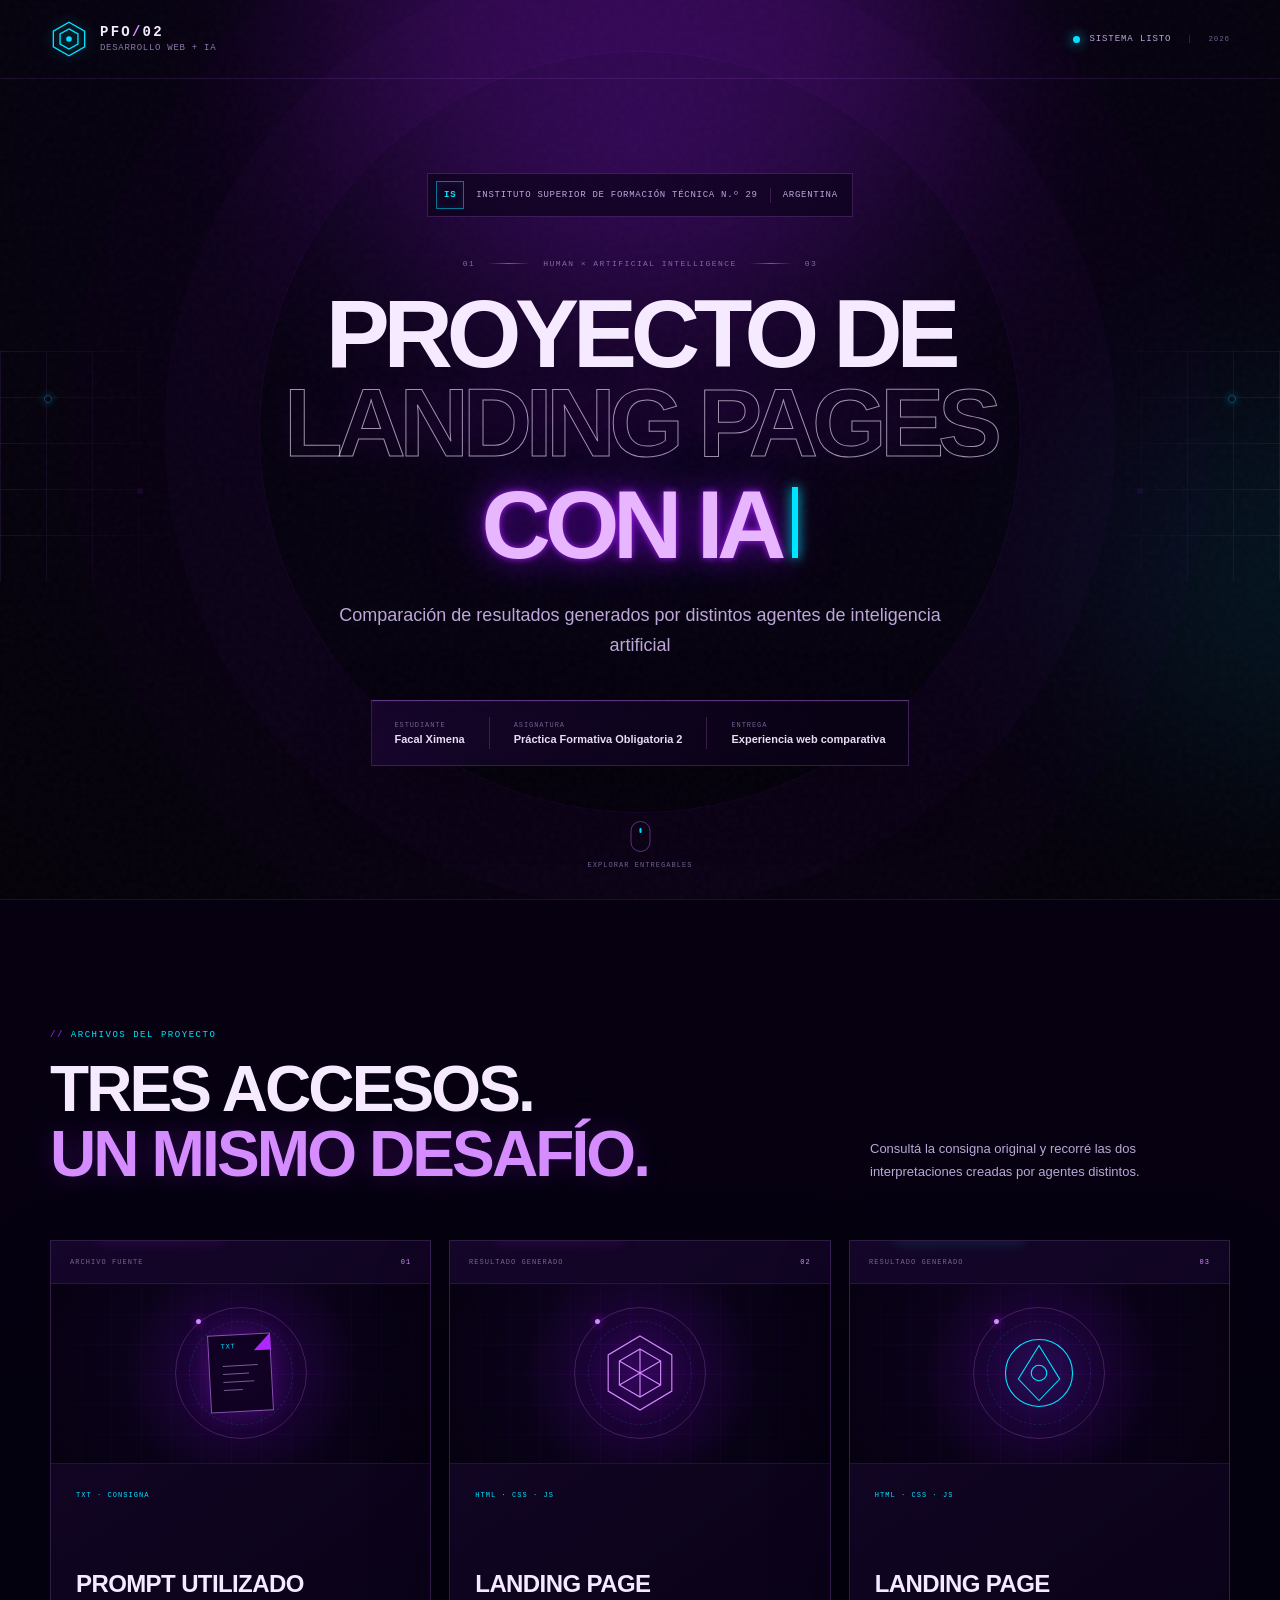
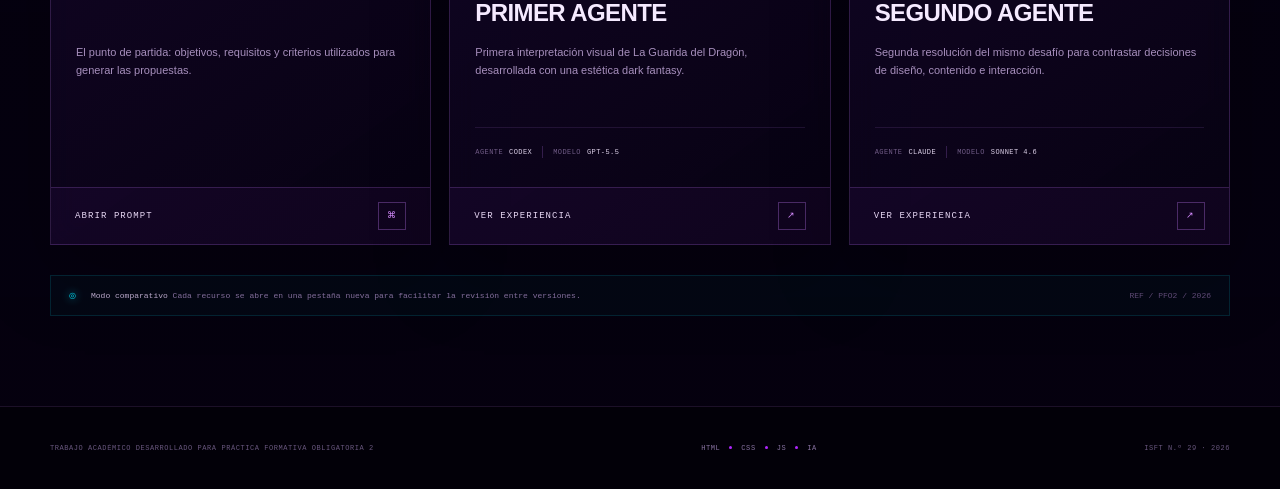
<file: index.html>
<!doctype html>
<html lang="es-AR">
<head>
  <meta charset="utf-8">
  <meta name="viewport" content="width=device-width, initial-scale=1">
  <meta name="description" content="Proyecto académico de comparación de landing pages generadas con inteligencia artificial.">
  <meta name="theme-color" content="#070012">
  <title>Proyecto de Landing Pages con IA | PFO 2</title>
  <link rel="stylesheet" href="styles.css">
</head>
<body>
  <a class="skip-link" href="#accesos">Ir a los accesos del proyecto</a>

  <div class="ambient" aria-hidden="true">
    <div class="ambient__orb ambient__orb--violet"></div>
    <div class="ambient__orb ambient__orb--cyan"></div>
    <div class="ambient__grid"></div>
    <div class="ambient__scanline"></div>
    <div class="ambient__noise"></div>
  </div>

  <header class="topbar">
    <div class="topbar__inner">
      <a class="identity" href="#inicio" aria-label="Volver al inicio">
        <span class="identity__mark" aria-hidden="true">
          <svg viewBox="0 0 34 34">
            <path d="M17 2 31 10v14l-14 8L3 24V10Z"/>
            <path d="m17 8 8 4.5v9L17 26l-8-4.5v-9Z"/>
            <circle cx="17" cy="17" r="2.5"/>
          </svg>
        </span>
        <span><strong>PFO<span>/</span>02</strong><small>Desarrollo web + IA</small></span>
      </a>

      <div class="system-status" aria-label="Estado del proyecto">
        <span class="system-status__dot"></span>
        <span>Sistema listo</span>
        <small>2026</small>
      </div>
    </div>
  </header>

  <main id="inicio">
    <section class="hero" aria-labelledby="page-title">
      <div class="hero__circuit hero__circuit--left" aria-hidden="true"></div>
      <div class="hero__circuit hero__circuit--right" aria-hidden="true"></div>

      <div class="hero__inner">
        <div class="academic-chip reveal">
          <span class="academic-chip__icon" aria-hidden="true">IS</span>
          <span>Instituto Superior de Formación Técnica N.º 29</span>
          <i aria-hidden="true"></i>
          <span>Argentina</span>
        </div>

        <div class="hero__eyebrow reveal" aria-hidden="true">
          <span>01</span><i></i><span>Human × Artificial Intelligence</span><i></i><span>03</span>
        </div>

        <h1 id="page-title" class="reveal">
          Proyecto de <span class="hero__outline">Landing Pages</span>
          <span class="hero__neon">con IA<span class="hero__cursor" aria-hidden="true"></span></span>
        </h1>

        <p class="hero__subtitle reveal">Comparación de resultados generados por distintos agentes de inteligencia artificial</p>

        <div class="student-card reveal" aria-label="Información académica">
          <div>
            <small>Estudiante</small>
            <strong>Facal Ximena</strong>
          </div>
          <span aria-hidden="true"></span>
          <div>
            <small>Asignatura</small>
            <strong>Práctica Formativa Obligatoria 2</strong>
          </div>
          <span aria-hidden="true"></span>
          <div>
            <small>Entrega</small>
            <strong>Experiencia web comparativa</strong>
          </div>
        </div>

        <a class="scroll-hint" href="#accesos">
          <span class="scroll-hint__mouse" aria-hidden="true"><i></i></span>
          Explorar entregables
        </a>
      </div>
    </section>

    <section class="access" id="accesos" aria-labelledby="access-title">
      <div class="section-shell">
        <div class="section-heading reveal">
          <div>
            <p class="kicker"><span aria-hidden="true">//</span> Archivos del proyecto</p>
            <h2 id="access-title">Tres accesos.<br><em>Un mismo desafío.</em></h2>
          </div>
          <p>Consultá la consigna original y recorré las dos interpretaciones creadas por agentes distintos.</p>
        </div>

        <div class="portal-grid">
          <article class="portal-card portal-card--prompt reveal">
            <div class="portal-card__topline">
              <span>Archivo fuente</span>
              <span>01</span>
            </div>
            <div class="portal-card__visual" aria-hidden="true">
              <div class="document-icon">
                <span></span><span></span><span></span><span></span>
              </div>
              <div class="portal-card__orbit"></div>
            </div>
            <div class="portal-card__content">
              <p class="portal-card__type">TXT · Consigna</p>
              <h3>Prompt utilizado</h3>
              <p>El punto de partida: objetivos, requisitos y criterios utilizados para generar las propuestas.</p>
            </div>
            <button class="portal-link" id="open-prompt" type="button" aria-haspopup="dialog" aria-controls="prompt-dialog">
              <span>Abrir prompt</span><i aria-hidden="true">⌘</i>
            </button>
          </article>

          <article class="portal-card portal-card--agent-one reveal">
            <div class="portal-card__topline">
              <span>Resultado generado</span>
              <span>02</span>
            </div>
            <div class="portal-card__visual" aria-hidden="true">
              <div class="agent-symbol agent-symbol--one">
                <svg viewBox="0 0 100 100">
                  <path d="M50 7 87 29v42L50 93 13 71V29Z"/>
                  <path d="M50 22 74 36v28L50 78 26 64V36Z"/>
                  <path d="m50 22 0 56M26 36l48 28M74 36 26 64"/>
                </svg>
              </div>
              <div class="portal-card__orbit"></div>
            </div>
            <div class="portal-card__content">
              <p class="portal-card__type">HTML · CSS · JS</p>
              <h3>Landing Page<br>Primer Agente</h3>
              <p>Primera interpretación visual de La Guarida del Dragón, desarrollada con una estética dark fantasy.</p>
              <!-- TODO: Reemplazar el nombre del agente o modelo aquí cuando corresponda. -->
              <div class="agent-data"><span>Agente</span><strong>Codex</strong><i></i><span>Modelo</span><strong>GPT-5.5</strong></div>
            </div>
            <!-- TODO: Reemplazar este href si cambia la ubicación final del primer agente. -->
            <a class="portal-link" href="./outputs/indexLPCodex.html" target="_blank" rel="noopener noreferrer" aria-label="Abrir la landing page del primer agente en una pestaña nueva">
              <span>Ver experiencia</span><i aria-hidden="true">↗</i>
            </a>
          </article>

          <article class="portal-card portal-card--agent-two reveal">
            <div class="portal-card__topline">
              <span>Resultado generado</span>
              <span>03</span>
            </div>
            <div class="portal-card__visual" aria-hidden="true">
              <div class="agent-symbol agent-symbol--two">
                <svg viewBox="0 0 100 100">
                  <circle cx="50" cy="50" r="39"/>
                  <path d="M26 57 50 18l24 39-24 25Z"/>
                  <circle cx="50" cy="50" r="9"/>
                </svg>
              </div>
              <div class="portal-card__orbit"></div>
            </div>
            <div class="portal-card__content">
              <p class="portal-card__type">HTML · CSS · JS</p>
              <h3>Landing Page<br>Segundo Agente</h3>
              <p>Segunda resolución del mismo desafío para contrastar decisiones de diseño, contenido e interacción.</p>
              <!-- TODO: Reemplazar el nombre del agente o modelo aquí cuando esté confirmado. -->
              <div class="agent-data"><span>Agente</span><strong>Claude</strong><i></i><span>Modelo</span><strong>Sonnet 4.6</strong></div>
            </div>
            <!-- TODO: Reemplazar este href si cambia la ubicación final del segundo agente. -->
            <a class="portal-link" href="./segunda-pagina/index.html" target="_blank" rel="noopener noreferrer" aria-label="Abrir la landing page del segundo agente en una pestaña nueva">
              <span>Ver experiencia</span><i aria-hidden="true">↗</i>
            </a>
          </article>
        </div>

        <div class="access-note reveal">
          <span aria-hidden="true">◎</span>
          <p><strong>Modo comparativo</strong> Cada recurso se abre en una pestaña nueva para facilitar la revisión entre versiones.</p>
          <span class="access-note__code">REF / PFO2 / 2026</span>
        </div>
      </div>
    </section>
  </main>

  <dialog class="terminal-dialog" id="prompt-dialog" aria-labelledby="terminal-title">
    <div class="terminal-window">
      <header class="terminal-window__bar">
        <div class="terminal-window__controls" aria-hidden="true">
          <span></span><span></span><span></span>
        </div>
        <p id="terminal-title"><span>bash</span> — prompt-utilizado.txt</p>
        <button class="terminal-window__close" id="close-prompt" type="button" aria-label="Cerrar prompt">×</button>
      </header>
      <div class="terminal-window__body" tabindex="0">
        <p class="terminal-command"><span>ximena@pfo2</span>:<i>~</i>$ cat prompt-utilizado.txt</p>
        <pre aria-label="Contenido del prompt"><code id="prompt-output"></code><span class="typing-cursor" id="typing-cursor" aria-hidden="true"></span></pre>
        <p class="terminal-command terminal-command--end"><span>ximena@pfo2</span>:<i>~</i>$ <em aria-hidden="true"></em></p>
      </div>
      <footer class="terminal-window__footer">
        <span>UTF-8</span><span id="line-count">leyendo archivo…</span><span>solo lectura</span>
      </footer>
    </div>
  </dialog>
  <textarea id="prompt-fallback" hidden aria-hidden="true">

# Rol y objetivo

Actuá como un/a diseñador/a UI/UX senior y desarrollador/a front-end especializado/a en landing pages comerciales de alto impacto visual.

Necesito que generes una landing page completa para una tienda ficticia argentina de juegos de mesa, juegos de estrategia y juegos de rol con estética dark fantasy, inspirada en mundos tipo Dungeons & Dragons, fantasía medieval, fuego, tabernas, mazmorras, grimorios, dados, dragones y estilo gótico.

La página debe estar orientada a la venta de juegos de mesa y juegos de rol para público argentino.

# Nombre y concepto de la marca

Nombre sugerido: **La Guarida del Dragón**

Concepto: una tienda especializada en juegos de mesa modernos, juegos expertos, juegos cooperativos, juegos de rol y aventuras narrativas. La marca debe sentirse como una mezcla entre tienda gamer, taberna medieval y refugio para jugadores expertos.

Tono de comunicación: épico, atractivo, comercial, pero no exageradamente infantil. Debe invitar a comprar, explorar el catálogo y sumarse a una comunidad de jugadores.

# Requisitos obligatorios de estructura

La landing page debe incluir sí o sí estas secciones:

1. **Header / Cabecera**

   * Logo o nombre de la marca.
   * Menú de navegación con anclas internas.
   * Links sugeridos: Inicio, Catálogo, Sobre nosotros, Comunidad, Contacto.
   * Debe ser responsive.
   * Puede tener efecto sticky o sombra sutil.

2. **Hero Section**

   * Título impactante.
   * Subtítulo breve.
   * Botón CTA principal.
   * Botón secundario opcional.
   * Estética visual fuerte: fuego, sombras, brillo naranja/rojo, textura oscura, fantasía medieval.
   * Debe comunicar rápidamente que es una tienda argentina de juegos de mesa y rol.

3. **Descripción / Sobre Nosotros**

   * Explicar que la tienda reúne juegos familiares, expertos y de rol.
   * Mencionar que está pensada para jugadores de Argentina.
   * Incluir una propuesta de valor: asesoramiento, preventas, juegos importados/editoriales reconocidas, comunidad y recomendaciones según nivel.

4. **Servicios / Características principales / Catálogo**

   * Esta sección debe funcionar como catálogo visual de productos.
   * Incluir tarjetas de juegos con nombre, breve descripción, precio en pesos argentinos, etiqueta de tipo de juego y botón de compra o consulta.
   * Usar moneda argentina con formato claro: `$57.500 ARS`, `$199.000 ARS`, etc.
   * Los precios deben mostrarse como “desde” o “precio de referencia”, porque la página es maquetada y no tendrá backend real.
   * Juegos sugeridos para incluir:

     * Catan: El Juego — desde $57.500 ARS.
     * Catan: ampliación 5-6 jugadores — desde $34.600 ARS.
     * Carcassonne — desde $41.700 ARS.
     * Carcassonne Big Box — desde $79.200 ARS.
     * El Señor de los Anillos: Destino de la Comunidad — desde $199.000 ARS.
     * SETI — desde $173.600 ARS.
     * Azul / Azul Duel — desde $64.800 ARS.
     * Dungeon Fighter — desde $54.300 ARS.
     * Onirim — desde $32.700 ARS.
     * Opcional: juegos de rol como Dragonbane, Daggerheart, Pathfinder, El Señor de los Anillos 5e o Warhammer Fantasy, con precio “consultar”.
   * Incluir filtros visuales o etiquetas como: Estrategia, Cooperativo, Familiar, Experto, Rol, Fantasía, Sci-Fi.
   * Si el entorno permite usar imágenes externas, usá imágenes relevantes con `alt` descriptivo.
   * Si no se puede garantizar el uso de imágenes reales o con licencia, generá placeholders visuales elegantes con CSS: cartas oscuras, dados, meeples, runas, dragones, tableros, fuego y bordes ornamentales.

5. **Testimonios / Reseñas**

   * Incluir 3 testimonios ficticios de clientes argentinos.
   * Deben sonar naturales.
   * Ejemplos de perfiles: jugador experto, grupo de amigos, persona que compró su primer juego.
   * Pueden tener nombres ficticios, estrellas o una frase destacada.

6. **Formulario de contacto**

   * Formulario visual, no necesita backend.
   * Campos: Nombre, Email, Tipo de consulta, Mensaje.
   * El campo “Tipo de consulta” puede tener opciones como: Comprar un juego, Recomendación, Juegos de rol, Preventa, Otro.
   * Botón CTA: “Enviar mensaje al gremio” o similar.
   * Agregar microcopy aclarando que es una maqueta visual.
   * Si usás JavaScript, podés simular un mensaje de confirmación sin enviar datos reales.

7. **Footer**

   * Nombre de la marca.
   * Links internos.
   * Redes sociales ficticias: Instagram, WhatsApp, Discord, YouTube.
   * Texto legal simple: “Precios de referencia. Sitio ficticio desarrollado con fines académicos.”
   * Mantener la estética dark fantasy.

# Estilo visual

La estética debe ser oscura, gótica y fantástica, con sensación de fuego y aventura.

Usar una paleta similar a:

* Negro carbón: `#080506`
* Bordó oscuro: `#1a0b0b`
* Rojo sangre: `#5b0f0f`
* Naranja fuego: `#f97316`
* Dorado antiguo: `#facc15`
* Gris piedra: `#2f2f35`
* Texto claro: `#f8f1e7`

Dirección visual:

* Fondo oscuro con gradientes suaves.
* Brillos tipo fuego.
* Bordes dorados o cobrizos.
* Cards con sombras profundas.
* Botones con hover brillante.
* Detalles de runas, dados, dragones, espadas o pergaminos, preferentemente generados con CSS o iconografía simple.
* Tipografía: combinar una fuente serif o display para títulos con una sans-serif legible para textos. Si usás Google Fonts, elegir algo similar a `Cinzel`, `MedievalSharp`, `Uncial Antiqua`, `Inter` o `Montserrat`. Si no hay acceso externo, usar fallbacks seguros.

Evitar:

* Una landing genérica tipo startup SaaS.
* Fondos blancos predominantes.
* Diseño demasiado infantil.
* Exceso de texto.
* Imágenes rotas.
* Cards desalineadas.
* Botones sin contraste.
* Texto placeholder tipo “Lorem ipsum”.

# Requisitos técnicos

Generá una landing page responsive y prolija.

Si estás trabajando en un entorno con archivos, creá o editá estos archivos:

* `index.html`
* `styles.css`
* `script.js`

Si no podés crear archivos, devolvé el código completo separado por archivo.

Usar preferentemente:

* HTML semántico.
* CSS moderno.
* JavaScript vanilla simple.
* Sin backend.
* Sin frameworks obligatorios.
* Si usás librerías externas, que sean mínimas y justificadas.

La página debe:

* Verse bien en desktop, tablet y mobile.
* Tener navegación por anclas.
* Tener estados hover/focus.
* Tener buen contraste.
* Usar `alt` en imágenes.
* Tener estructura accesible básica.
* Tener cards de productos claras.
* Mostrar precios en pesos argentinos.
* Incluir CTAs visibles.

# Contenido sugerido

Podés usar o adaptar estos textos:

Hero title:
“Entrá a la guarida donde comienzan las mejores aventuras”

Hero subtitle:
“Juegos de mesa, estrategia y rol para héroes, clanes y mesas argentinas.”

CTA principal:
“Explorar catálogo”

CTA secundario:
“Pedir recomendación”

Sobre nosotros:
“En La Guarida del Dragón reunimos juegos familiares, expertos y de rol para que cada mesa encuentre su próxima aventura. Desde clásicos como Catan y Carcassonne hasta campañas narrativas, cooperativos épicos y desafíos para jugadores exigentes.”

Beneficios:

* Juegos seleccionados por nivel de experiencia.
* Recomendaciones para grupos, parejas y campañas de rol.
* Catálogo con títulos familiares, expertos, cooperativos y narrativos.
* Comunidad para descubrir nuevas partidas.

Testimonios ficticios:

* “Compré Catan para jugar con amigos y terminé sumando expansiones. Me asesoraron muy bien.” — Martín, CABA.
* “Buscaba algo más experto y me recomendaron SETI. Excelente experiencia.” — Laura, Quilmes.
* “Arrancamos con rol por primera vez y nos guiaron con manuales y dados. Súper claro.” — Nico, Lanús.

# Interacción opcional

Agregar en JavaScript:

* Botón de menú hamburguesa en mobile.
* Simulación de envío del formulario con un mensaje visual.
* Botones de producto que muestren un mensaje tipo “Producto agregado a la lista de consulta”.
* Scroll suave para navegación interna.

# Criterios de éxito

Antes de finalizar, verificá que:

1. La landing incluye header, hero, sobre nosotros, catálogo/servicios, testimonios, formulario y footer.
2. La estética es dark fantasy/gótica con fuego, no una página genérica.
3. Hay juegos concretos con precios en ARS.
4. La página está orientada a Argentina.
5. El catálogo incluye Catan, Carcassonne, El Señor de los Anillos, SETI, Azul/Azul Duel y juegos de rol o expertos.
6. El formulario está maquetado visualmente.
7. El diseño es responsive.
8. No hay imágenes rotas.
9. No hay texto “Lorem ipsum”.
10. El código está ordenado, comentado solo donde sea útil y listo para ejecutar.

# Entrega esperada

Implementá directamente la landing page.

Al finalizar, entregá:

1. Una breve explicación de qué se creó.
2. La lista de archivos generados o modificados.
3. Cualquier aclaración importante, por ejemplo si las imágenes son placeholders o si los precios son de referencia.

</textarea>

  <footer class="footer">
    <div class="footer__inner">
      <p>Trabajo académico desarrollado para Práctica Formativa Obligatoria 2</p>
      <div aria-label="Tecnologías empleadas"><span>HTML</span><i></i><span>CSS</span><i></i><span>JS</span><i></i><span>IA</span></div>
      <p>ISFT N.º 29 · <span id="year">2026</span></p>
    </div>
  </footer>

  <script src="script.js"></script>
</body>
</html>
</file>
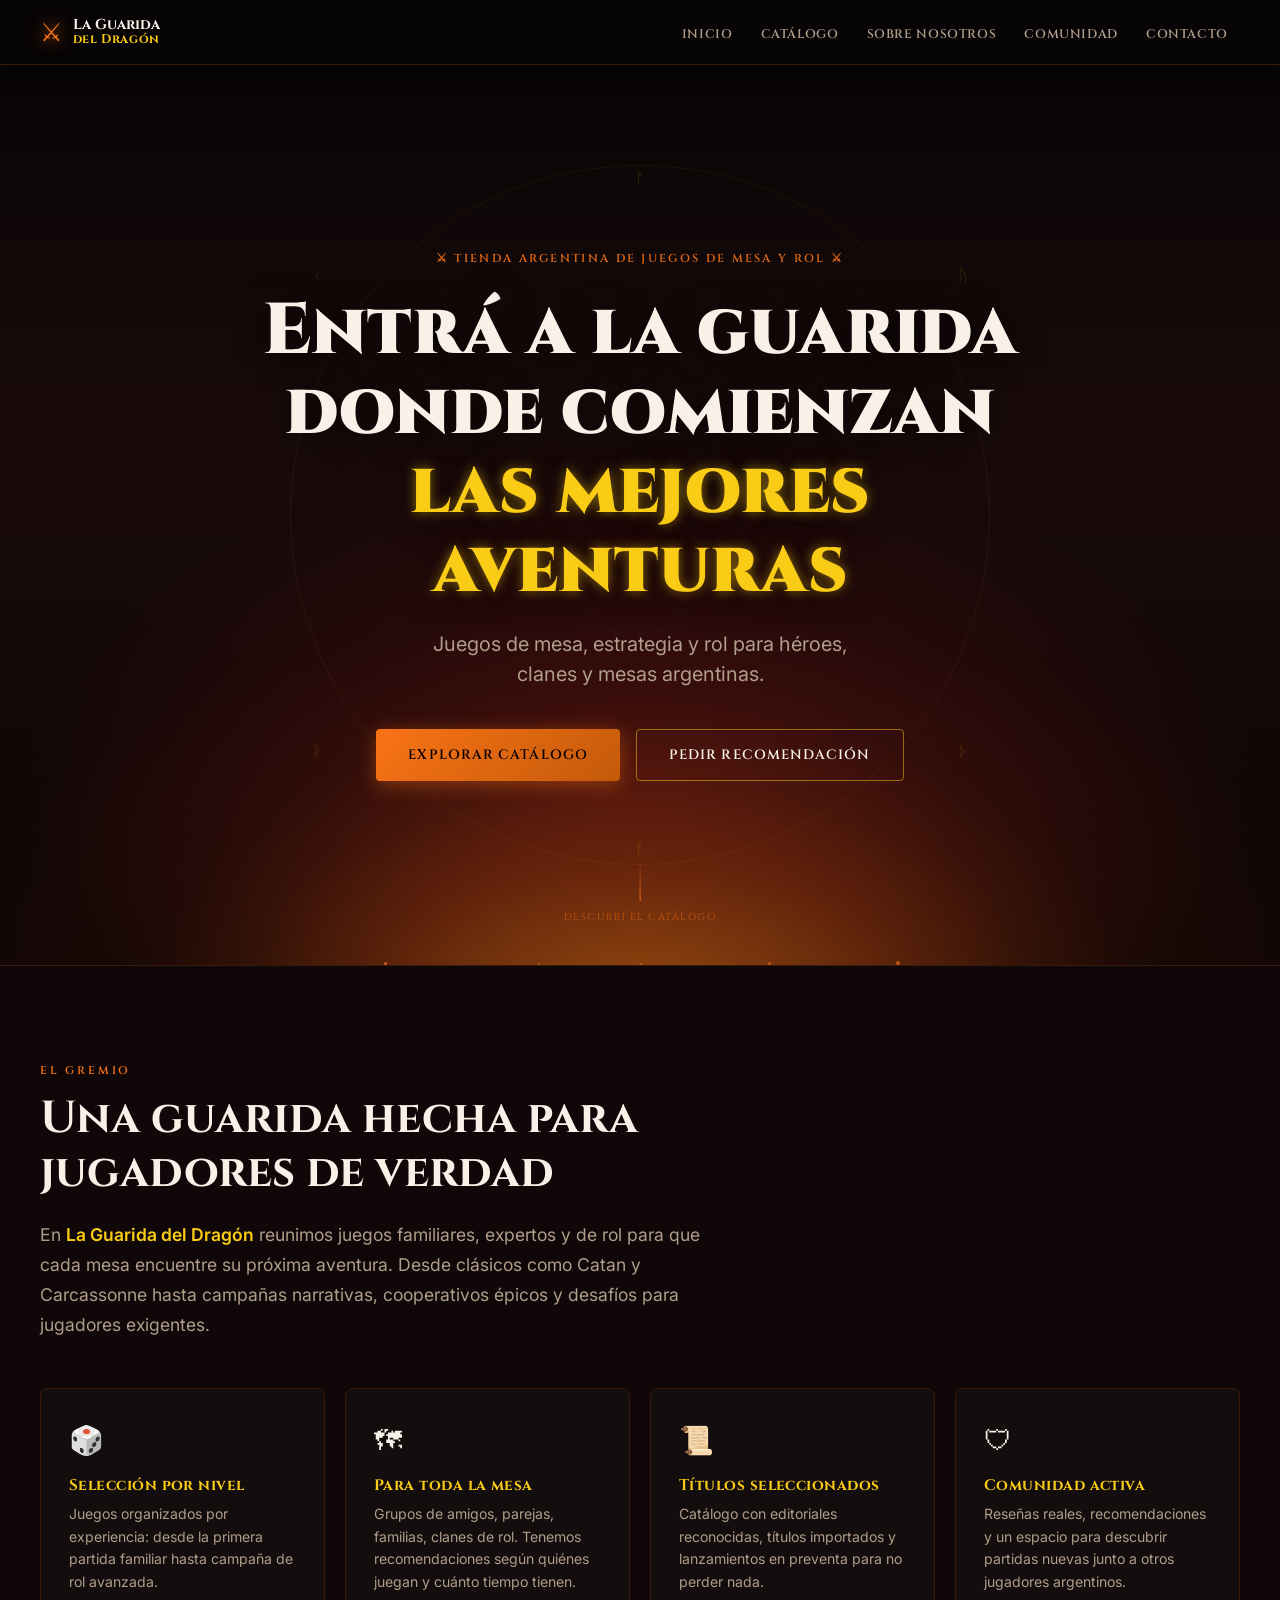
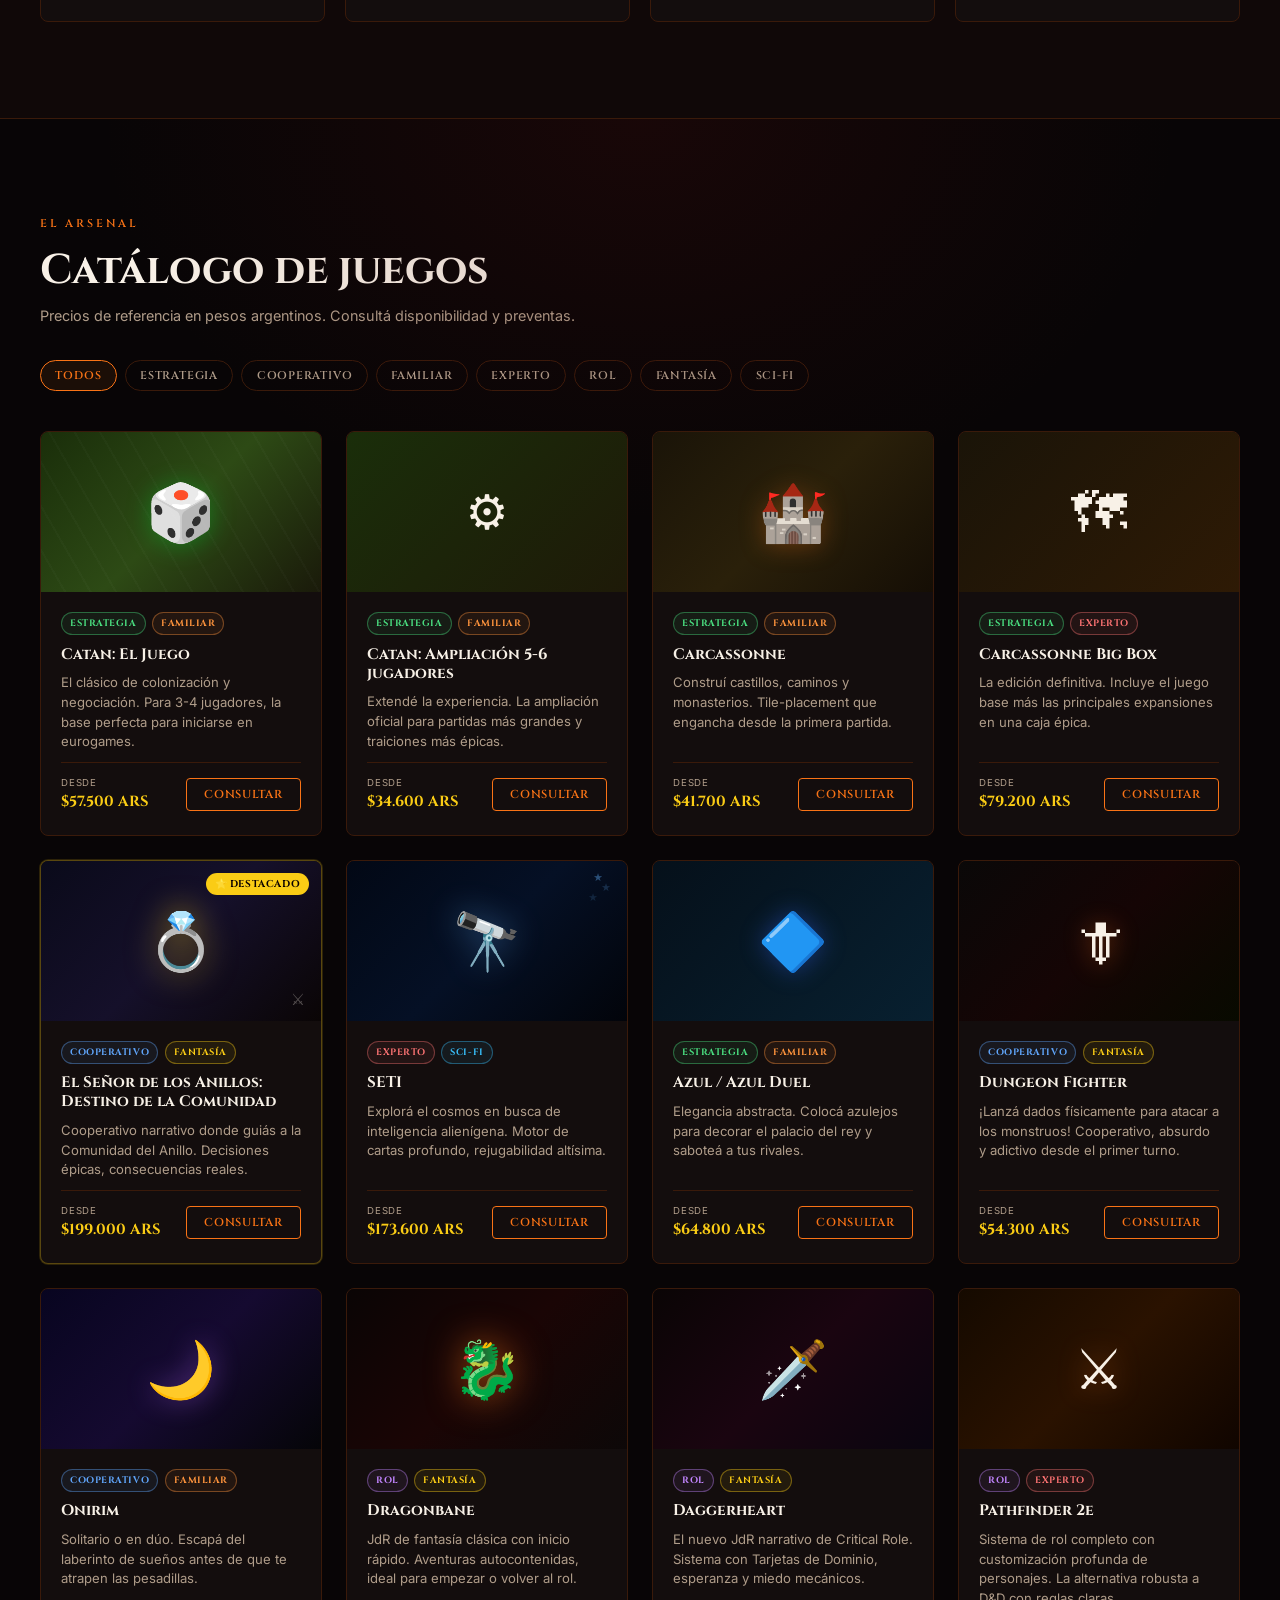
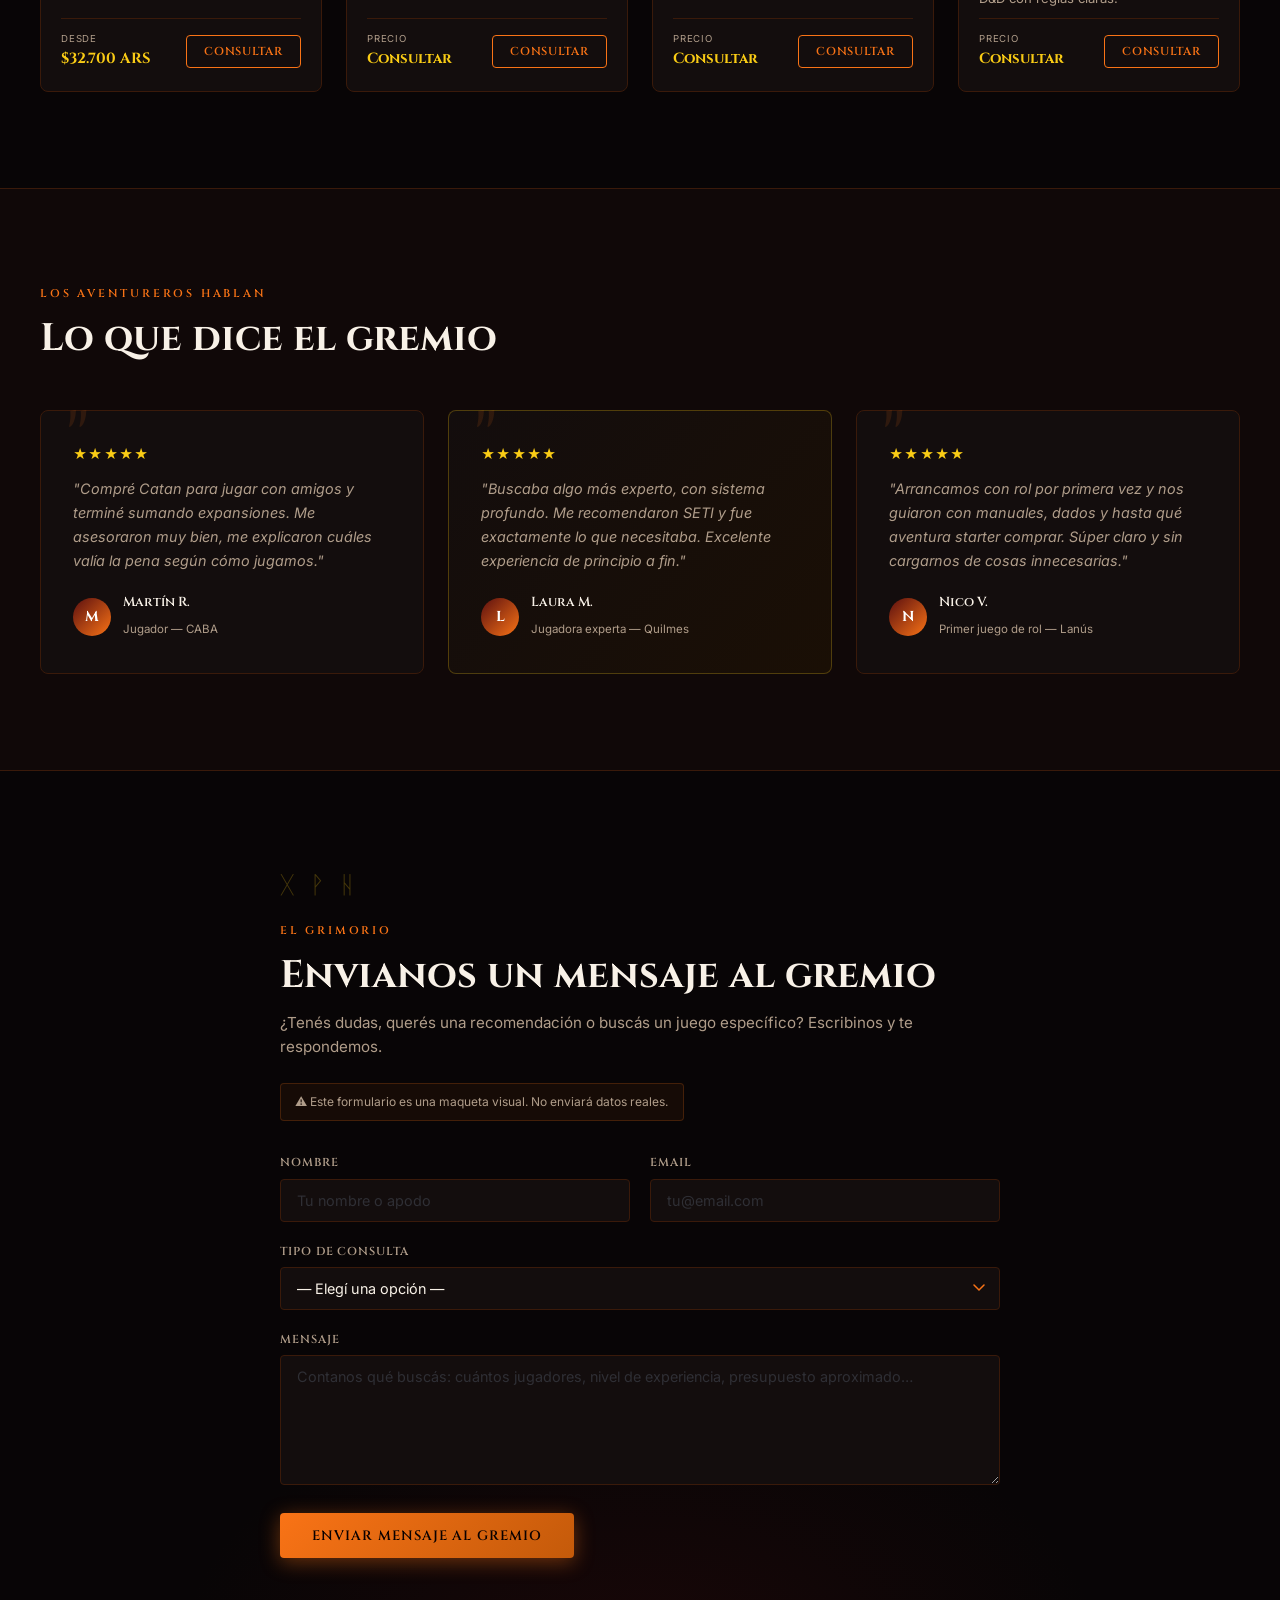
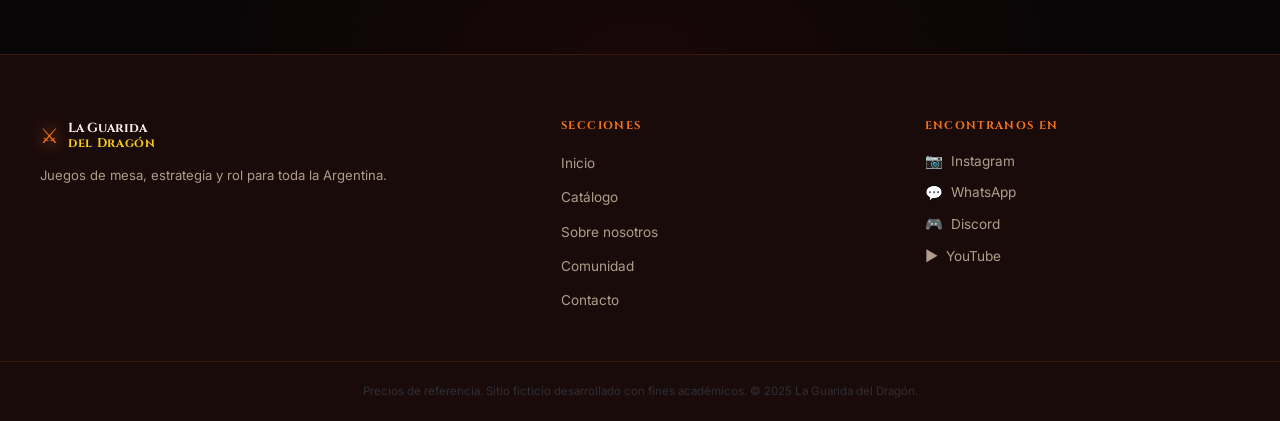
<file: segunda-pagina/index.html>
<!DOCTYPE html>
<html lang="es-AR">
<head>
  <meta charset="UTF-8" />
  <meta name="viewport" content="width=device-width, initial-scale=1.0" />
  <title>La Guarida del Dragón — Juegos de Mesa y Rol en Argentina</title>
  <meta name="description" content="Tienda argentina de juegos de mesa, estrategia y rol. Catan, Carcassonne, Pathfinder y más. Asesoramiento para toda la mesa." />
  <link rel="preconnect" href="https://fonts.googleapis.com" />
  <link rel="preconnect" href="https://fonts.gstatic.com" crossorigin />
  <link href="https://fonts.googleapis.com/css2?family=Cinzel:wght@400;600;700;900&family=Inter:wght@300;400;500;600&display=swap" rel="stylesheet" />
  <link rel="stylesheet" href="styles.css" />
</head>
<body>

  <!-- ============================================================
       HEADER
  ============================================================ -->
  <header class="site-header" id="inicio">
    <div class="header-inner">
      <a href="#inicio" class="logo" aria-label="La Guarida del Dragón — inicio">
        <span class="logo-icon" aria-hidden="true">⚔</span>
        <span class="logo-text">La Guarida<br><em>del Dragón</em></span>
      </a>

      <nav class="main-nav" aria-label="Navegación principal">
        <ul>
          <li><a href="#inicio">Inicio</a></li>
          <li><a href="#catalogo">Catálogo</a></li>
          <li><a href="#nosotros">Sobre nosotros</a></li>
          <li><a href="#comunidad">Comunidad</a></li>
          <li><a href="#contacto">Contacto</a></li>
        </ul>
      </nav>

      <button class="hamburger" aria-label="Abrir menú" aria-expanded="false" aria-controls="mobile-menu">
        <span></span><span></span><span></span>
      </button>
    </div>

    <!-- Mobile menu -->
    <nav class="mobile-nav" id="mobile-menu" aria-hidden="true">
      <ul>
        <li><a href="#inicio">Inicio</a></li>
        <li><a href="#catalogo">Catálogo</a></li>
        <li><a href="#nosotros">Sobre nosotros</a></li>
        <li><a href="#comunidad">Comunidad</a></li>
        <li><a href="#contacto">Contacto</a></li>
      </ul>
    </nav>
  </header>

  <main>

    <!-- ============================================================
         HERO
    ============================================================ -->
    <section class="hero" aria-labelledby="hero-title">
      <!-- Animated fire layers -->
      <div class="fire-bg" aria-hidden="true">
        <div class="ember ember-1"></div>
        <div class="ember ember-2"></div>
        <div class="ember ember-3"></div>
        <div class="ember ember-4"></div>
        <div class="ember ember-5"></div>
        <div class="flame-base"></div>
        <div class="flame-base flame-mid"></div>
      </div>

      <!-- Decorative runes -->
      <div class="rune-ring" aria-hidden="true">
        <span class="rune">ᚠ</span><span class="rune">ᚢ</span>
        <span class="rune">ᚦ</span><span class="rune">ᚨ</span>
        <span class="rune">ᚱ</span><span class="rune">ᚲ</span>
      </div>

      <div class="hero-content">
        <p class="hero-eyebrow">⚔ Tienda argentina de juegos de mesa y rol ⚔</p>
        <h1 id="hero-title">
          Entrá a la guarida<br />donde comienzan<br />
          <span class="hero-highlight">las mejores aventuras</span>
        </h1>
        <p class="hero-sub">
          Juegos de mesa, estrategia y rol para héroes,<br class="br-desktop" />clanes y mesas argentinas.
        </p>
        <div class="hero-ctas">
          <a href="#catalogo" class="btn btn-primary">Explorar catálogo</a>
          <a href="#contacto" class="btn btn-secondary">Pedir recomendación</a>
        </div>
      </div>

      <!-- Scroll indicator -->
      <div class="scroll-cue" aria-hidden="true">
        <span class="scroll-cue-line"></span>
        <span class="scroll-cue-text">Descubrí el catálogo</span>
      </div>
    </section>

    <!-- ============================================================
         SOBRE NOSOTROS
    ============================================================ -->
    <section class="about" id="nosotros" aria-labelledby="about-title">
      <div class="container">
        <div class="section-label">El gremio</div>
        <h2 id="about-title">Una guarida hecha para jugadores de verdad</h2>
        <p class="about-lead">
          En <strong>La Guarida del Dragón</strong> reunimos juegos familiares, expertos y de rol para que cada mesa encuentre su próxima aventura. Desde clásicos como Catan y Carcassonne hasta campañas narrativas, cooperativos épicos y desafíos para jugadores exigentes.
        </p>

        <div class="about-grid">
          <article class="about-card">
            <div class="about-icon" aria-hidden="true">🎲</div>
            <h3>Selección por nivel</h3>
            <p>Juegos organizados por experiencia: desde la primera partida familiar hasta campaña de rol avanzada.</p>
          </article>
          <article class="about-card">
            <div class="about-icon" aria-hidden="true">🗺</div>
            <h3>Para toda la mesa</h3>
            <p>Grupos de amigos, parejas, familias, clanes de rol. Tenemos recomendaciones según quiénes juegan y cuánto tiempo tienen.</p>
          </article>
          <article class="about-card">
            <div class="about-icon" aria-hidden="true">📜</div>
            <h3>Títulos seleccionados</h3>
            <p>Catálogo con editoriales reconocidas, títulos importados y lanzamientos en preventa para no perder nada.</p>
          </article>
          <article class="about-card">
            <div class="about-icon" aria-hidden="true">🛡</div>
            <h3>Comunidad activa</h3>
            <p>Reseñas reales, recomendaciones y un espacio para descubrir partidas nuevas junto a otros jugadores argentinos.</p>
          </article>
        </div>
      </div>
    </section>

    <!-- ============================================================
         CATÁLOGO
    ============================================================ -->
    <section class="catalog" id="catalogo" aria-labelledby="catalog-title">
      <div class="container">
        <div class="section-label">El arsenal</div>
        <h2 id="catalog-title">Catálogo de juegos</h2>
        <p class="catalog-lead">Precios de referencia en pesos argentinos. Consultá disponibilidad y preventas.</p>

        <!-- Filtros -->
        <div class="catalog-filters" role="group" aria-label="Filtrar por categoría">
          <button class="filter-btn active" data-filter="all">Todos</button>
          <button class="filter-btn" data-filter="estrategia">Estrategia</button>
          <button class="filter-btn" data-filter="cooperativo">Cooperativo</button>
          <button class="filter-btn" data-filter="familiar">Familiar</button>
          <button class="filter-btn" data-filter="experto">Experto</button>
          <button class="filter-btn" data-filter="rol">Rol</button>
          <button class="filter-btn" data-filter="fantasia">Fantasía</button>
          <button class="filter-btn" data-filter="sci-fi">Sci-Fi</button>
        </div>

        <!-- Grilla de productos -->
        <div class="catalog-grid" id="catalog-grid">

          <!-- Catan -->
          <article class="product-card" data-categories="estrategia familiar">
            <div class="product-art catan-art" aria-label="Tablero de Catan con hexágonos de recursos"></div>
            <div class="product-body">
              <div class="product-tags">
                <span class="tag tag-estrategia">Estrategia</span>
                <span class="tag tag-familiar">Familiar</span>
              </div>
              <h3 class="product-name">Catan: El Juego</h3>
              <p class="product-desc">El clásico de colonización y negociación. Para 3-4 jugadores, la base perfecta para iniciarse en eurogames.</p>
              <div class="product-footer">
                <div class="product-price">
                  <span class="price-label">desde</span>
                  <span class="price-amount">$57.500 ARS</span>
                </div>
                <button class="btn-product" data-product="Catan: El Juego">Consultar</button>
              </div>
            </div>
          </article>

          <!-- Catan expansión -->
          <article class="product-card" data-categories="estrategia familiar">
            <div class="product-art catan-exp-art" aria-label="Ampliación Catan con piezas adicionales para más jugadores"></div>
            <div class="product-body">
              <div class="product-tags">
                <span class="tag tag-estrategia">Estrategia</span>
                <span class="tag tag-familiar">Familiar</span>
              </div>
              <h3 class="product-name">Catan: Ampliación 5-6 jugadores</h3>
              <p class="product-desc">Extendé la experiencia. La ampliación oficial para partidas más grandes y traiciones más épicas.</p>
              <div class="product-footer">
                <div class="product-price">
                  <span class="price-label">desde</span>
                  <span class="price-amount">$34.600 ARS</span>
                </div>
                <button class="btn-product" data-product="Catan Expansión 5-6">Consultar</button>
              </div>
            </div>
          </article>

          <!-- Carcassonne -->
          <article class="product-card" data-categories="estrategia familiar">
            <div class="product-art carc-art" aria-label="Fichas de paisaje medieval de Carcassonne"></div>
            <div class="product-body">
              <div class="product-tags">
                <span class="tag tag-estrategia">Estrategia</span>
                <span class="tag tag-familiar">Familiar</span>
              </div>
              <h3 class="product-name">Carcassonne</h3>
              <p class="product-desc">Construí castillos, caminos y monasterios. Tile-placement que engancha desde la primera partida.</p>
              <div class="product-footer">
                <div class="product-price">
                  <span class="price-label">desde</span>
                  <span class="price-amount">$41.700 ARS</span>
                </div>
                <button class="btn-product" data-product="Carcassonne">Consultar</button>
              </div>
            </div>
          </article>

          <!-- Carcassonne Big Box -->
          <article class="product-card" data-categories="estrategia familiar experto">
            <div class="product-art carc-bb-art" aria-label="Carcassonne Big Box con todas las expansiones clásicas incluidas"></div>
            <div class="product-body">
              <div class="product-tags">
                <span class="tag tag-estrategia">Estrategia</span>
                <span class="tag tag-experto">Experto</span>
              </div>
              <h3 class="product-name">Carcassonne Big Box</h3>
              <p class="product-desc">La edición definitiva. Incluye el juego base más las principales expansiones en una caja épica.</p>
              <div class="product-footer">
                <div class="product-price">
                  <span class="price-label">desde</span>
                  <span class="price-amount">$79.200 ARS</span>
                </div>
                <button class="btn-product" data-product="Carcassonne Big Box">Consultar</button>
              </div>
            </div>
          </article>

          <!-- LOTR Destino -->
          <article class="product-card featured" data-categories="cooperativo fantasia experto">
            <div class="product-badge">⭐ Destacado</div>
            <div class="product-art lotr-art" aria-label="Emblema del Señor de los Anillos con el Ojo de Sauron"></div>
            <div class="product-body">
              <div class="product-tags">
                <span class="tag tag-cooperativo">Cooperativo</span>
                <span class="tag tag-fantasia">Fantasía</span>
              </div>
              <h3 class="product-name">El Señor de los Anillos: Destino de la Comunidad</h3>
              <p class="product-desc">Cooperativo narrativo donde guiás a la Comunidad del Anillo. Decisiones épicas, consecuencias reales.</p>
              <div class="product-footer">
                <div class="product-price">
                  <span class="price-label">desde</span>
                  <span class="price-amount">$199.000 ARS</span>
                </div>
                <button class="btn-product" data-product="SdlA: Destino de la Comunidad">Consultar</button>
              </div>
            </div>
          </article>

          <!-- SETI -->
          <article class="product-card" data-categories="experto sci-fi">
            <div class="product-art seti-art" aria-label="Ilustración cósmica con señales de radio para el juego SETI"></div>
            <div class="product-body">
              <div class="product-tags">
                <span class="tag tag-experto">Experto</span>
                <span class="tag tag-sci-fi">Sci-Fi</span>
              </div>
              <h3 class="product-name">SETI</h3>
              <p class="product-desc">Explorá el cosmos en busca de inteligencia alienígena. Motor de cartas profundo, rejugabilidad altísima.</p>
              <div class="product-footer">
                <div class="product-price">
                  <span class="price-label">desde</span>
                  <span class="price-amount">$173.600 ARS</span>
                </div>
                <button class="btn-product" data-product="SETI">Consultar</button>
              </div>
            </div>
          </article>

          <!-- Azul -->
          <article class="product-card" data-categories="estrategia familiar">
            <div class="product-art azul-art" aria-label="Fichas de azulejos del juego Azul en patrón geométrico"></div>
            <div class="product-body">
              <div class="product-tags">
                <span class="tag tag-estrategia">Estrategia</span>
                <span class="tag tag-familiar">Familiar</span>
              </div>
              <h3 class="product-name">Azul / Azul Duel</h3>
              <p class="product-desc">Elegancia abstracta. Colocá azulejos para decorar el palacio del rey y saboteá a tus rivales.</p>
              <div class="product-footer">
                <div class="product-price">
                  <span class="price-label">desde</span>
                  <span class="price-amount">$64.800 ARS</span>
                </div>
                <button class="btn-product" data-product="Azul / Azul Duel">Consultar</button>
              </div>
            </div>
          </article>

          <!-- Dungeon Fighter -->
          <article class="product-card" data-categories="cooperativo fantasia familiar">
            <div class="product-art dungeon-art" aria-label="Mazmorra oscura con dados y héroes del juego Dungeon Fighter"></div>
            <div class="product-body">
              <div class="product-tags">
                <span class="tag tag-cooperativo">Cooperativo</span>
                <span class="tag tag-fantasia">Fantasía</span>
              </div>
              <h3 class="product-name">Dungeon Fighter</h3>
              <p class="product-desc">¡Lanzá dados físicamente para atacar a los monstruos! Cooperativo, absurdo y adictivo desde el primer turno.</p>
              <div class="product-footer">
                <div class="product-price">
                  <span class="price-label">desde</span>
                  <span class="price-amount">$54.300 ARS</span>
                </div>
                <button class="btn-product" data-product="Dungeon Fighter">Consultar</button>
              </div>
            </div>
          </article>

          <!-- Onirim -->
          <article class="product-card" data-categories="cooperativo familiar">
            <div class="product-art onirim-art" aria-label="Puertas y sueños del laberinto onírico del juego Onirim"></div>
            <div class="product-body">
              <div class="product-tags">
                <span class="tag tag-cooperativo">Cooperativo</span>
                <span class="tag tag-familiar">Familiar</span>
              </div>
              <h3 class="product-name">Onirim</h3>
              <p class="product-desc">Solitario o en dúo. Escapá del laberinto de sueños antes de que te atrapen las pesadillas.</p>
              <div class="product-footer">
                <div class="product-price">
                  <span class="price-label">desde</span>
                  <span class="price-amount">$32.700 ARS</span>
                </div>
                <button class="btn-product" data-product="Onirim">Consultar</button>
              </div>
            </div>
          </article>

          <!-- Dragonbane -->
          <article class="product-card" data-categories="rol fantasia">
            <div class="product-art dragonbane-art" aria-label="Dragón estilizado para el juego de rol Dragonbane"></div>
            <div class="product-body">
              <div class="product-tags">
                <span class="tag tag-rol">Rol</span>
                <span class="tag tag-fantasia">Fantasía</span>
              </div>
              <h3 class="product-name">Dragonbane</h3>
              <p class="product-desc">JdR de fantasía clásica con inicio rápido. Aventuras autocontenidas, ideal para empezar o volver al rol.</p>
              <div class="product-footer">
                <div class="product-price">
                  <span class="price-label">precio</span>
                  <span class="price-amount">Consultar</span>
                </div>
                <button class="btn-product" data-product="Dragonbane">Consultar</button>
              </div>
            </div>
          </article>

          <!-- Daggerheart -->
          <article class="product-card" data-categories="rol fantasia cooperativo">
            <div class="product-art daggerheart-art" aria-label="Dagas cruzadas con corazón para el juego de rol Daggerheart"></div>
            <div class="product-body">
              <div class="product-tags">
                <span class="tag tag-rol">Rol</span>
                <span class="tag tag-fantasia">Fantasía</span>
              </div>
              <h3 class="product-name">Daggerheart</h3>
              <p class="product-desc">El nuevo JdR narrativo de Critical Role. Sistema con Tarjetas de Dominio, esperanza y miedo mecánicos.</p>
              <div class="product-footer">
                <div class="product-price">
                  <span class="price-label">precio</span>
                  <span class="price-amount">Consultar</span>
                </div>
                <button class="btn-product" data-product="Daggerheart">Consultar</button>
              </div>
            </div>
          </article>

          <!-- Pathfinder -->
          <article class="product-card" data-categories="rol fantasia experto">
            <div class="product-art pathfinder-art" aria-label="Símbolo de Pathfinder con guerrero y runas mágicas"></div>
            <div class="product-body">
              <div class="product-tags">
                <span class="tag tag-rol">Rol</span>
                <span class="tag tag-experto">Experto</span>
              </div>
              <h3 class="product-name">Pathfinder 2e</h3>
              <p class="product-desc">Sistema de rol completo con customización profunda de personajes. La alternativa robusta a D&D con reglas claras.</p>
              <div class="product-footer">
                <div class="product-price">
                  <span class="price-label">precio</span>
                  <span class="price-amount">Consultar</span>
                </div>
                <button class="btn-product" data-product="Pathfinder 2e">Consultar</button>
              </div>
            </div>
          </article>

        </div><!-- /catalog-grid -->

        <!-- Toast de producto -->
        <div class="product-toast" id="product-toast" role="status" aria-live="polite"></div>

      </div>
    </section>

    <!-- ============================================================
         COMUNIDAD / TESTIMONIOS
    ============================================================ -->
    <section class="community" id="comunidad" aria-labelledby="community-title">
      <div class="container">
        <div class="section-label">Los aventureros hablan</div>
        <h2 id="community-title">Lo que dice el gremio</h2>

        <div class="testimonials-grid">

          <blockquote class="testimonial-card">
            <div class="testimonial-stars" aria-label="5 de 5 estrellas">★★★★★</div>
            <p>"Compré Catan para jugar con amigos y terminé sumando expansiones. Me asesoraron muy bien, me explicaron cuáles valía la pena según cómo jugamos."</p>
            <footer>
              <div class="testimonial-avatar" aria-hidden="true">M</div>
              <cite>
                <strong>Martín R.</strong>
                <span>Jugador — CABA</span>
              </cite>
            </footer>
          </blockquote>

          <blockquote class="testimonial-card featured-quote">
            <div class="testimonial-stars" aria-label="5 de 5 estrellas">★★★★★</div>
            <p>"Buscaba algo más experto, con sistema profundo. Me recomendaron SETI y fue exactamente lo que necesitaba. Excelente experiencia de principio a fin."</p>
            <footer>
              <div class="testimonial-avatar" aria-hidden="true">L</div>
              <cite>
                <strong>Laura M.</strong>
                <span>Jugadora experta — Quilmes</span>
              </cite>
            </footer>
          </blockquote>

          <blockquote class="testimonial-card">
            <div class="testimonial-stars" aria-label="5 de 5 estrellas">★★★★★</div>
            <p>"Arrancamos con rol por primera vez y nos guiaron con manuales, dados y hasta qué aventura starter comprar. Súper claro y sin cargarnos de cosas innecesarias."</p>
            <footer>
              <div class="testimonial-avatar" aria-hidden="true">N</div>
              <cite>
                <strong>Nico V.</strong>
                <span>Primer juego de rol — Lanús</span>
              </cite>
            </footer>
          </blockquote>

        </div>
      </div>
    </section>

    <!-- ============================================================
         FORMULARIO DE CONTACTO
    ============================================================ -->
    <section class="contact" id="contacto" aria-labelledby="contact-title">
      <div class="container contact-inner">
        <div class="contact-deco" aria-hidden="true">
          <span class="deco-rune">ᚷ</span>
          <span class="deco-rune">ᚹ</span>
          <span class="deco-rune">ᚺ</span>
        </div>

        <div class="section-label">El grimorio</div>
        <h2 id="contact-title">Envianos un mensaje al gremio</h2>
        <p class="contact-lead">¿Tenés dudas, querés una recomendación o buscás un juego específico? Escribinos y te respondemos.</p>

        <p class="contact-notice">
          ⚠ Este formulario es una maqueta visual. No enviará datos reales.
        </p>

        <form class="contact-form" id="contact-form" novalidate>
          <div class="form-row">
            <div class="form-group">
              <label for="contact-name">Nombre</label>
              <input type="text" id="contact-name" name="name" placeholder="Tu nombre o apodo" autocomplete="name" />
            </div>
            <div class="form-group">
              <label for="contact-email">Email</label>
              <input type="email" id="contact-email" name="email" placeholder="tu@email.com" autocomplete="email" />
            </div>
          </div>

          <div class="form-group">
            <label for="contact-type">Tipo de consulta</label>
            <select id="contact-type" name="type">
              <option value="">— Elegí una opción —</option>
              <option value="compra">Comprar un juego</option>
              <option value="recomendacion">Recomendación personalizada</option>
              <option value="rol">Juegos de rol</option>
              <option value="preventa">Preventa</option>
              <option value="otro">Otro</option>
            </select>
          </div>

          <div class="form-group">
            <label for="contact-message">Mensaje</label>
            <textarea id="contact-message" name="message" rows="5" placeholder="Contanos qué buscás: cuántos jugadores, nivel de experiencia, presupuesto aproximado…"></textarea>
          </div>

          <button type="submit" class="btn btn-primary btn-form">
            Enviar mensaje al gremio
          </button>
        </form>

        <!-- Confirmation message -->
        <div class="form-success" id="form-success" role="status" aria-live="polite" hidden>
          <span class="success-icon">🐉</span>
          <strong>¡Mensaje enviado al gremio!</strong>
          <p>Te responderemos a la brevedad. Que comience la aventura.</p>
        </div>

      </div>
    </section>

  </main>

  <!-- ============================================================
       FOOTER
  ============================================================ -->
  <footer class="site-footer">
    <div class="container footer-inner">
      <div class="footer-brand">
        <a href="#inicio" class="logo logo-sm" aria-label="Volver al inicio">
          <span class="logo-icon" aria-hidden="true">⚔</span>
          <span class="logo-text">La Guarida<br><em>del Dragón</em></span>
        </a>
        <p class="footer-tagline">Juegos de mesa, estrategia y rol para toda la Argentina.</p>
      </div>

      <nav class="footer-nav" aria-label="Navegación secundaria">
        <h3>Secciones</h3>
        <ul>
          <li><a href="#inicio">Inicio</a></li>
          <li><a href="#catalogo">Catálogo</a></li>
          <li><a href="#nosotros">Sobre nosotros</a></li>
          <li><a href="#comunidad">Comunidad</a></li>
          <li><a href="#contacto">Contacto</a></li>
        </ul>
      </nav>

      <div class="footer-social">
        <h3>Encontranos en</h3>
        <ul>
          <li>
            <a href="#" aria-label="Instagram de La Guarida del Dragón" class="social-link">
              <span class="social-icon" aria-hidden="true">📷</span> Instagram
            </a>
          </li>
          <li>
            <a href="#" aria-label="WhatsApp de La Guarida del Dragón" class="social-link">
              <span class="social-icon" aria-hidden="true">💬</span> WhatsApp
            </a>
          </li>
          <li>
            <a href="#" aria-label="Discord de La Guarida del Dragón" class="social-link">
              <span class="social-icon" aria-hidden="true">🎮</span> Discord
            </a>
          </li>
          <li>
            <a href="#" aria-label="YouTube de La Guarida del Dragón" class="social-link">
              <span class="social-icon" aria-hidden="true">▶</span> YouTube
            </a>
          </li>
        </ul>
      </div>
    </div>

    <div class="footer-legal">
      <div class="container">
        <p>Precios de referencia. Sitio ficticio desarrollado con fines académicos. © 2025 La Guarida del Dragón.</p>
      </div>
    </div>
  </footer>

  <script src="script.js"></script>
</body>
</html>
</file>
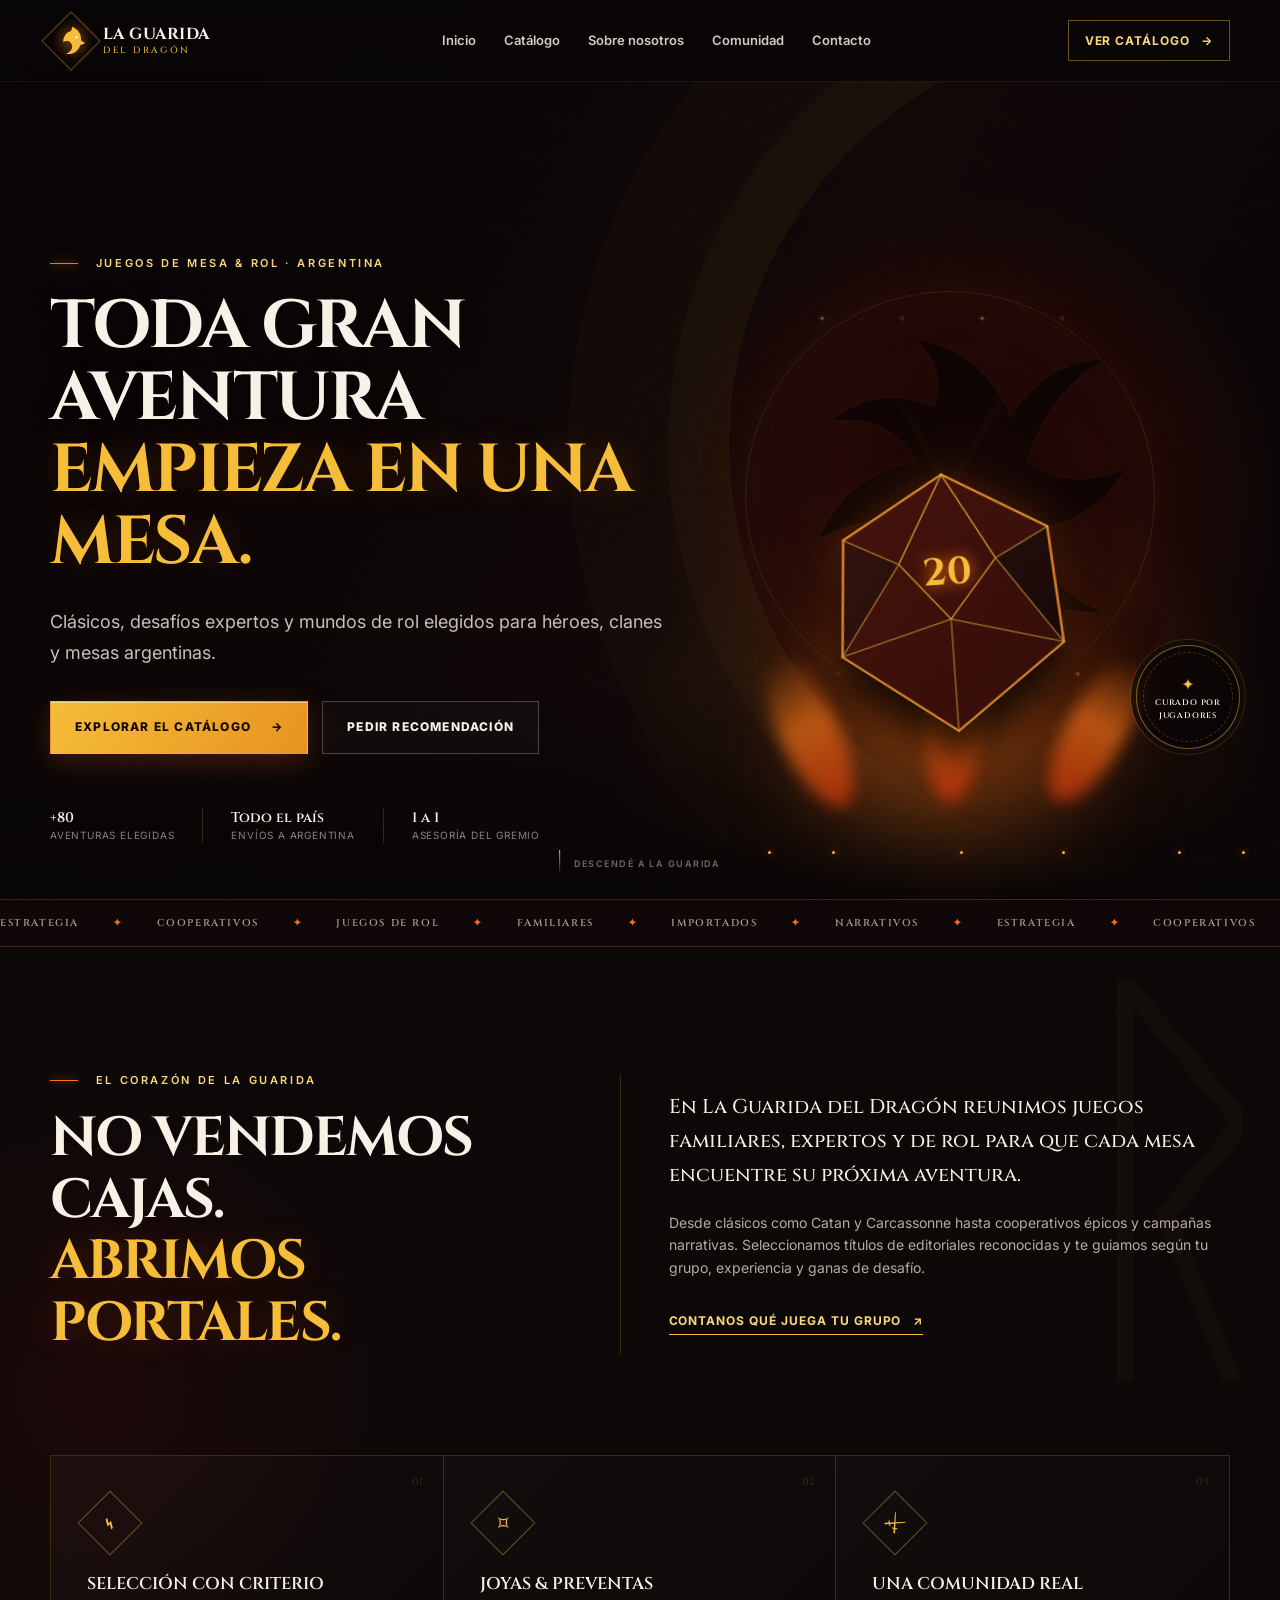
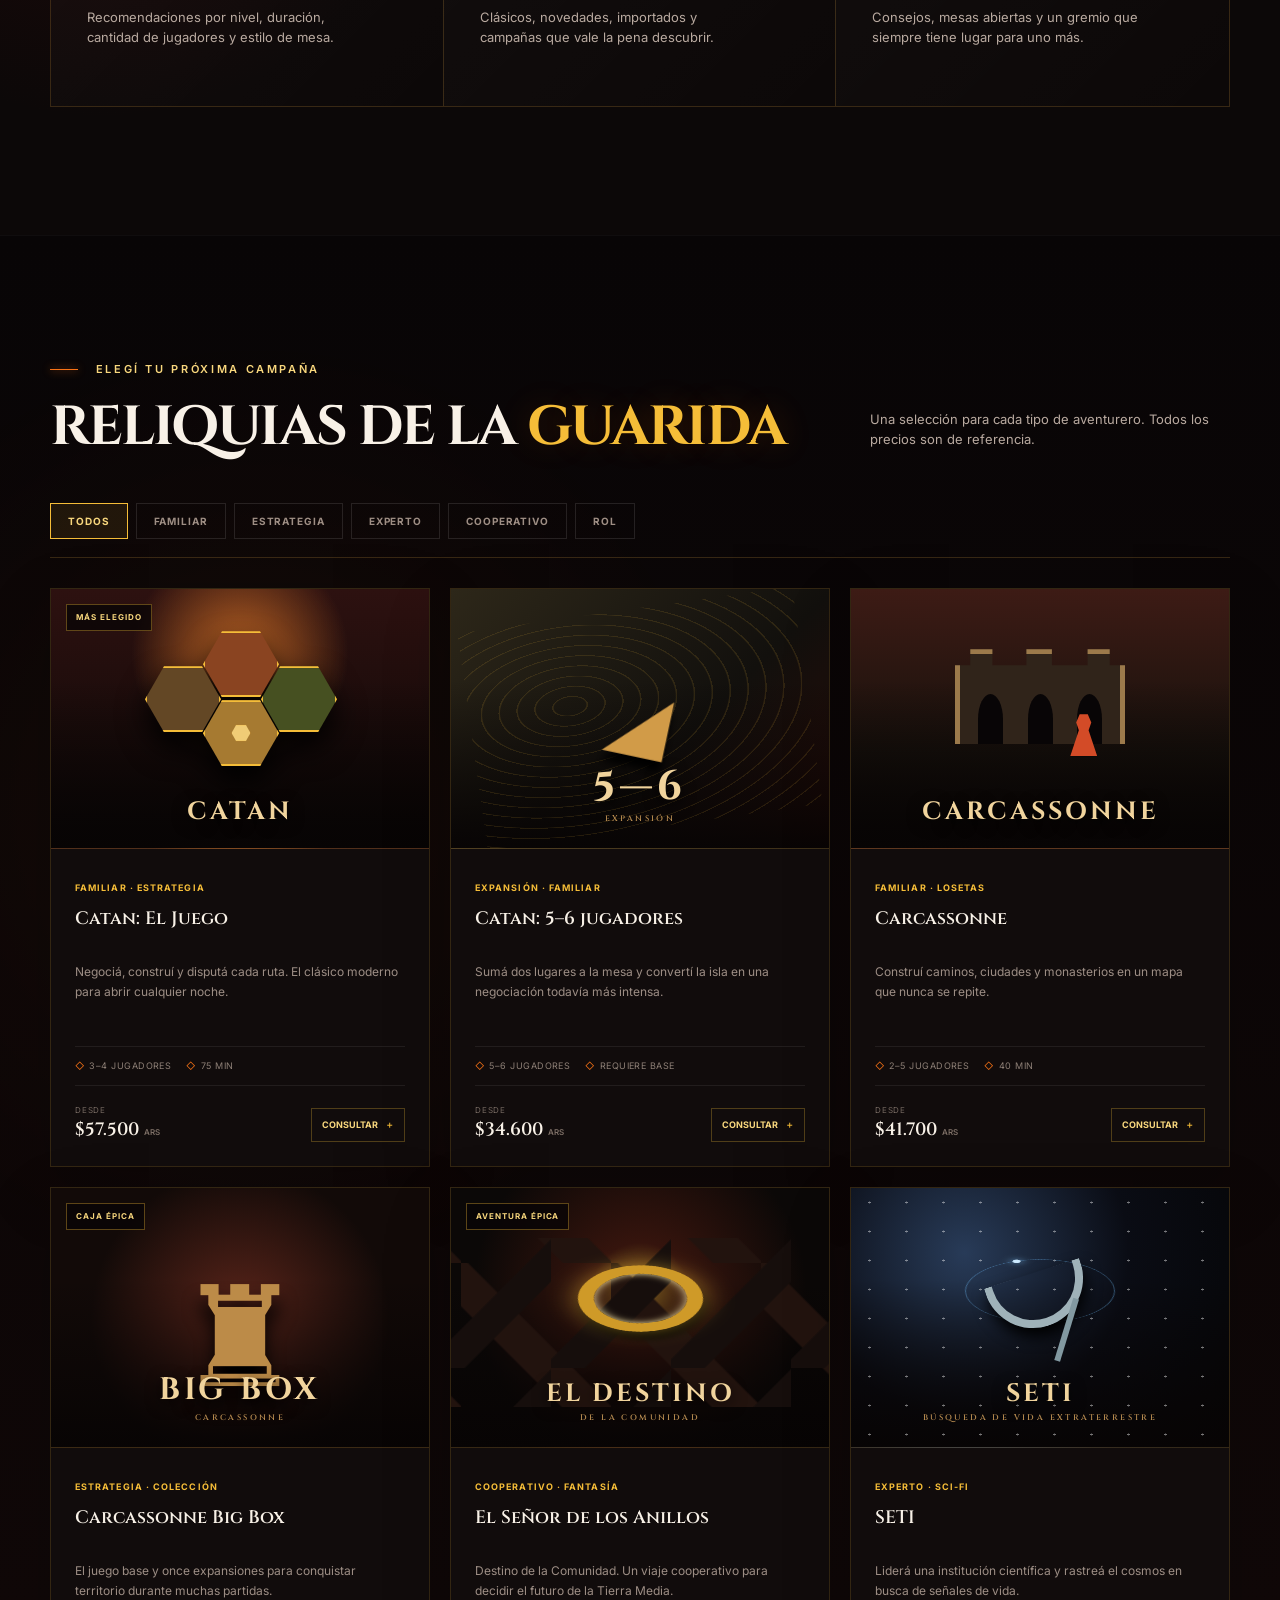
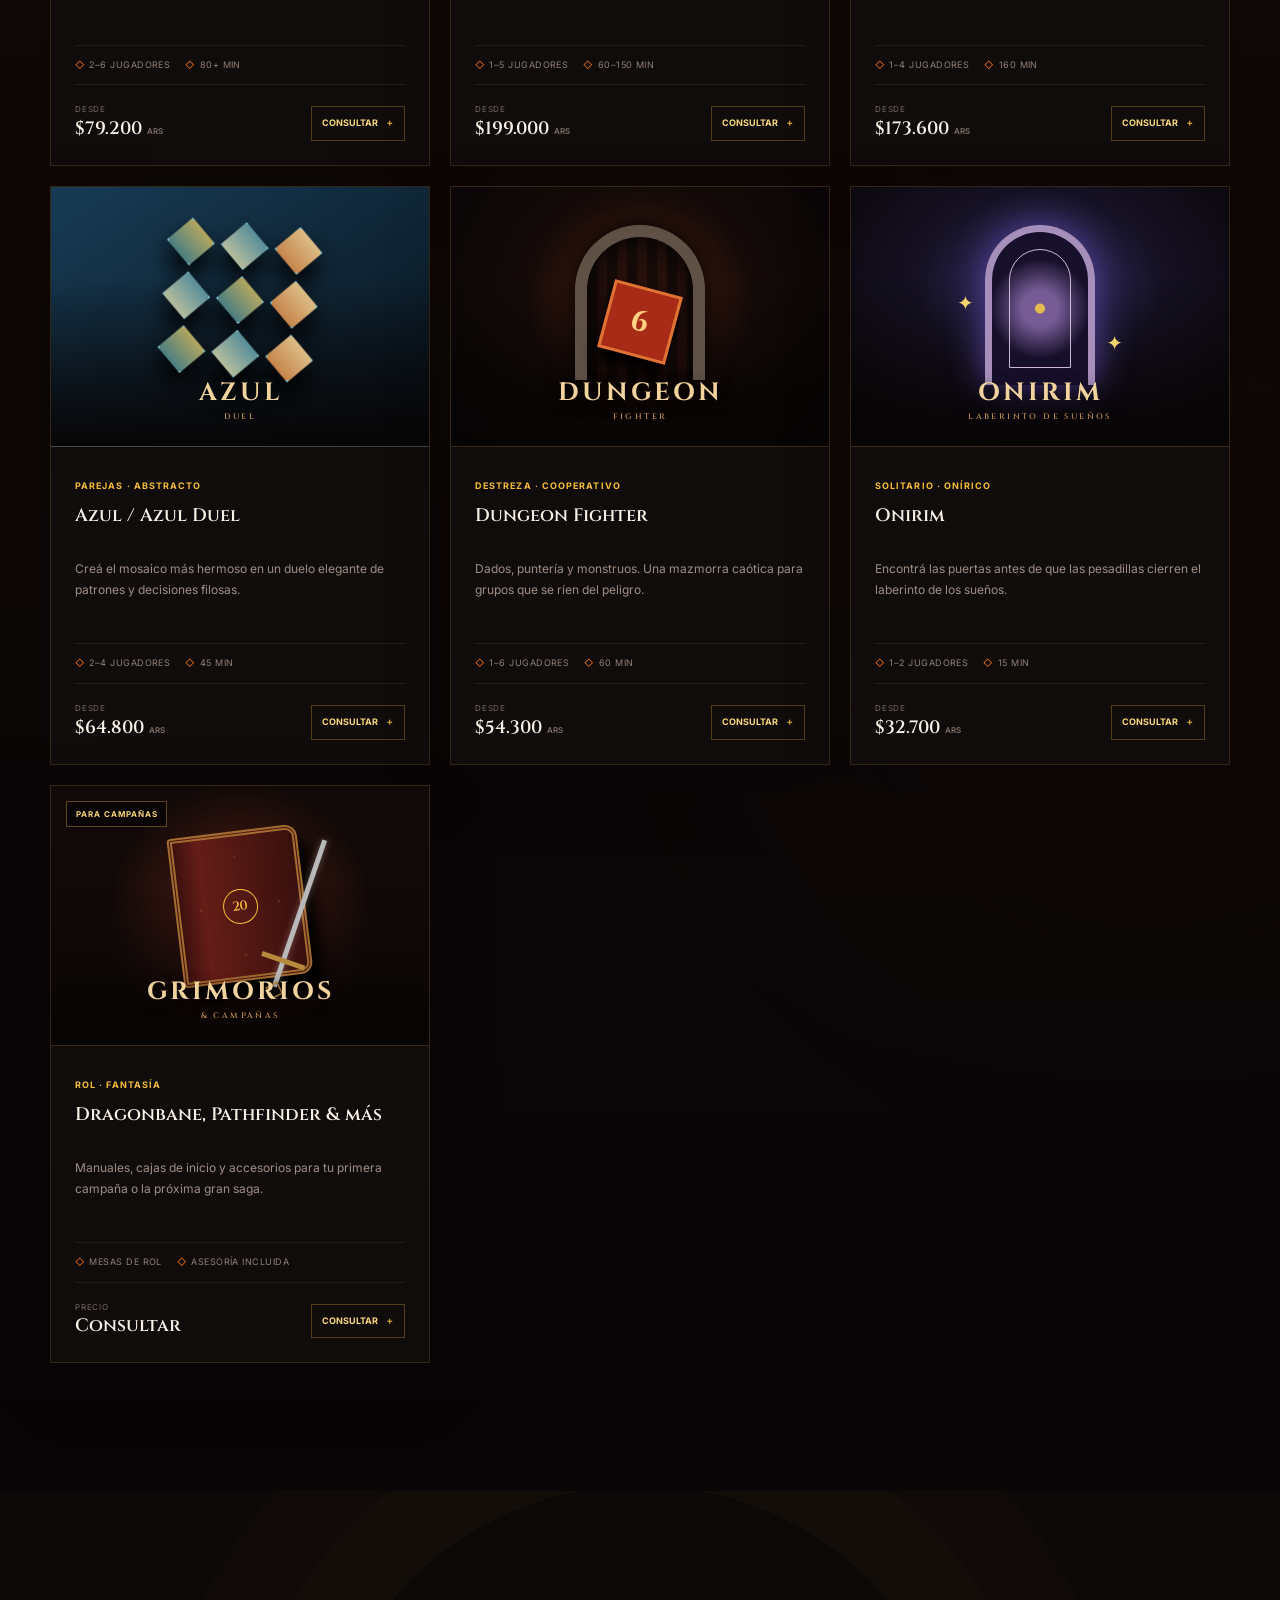
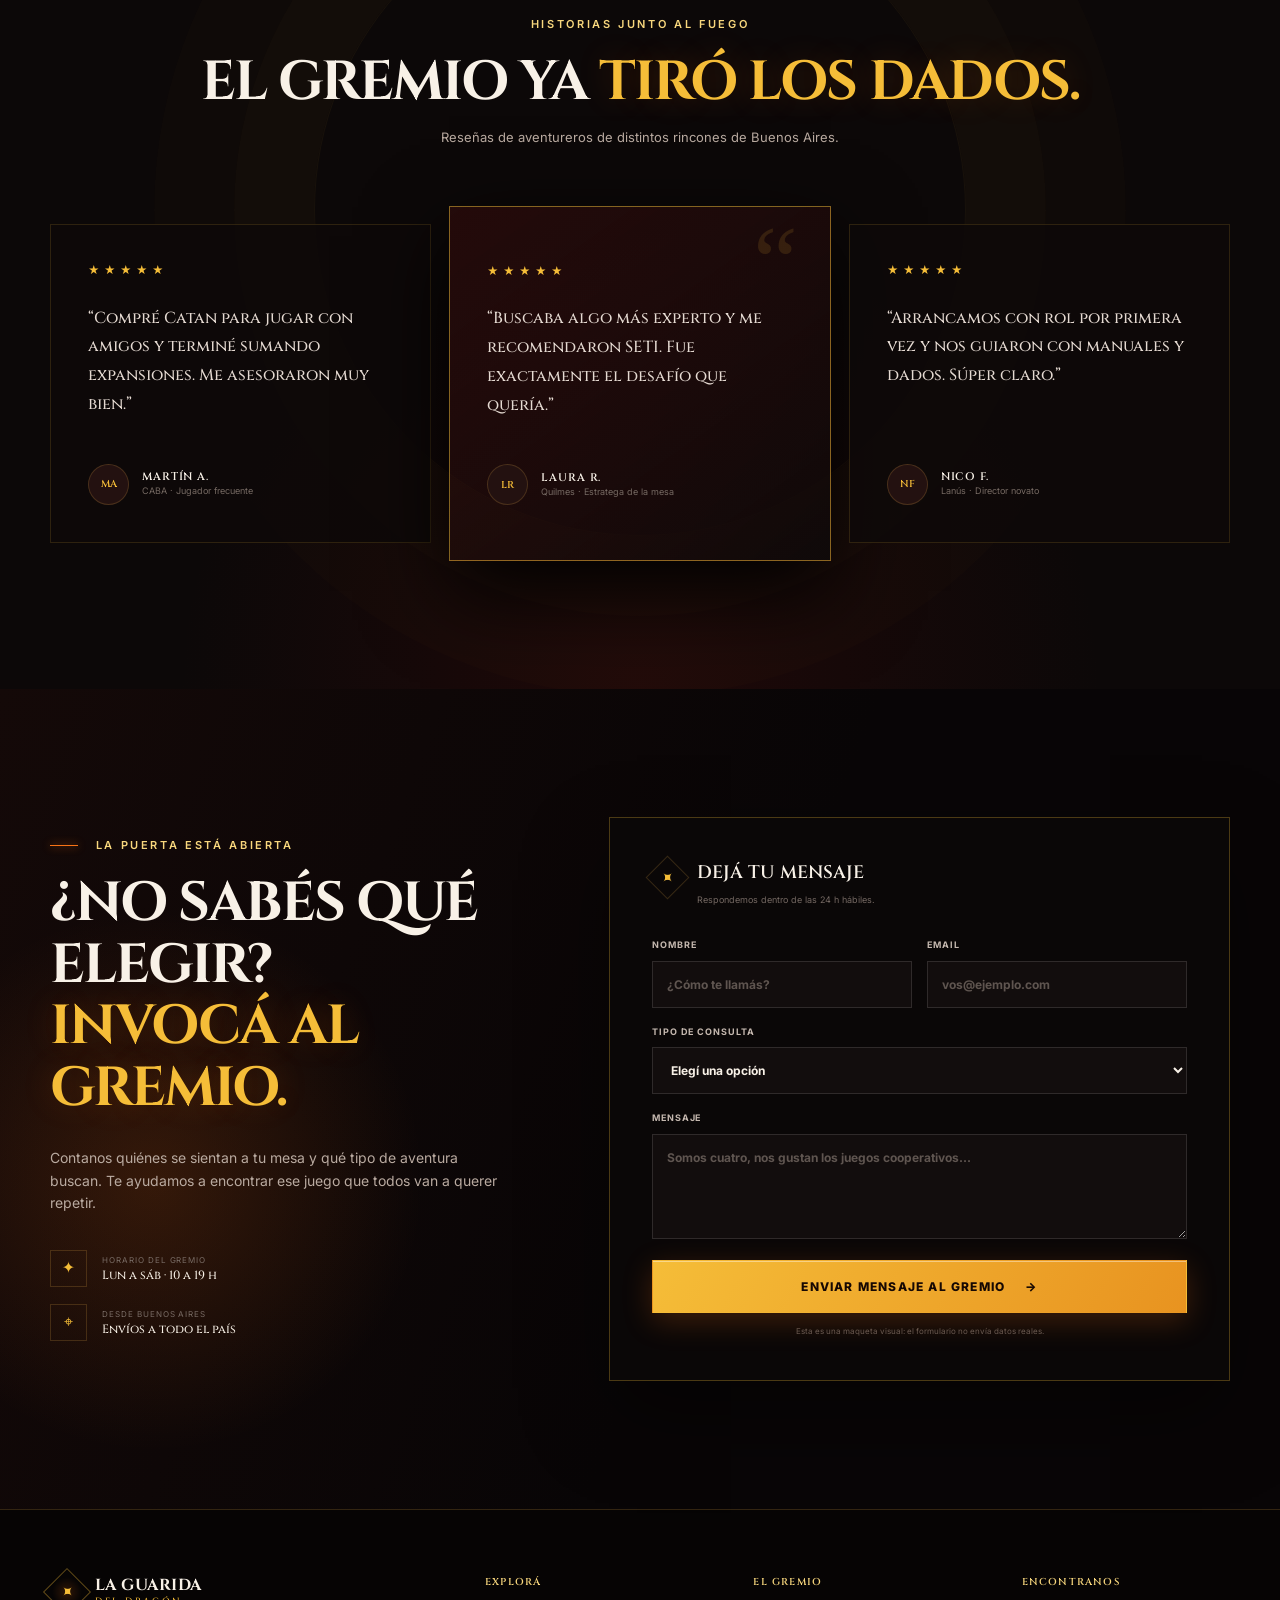
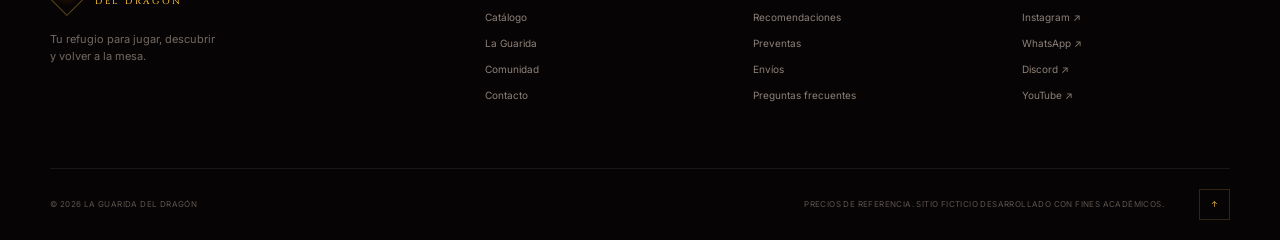
<file: outputs/indexLPCodex.html>
<!doctype html>
<html lang="es-AR">
<head>
  <meta charset="utf-8">
  <meta name="viewport" content="width=device-width, initial-scale=1">
  <meta name="description" content="La Guarida del Dragón: juegos de mesa, estrategia y rol para jugadores de toda Argentina.">
  <meta name="theme-color" content="#080506">
  <title>La Guarida del Dragón | Juegos de mesa y rol</title>
  <link rel="preconnect" href="https://fonts.googleapis.com">
  <link rel="preconnect" href="https://fonts.gstatic.com" crossorigin>
  <link href="https://fonts.googleapis.com/css2?family=Cinzel:wght@500;600;700;800&amp;family=Inter:wght@400;500;600;700&amp;display=swap" rel="stylesheet">
  <link rel="stylesheet" href="styles.css">
</head>
<body>
  <a class="skip-link" href="#main">Saltar al contenido</a>

  <header class="site-header" id="inicio">
    <nav class="nav container" aria-label="Navegación principal">
      <a class="brand" href="#inicio" aria-label="La Guarida del Dragón, inicio">
        <span class="brand-mark" aria-hidden="true">
          <svg viewBox="0 0 48 48" role="img">
            <path d="M26 4c8 4 13 10 12 19l6 4-7 3c-3 9-11 14-20 12 7-3 10-8 8-13-2-6-8-6-12-3 0-8 4-14 11-16l2-6Z"/>
            <path class="brand-eye" d="m30 17 5 1-4 3Z"/>
          </svg>
        </span>
        <span><b>La Guarida</b><small>del Dragón</small></span>
      </a>

      <button class="menu-toggle" type="button" aria-expanded="false" aria-controls="nav-menu">
        <span></span><span></span><span></span>
        <span class="sr-only">Abrir menú</span>
      </button>

      <div class="nav-menu" id="nav-menu">
        <a href="#inicio">Inicio</a>
        <a href="#catalogo">Catálogo</a>
        <a href="#nosotros">Sobre nosotros</a>
        <a href="#comunidad">Comunidad</a>
        <a href="#contacto">Contacto</a>
      </div>

      <a class="nav-cta" href="#catalogo">Ver catálogo <span aria-hidden="true">→</span></a>
    </nav>
  </header>

  <main id="main">
    <section class="hero" aria-labelledby="hero-title">
      <div class="hero-texture" aria-hidden="true"></div>
      <div class="embers" aria-hidden="true"><i></i><i></i><i></i><i></i><i></i><i></i></div>
      <div class="container hero-grid">
        <div class="hero-copy reveal">
          <p class="eyebrow"><span></span> Juegos de mesa &amp; rol · Argentina</p>
          <h1 id="hero-title">Toda gran aventura<br><em>empieza en una mesa.</em></h1>
          <p class="hero-lead">Clásicos, desafíos expertos y mundos de rol elegidos para héroes, clanes y mesas argentinas.</p>
          <div class="hero-actions">
            <a class="button button-primary" href="#catalogo">Explorar el catálogo <span aria-hidden="true">→</span></a>
            <a class="button button-ghost" href="#contacto">Pedir recomendación</a>
          </div>
          <div class="hero-trust" aria-label="Beneficios destacados">
            <div><strong>+80</strong><span>aventuras elegidas</span></div>
            <div><strong>Todo el país</strong><span>envíos a Argentina</span></div>
            <div><strong>1 a 1</strong><span>asesoría del gremio</span></div>
          </div>
        </div>

        <div class="hero-art reveal" aria-label="Ilustración decorativa de un dado de veinte caras entre llamas" role="img">
          <div class="moon-rune"><span>ᚷ</span></div>
          <div class="dragon-silhouette" aria-hidden="true">
            <svg viewBox="0 0 600 520">
              <path d="M476 124c-52 2-87 28-112 68-18-49-56-80-111-92 27 24 32 51 23 80-42-20-84-12-118 16 46-5 78 12 98 47-54 10-92 40-113 89 52-27 97-26 137 4-26 40-32 82-18 127 12-51 39-85 82-103 31 41 73 60 126 56-45-18-71-49-79-93 46-8 82-32 106-72-44 18-82 16-114-8 18-57 49-96 93-119Z"/>
            </svg>
          </div>
          <div class="dice-wrap" aria-hidden="true">
            <div class="dice-glow"></div>
            <svg class="d20" viewBox="0 0 300 320">
              <defs>
                <linearGradient id="diceFace" x1="0" x2="1" y1="0" y2="1">
                  <stop offset="0" stop-color="#37140f"/>
                  <stop offset="1" stop-color="#100707"/>
                </linearGradient>
              </defs>
              <path class="d20-body" d="m150 12 118 68 10 134-128 94L22 214 32 80Z"/>
              <path d="M150 12 94 112l56 67 56-67Z"/>
              <path d="M32 80 94 112l56-100ZM268 80l-62 32-56-100ZM22 214l72-102 56 67ZM278 214l-72-102-56 67ZM22 214l128 94v-129ZM278 214l-128 94V179Z"/>
              <text x="150" y="139" text-anchor="middle">20</text>
            </svg>
            <div class="flame flame-a"></div><div class="flame flame-b"></div><div class="flame flame-c"></div>
          </div>
          <div class="hero-seal"><span>✦</span><small>Curado por<br>jugadores</small></div>
        </div>
      </div>
      <div class="scroll-cue" aria-hidden="true"><span></span> Descendé a la guarida</div>
    </section>

    <section class="marquee" aria-label="Categorías de la tienda">
      <div class="marquee-track">
        <span>Estrategia</span><i>✦</i><span>Cooperativos</span><i>✦</i><span>Juegos de rol</span><i>✦</i><span>Familiares</span><i>✦</i><span>Importados</span><i>✦</i><span>Narrativos</span><i>✦</i>
        <span aria-hidden="true">Estrategia</span><i aria-hidden="true">✦</i><span aria-hidden="true">Cooperativos</span><i aria-hidden="true">✦</i><span aria-hidden="true">Juegos de rol</span><i aria-hidden="true">✦</i><span aria-hidden="true">Familiares</span><i aria-hidden="true">✦</i>
      </div>
    </section>

    <section class="about section" id="nosotros" aria-labelledby="about-title">
      <div class="container about-grid">
        <div class="section-heading reveal">
          <p class="eyebrow"><span></span> El corazón de la guarida</p>
          <h2 id="about-title">No vendemos cajas.<br><em>Abrimos portales.</em></h2>
        </div>
        <div class="about-copy reveal">
          <p class="lead">En La Guarida del Dragón reunimos juegos familiares, expertos y de rol para que cada mesa encuentre su próxima aventura.</p>
          <p>Desde clásicos como Catan y Carcassonne hasta cooperativos épicos y campañas narrativas. Seleccionamos títulos de editoriales reconocidas y te guiamos según tu grupo, experiencia y ganas de desafío.</p>
          <a class="text-link" href="#contacto">Contanos qué juega tu grupo <span aria-hidden="true">↗</span></a>
        </div>
        <div class="benefits" aria-label="Nuestros beneficios">
          <article class="benefit reveal">
            <span class="benefit-number">01</span><div class="benefit-icon">⌁</div>
            <h3>Selección con criterio</h3><p>Recomendaciones por nivel, duración, cantidad de jugadores y estilo de mesa.</p>
          </article>
          <article class="benefit reveal">
            <span class="benefit-number">02</span><div class="benefit-icon">✧</div>
            <h3>Joyas &amp; preventas</h3><p>Clásicos, novedades, importados y campañas que vale la pena descubrir.</p>
          </article>
          <article class="benefit reveal">
            <span class="benefit-number">03</span><div class="benefit-icon">⚔</div>
            <h3>Una comunidad real</h3><p>Consejos, mesas abiertas y un gremio que siempre tiene lugar para uno más.</p>
          </article>
        </div>
      </div>
    </section>

    <section class="catalog section" id="catalogo" aria-labelledby="catalog-title">
      <div class="container">
        <div class="catalog-head reveal">
          <div class="section-heading">
            <p class="eyebrow"><span></span> Elegí tu próxima campaña</p>
            <h2 id="catalog-title">Reliquias de la <em>guarida</em></h2>
          </div>
          <p>Una selección para cada tipo de aventurero. Todos los precios son de referencia.</p>
        </div>

        <div class="filter-bar reveal" role="group" aria-label="Filtrar juegos por categoría">
          <button class="filter is-active" type="button" data-filter="all" aria-pressed="true">Todos</button>
          <button class="filter" type="button" data-filter="familiar" aria-pressed="false">Familiar</button>
          <button class="filter" type="button" data-filter="estrategia" aria-pressed="false">Estrategia</button>
          <button class="filter" type="button" data-filter="experto" aria-pressed="false">Experto</button>
          <button class="filter" type="button" data-filter="cooperativo" aria-pressed="false">Cooperativo</button>
          <button class="filter" type="button" data-filter="rol" aria-pressed="false">Rol</button>
        </div>

        <div class="product-grid" id="product-grid">
          <article class="product-card reveal" data-category="familiar estrategia">
            <div class="product-visual visual-catan" role="img" aria-label="Paisaje geométrico de campos y montañas inspirado en Catan">
              <span class="product-badge">Más elegido</span><div class="hexscape"><i></i><i></i><i></i><i></i><i></i></div><b>CATAN</b>
            </div>
            <div class="product-body"><span class="tag">Familiar · Estrategia</span><h3>Catan: El Juego</h3><p>Negociá, construí y disputá cada ruta. El clásico moderno para abrir cualquier noche.</p><div class="product-meta"><span>3–4 jugadores</span><span>75 min</span></div><div class="product-buy"><div><small>Desde</small><strong>$57.500 <em>ARS</em></strong></div><button class="add-button" type="button" data-product="Catan: El Juego">Consultar <span>＋</span></button></div></div>
          </article>

          <article class="product-card reveal" data-category="familiar estrategia">
            <div class="product-visual visual-expansion" role="img" aria-label="Barcos y rutas sobre un mapa antiguo, expansión de Catan">
              <div class="map-lines"></div><div class="ship">◢</div><b>5—6</b><small>EXPANSIÓN</small>
            </div>
            <div class="product-body"><span class="tag">Expansión · Familiar</span><h3>Catan: 5–6 jugadores</h3><p>Sumá dos lugares a la mesa y convertí la isla en una negociación todavía más intensa.</p><div class="product-meta"><span>5–6 jugadores</span><span>Requiere base</span></div><div class="product-buy"><div><small>Desde</small><strong>$34.600 <em>ARS</em></strong></div><button class="add-button" type="button" data-product="Catan: ampliación 5–6 jugadores">Consultar <span>＋</span></button></div></div>
          </article>

          <article class="product-card reveal" data-category="familiar estrategia">
            <div class="product-visual visual-carcassonne" role="img" aria-label="Murallas de una ciudad medieval inspiradas en Carcassonne">
              <div class="castle"><i></i><i></i><i></i></div><div class="meeple"></div><b>CARCASSONNE</b>
            </div>
            <div class="product-body"><span class="tag">Familiar · Losetas</span><h3>Carcassonne</h3><p>Construí caminos, ciudades y monasterios en un mapa que nunca se repite.</p><div class="product-meta"><span>2–5 jugadores</span><span>40 min</span></div><div class="product-buy"><div><small>Desde</small><strong>$41.700 <em>ARS</em></strong></div><button class="add-button" type="button" data-product="Carcassonne">Consultar <span>＋</span></button></div></div>
          </article>

          <article class="product-card reveal" data-category="estrategia experto">
            <div class="product-visual visual-bigbox" role="img" aria-label="Gran fortaleza medieval para Carcassonne Big Box">
              <span class="product-badge">Caja épica</span><div class="big-fort">♜</div><b>BIG BOX</b><small>CARCASSONNE</small>
            </div>
            <div class="product-body"><span class="tag">Estrategia · Colección</span><h3>Carcassonne Big Box</h3><p>El juego base y once expansiones para conquistar territorio durante muchas partidas.</p><div class="product-meta"><span>2–6 jugadores</span><span>80+ min</span></div><div class="product-buy"><div><small>Desde</small><strong>$79.200 <em>ARS</em></strong></div><button class="add-button" type="button" data-product="Carcassonne Big Box">Consultar <span>＋</span></button></div></div>
          </article>

          <article class="product-card product-featured reveal" data-category="cooperativo estrategia experto">
            <div class="product-visual visual-ring" role="img" aria-label="Anillo dorado frente a montañas oscuras inspirado en El Señor de los Anillos">
              <span class="product-badge">Aventura épica</span><div class="mountains"></div><div class="ring"></div><b>EL DESTINO</b><small>DE LA COMUNIDAD</small>
            </div>
            <div class="product-body"><span class="tag">Cooperativo · Fantasía</span><h3>El Señor de los Anillos</h3><p>Destino de la Comunidad. Un viaje cooperativo para decidir el futuro de la Tierra Media.</p><div class="product-meta"><span>1–5 jugadores</span><span>60–150 min</span></div><div class="product-buy"><div><small>Desde</small><strong>$199.000 <em>ARS</em></strong></div><button class="add-button" type="button" data-product="El Señor de los Anillos: Destino de la Comunidad">Consultar <span>＋</span></button></div></div>
          </article>

          <article class="product-card reveal" data-category="estrategia experto">
            <div class="product-visual visual-seti" role="img" aria-label="Radiotelescopio bajo un cielo estrellado inspirado en SETI">
              <div class="orbit"><i></i></div><div class="dish"></div><b>SETI</b><small>BÚSQUEDA DE VIDA EXTRATERRESTRE</small>
            </div>
            <div class="product-body"><span class="tag">Experto · Sci-Fi</span><h3>SETI</h3><p>Liderá una institución científica y rastreá el cosmos en busca de señales de vida.</p><div class="product-meta"><span>1–4 jugadores</span><span>160 min</span></div><div class="product-buy"><div><small>Desde</small><strong>$173.600 <em>ARS</em></strong></div><button class="add-button" type="button" data-product="SETI">Consultar <span>＋</span></button></div></div>
          </article>

          <article class="product-card reveal" data-category="familiar estrategia">
            <div class="product-visual visual-azul" role="img" aria-label="Mosaico ornamental azul inspirado en Azul Duel">
              <div class="tiles"><i></i><i></i><i></i><i></i><i></i><i></i><i></i><i></i><i></i></div><b>AZUL</b><small>DUEL</small>
            </div>
            <div class="product-body"><span class="tag">Parejas · Abstracto</span><h3>Azul / Azul Duel</h3><p>Creá el mosaico más hermoso en un duelo elegante de patrones y decisiones filosas.</p><div class="product-meta"><span>2–4 jugadores</span><span>45 min</span></div><div class="product-buy"><div><small>Desde</small><strong>$64.800 <em>ARS</em></strong></div><button class="add-button" type="button" data-product="Azul / Azul Duel">Consultar <span>＋</span></button></div></div>
          </article>

          <article class="product-card reveal" data-category="familiar cooperativo">
            <div class="product-visual visual-dungeon" role="img" aria-label="Dado cayendo en una mazmorra inspirado en Dungeon Fighter">
              <div class="dungeon-door"></div><div class="mini-die">6</div><b>DUNGEON</b><small>FIGHTER</small>
            </div>
            <div class="product-body"><span class="tag">Destreza · Cooperativo</span><h3>Dungeon Fighter</h3><p>Dados, puntería y monstruos. Una mazmorra caótica para grupos que se ríen del peligro.</p><div class="product-meta"><span>1–6 jugadores</span><span>60 min</span></div><div class="product-buy"><div><small>Desde</small><strong>$54.300 <em>ARS</em></strong></div><button class="add-button" type="button" data-product="Dungeon Fighter">Consultar <span>＋</span></button></div></div>
          </article>

          <article class="product-card reveal" data-category="cooperativo estrategia">
            <div class="product-visual visual-onirim" role="img" aria-label="Puerta onírica con símbolos abstractos inspirada en Onirim">
              <div class="dream-door"><i></i></div><b>ONIRIM</b><small>LABERINTO DE SUEÑOS</small>
            </div>
            <div class="product-body"><span class="tag">Solitario · Onírico</span><h3>Onirim</h3><p>Encontrá las puertas antes de que las pesadillas cierren el laberinto de los sueños.</p><div class="product-meta"><span>1–2 jugadores</span><span>15 min</span></div><div class="product-buy"><div><small>Desde</small><strong>$32.700 <em>ARS</em></strong></div><button class="add-button" type="button" data-product="Onirim">Consultar <span>＋</span></button></div></div>
          </article>

          <article class="product-card role-card reveal" data-category="rol experto">
            <div class="product-visual visual-role" role="img" aria-label="Grimorio, dado y espada para representar juegos de rol">
              <span class="product-badge">Para campañas</span><div class="book"><i>20</i></div><div class="sword"></div><b>GRIMORIOS</b><small>&amp; CAMPAÑAS</small>
            </div>
            <div class="product-body"><span class="tag">Rol · Fantasía</span><h3>Dragonbane, Pathfinder &amp; más</h3><p>Manuales, cajas de inicio y accesorios para tu primera campaña o la próxima gran saga.</p><div class="product-meta"><span>Mesas de rol</span><span>Asesoría incluida</span></div><div class="product-buy"><div><small>Precio</small><strong>Consultar</strong></div><button class="add-button" type="button" data-product="Juegos de rol">Consultar <span>＋</span></button></div></div>
          </article>
        </div>
      </div>
    </section>

    <section class="community section" id="comunidad" aria-labelledby="community-title">
      <div class="container">
        <div class="community-head reveal">
          <p class="eyebrow"><span></span> Historias junto al fuego</p>
          <h2 id="community-title">El gremio ya <em>tiró los dados.</em></h2>
          <p>Reseñas de aventureros de distintos rincones de Buenos Aires.</p>
        </div>
        <div class="testimonial-grid">
          <figure class="testimonial reveal">
            <div class="rating" aria-label="5 de 5 estrellas">★★★★★</div>
            <blockquote>“Compré Catan para jugar con amigos y terminé sumando expansiones. Me asesoraron muy bien.”</blockquote>
            <figcaption><span class="avatar">MA</span><div><strong>Martín A.</strong><small>CABA · Jugador frecuente</small></div></figcaption>
          </figure>
          <figure class="testimonial featured reveal">
            <div class="quote-mark" aria-hidden="true">“</div><div class="rating" aria-label="5 de 5 estrellas">★★★★★</div>
            <blockquote>“Buscaba algo más experto y me recomendaron SETI. Fue exactamente el desafío que quería.”</blockquote>
            <figcaption><span class="avatar">LR</span><div><strong>Laura R.</strong><small>Quilmes · Estratega de la mesa</small></div></figcaption>
          </figure>
          <figure class="testimonial reveal">
            <div class="rating" aria-label="5 de 5 estrellas">★★★★★</div>
            <blockquote>“Arrancamos con rol por primera vez y nos guiaron con manuales y dados. Súper claro.”</blockquote>
            <figcaption><span class="avatar">NF</span><div><strong>Nico F.</strong><small>Lanús · Director novato</small></div></figcaption>
          </figure>
        </div>
      </div>
    </section>

    <section class="contact section" id="contacto" aria-labelledby="contact-title">
      <div class="container contact-shell">
        <div class="contact-copy reveal">
          <p class="eyebrow"><span></span> La puerta está abierta</p>
          <h2 id="contact-title">¿No sabés qué elegir?<br><em>Invocá al gremio.</em></h2>
          <p>Contanos quiénes se sientan a tu mesa y qué tipo de aventura buscan. Te ayudamos a encontrar ese juego que todos van a querer repetir.</p>
          <div class="contact-detail"><span>✦</span><div><small>Horario del gremio</small><strong>Lun a sáb · 10 a 19 h</strong></div></div>
          <div class="contact-detail"><span>⌖</span><div><small>Desde Buenos Aires</small><strong>Envíos a todo el país</strong></div></div>
        </div>

        <form class="contact-form reveal" id="contact-form">
          <div class="form-title"><span>✦</span><h3>Dejá tu mensaje</h3><small>Respondemos dentro de las 24 h hábiles.</small></div>
          <div class="form-row">
            <label>Nombre <input type="text" name="name" autocomplete="name" placeholder="¿Cómo te llamás?" required></label>
            <label>Email <input type="email" name="email" autocomplete="email" placeholder="vos@ejemplo.com" required></label>
          </div>
          <label>Tipo de consulta
            <select name="type" required>
              <option value="" selected disabled>Elegí una opción</option>
              <option>Comprar un juego</option><option>Recomendación</option><option>Juegos de rol</option><option>Preventa</option><option>Otro</option>
            </select>
          </label>
          <label>Mensaje <textarea name="message" rows="4" placeholder="Somos cuatro, nos gustan los juegos cooperativos…" required></textarea></label>
          <button class="button button-primary form-submit" type="submit">Enviar mensaje al gremio <span aria-hidden="true">→</span></button>
          <p class="form-note">Esta es una maqueta visual: el formulario no envía datos reales.</p>
          <div class="form-success" role="status" aria-live="polite" hidden><span>✓</span><div><strong>¡Mensaje recibido, aventurero!</strong><small>La simulación fue exitosa. No se enviaron datos reales.</small></div></div>
        </form>
      </div>
    </section>
  </main>

  <footer class="site-footer">
    <div class="container footer-grid">
      <div class="footer-brand"><a class="brand" href="#inicio"><span class="brand-mark" aria-hidden="true">✦</span><span><b>La Guarida</b><small>del Dragón</small></span></a><p>Tu refugio para jugar, descubrir<br>y volver a la mesa.</p></div>
      <div><h3>Explorá</h3><a href="#catalogo">Catálogo</a><a href="#nosotros">La Guarida</a><a href="#comunidad">Comunidad</a><a href="#contacto">Contacto</a></div>
      <div><h3>El gremio</h3><a href="#contacto">Recomendaciones</a><a href="#contacto">Preventas</a><a href="#contacto">Envíos</a><a href="#contacto">Preguntas frecuentes</a></div>
      <div><h3>Encontranos</h3><a href="#contacto">Instagram ↗</a><a href="#contacto">WhatsApp ↗</a><a href="#contacto">Discord ↗</a><a href="#contacto">YouTube ↗</a></div>
    </div>
    <div class="container footer-bottom"><p>© 2026 La Guarida del Dragón</p><p>Precios de referencia. Sitio ficticio desarrollado con fines académicos.</p><a href="#inicio" aria-label="Volver al inicio">↑</a></div>
  </footer>

  <div class="toast" id="toast" role="status" aria-live="polite"><span>✓</span><div><strong>Sumado a tu pergamino</strong><small id="toast-product">Producto agregado a la lista de consulta.</small></div></div>

  <script src="script.js"></script>
</body>
</html>
</file>
<file: styles.css>
:root {
  --bg: #05000f;
  --bg-soft: #0a0218;
  --panel: rgba(16, 5, 39, .64);
  --violet: #b026ff;
  --violet-bright: #d58cff;
  --purple: #8f00ff;
  --cyan: #00e5ff;
  --text: #f5eaff;
  --muted: #bca7d8;
  --line: rgba(199, 125, 255, .22);
  --shell: 1180px;
  --display: "Segoe UI", "Arial Nova", Arial, sans-serif;
  --mono: "Cascadia Code", "SFMono-Regular", Consolas, monospace;
}

* { box-sizing: border-box; }
html { scroll-behavior: smooth; scroll-padding-top: 80px; }
body { margin: 0; min-width: 320px; overflow-x: hidden; background: var(--bg); color: var(--text); font-family: var(--display); }
body::selection { color: var(--bg); background: var(--cyan); }
a { color: inherit; }
svg { display: block; }
.skip-link { position: fixed; z-index: 1000; top: 12px; left: 12px; padding: 10px 15px; border: 1px solid var(--cyan); background: var(--bg); color: var(--cyan); transform: translateY(-160%); transition: transform .2s; }
.skip-link:focus { transform: translateY(0); }
:focus-visible { outline: 2px solid var(--cyan); outline-offset: 5px; }

.ambient { position: fixed; z-index: -2; inset: 0; overflow: hidden; background: radial-gradient(circle at 50% 15%, #16002f 0, var(--bg) 46%, #030008 100%); pointer-events: none; }
.ambient__orb { position: absolute; border-radius: 50%; filter: blur(100px); opacity: .18; }
.ambient__orb--violet { width: 620px; height: 620px; top: -300px; left: calc(50% - 310px); background: var(--violet); }
.ambient__orb--cyan { width: 400px; height: 400px; right: -220px; top: 42%; background: var(--cyan); opacity: .08; }
.ambient__grid { position: absolute; right: -25%; bottom: -30%; left: -25%; height: 75%; background-image: linear-gradient(rgba(176,38,255,.16) 1px,transparent 1px),linear-gradient(90deg,rgba(176,38,255,.16) 1px,transparent 1px); background-size: 70px 55px; transform: perspective(500px) rotateX(60deg); transform-origin: center bottom; mask-image: linear-gradient(to bottom,transparent 0,#000 58%); }
.ambient__scanline { position: absolute; inset: -150% 0 100%; background: linear-gradient(to bottom,transparent 47%,rgba(0,229,255,.035) 50%,transparent 53%); animation: scan 9s linear infinite; }
.ambient__noise { position: absolute; inset: 0; opacity: .12; background-image: url("data:image/svg+xml,%3Csvg viewBox='0 0 180 180' xmlns='http://www.w3.org/2000/svg'%3E%3Cfilter id='n'%3E%3CfeTurbulence type='fractalNoise' baseFrequency='.9' numOctaves='3' stitchTiles='stitch'/%3E%3C/filter%3E%3Crect width='100%25' height='100%25' filter='url(%23n)' opacity='.25'/%3E%3C/svg%3E"); mix-blend-mode: screen; }
@keyframes scan { to { transform: translateY(250%); } }

.topbar { position: absolute; z-index: 20; inset: 0 0 auto; border-bottom: 1px solid rgba(199,125,255,.12); }
.topbar__inner { width: min(calc(100% - 48px), var(--shell)); height: 78px; margin-inline: auto; display: flex; align-items: center; justify-content: space-between; }
.identity { display: flex; align-items: center; gap: 12px; text-decoration: none; }
.identity__mark { width: 38px; height: 38px; color: var(--cyan); filter: drop-shadow(0 0 7px rgba(0,229,255,.45)); }
.identity__mark svg { width: 100%; fill: none; stroke: currentColor; stroke-width: 1.2; }
.identity__mark circle { fill: currentColor; stroke: none; }
.identity > span:last-child { display: flex; flex-direction: column; }
.identity strong { font: 700 14px/1 var(--mono); letter-spacing: .16em; }
.identity strong span { color: var(--violet-bright); }
.identity small { margin-top: 5px; color: #8d78a8; font: 9px/1 var(--mono); text-transform: uppercase; letter-spacing: .08em; }
.system-status { display: flex; align-items: center; gap: 9px; color: var(--muted); font: 9px var(--mono); text-transform: uppercase; letter-spacing: .1em; }
.system-status__dot { width: 7px; height: 7px; border-radius: 50%; background: var(--cyan); box-shadow: 0 0 12px var(--cyan); animation: pulse 2s ease-in-out infinite; }
.system-status small { margin-left: 9px; padding-left: 18px; border-left: 1px solid var(--line); color: #725e8d; }
@keyframes pulse { 50% { opacity: .4; box-shadow: 0 0 3px var(--cyan); } }

.hero { min-height: 850px; height: 100svh; position: relative; display: grid; place-items: center; padding: 120px 24px 80px; overflow: hidden; border-bottom: 1px solid rgba(176,38,255,.18); }
.hero::before { content: ""; position: absolute; width: min(760px,72vw); aspect-ratio: 1; top: 48%; left: 50%; border: 1px solid rgba(176,38,255,.1); border-radius: 50%; transform: translate(-50%,-50%); box-shadow: 0 0 0 95px rgba(176,38,255,.025),0 0 0 190px rgba(176,38,255,.015); }
.hero__inner { width: min(100%, 1000px); position: relative; z-index: 2; text-align: center; }
.academic-chip { width: max-content; max-width: 100%; margin: 0 auto 42px; display: flex; align-items: center; gap: 12px; padding: 7px 14px 7px 8px; border: 1px solid var(--line); background: rgba(10,2,24,.65); color: var(--muted); font: 9px var(--mono); text-transform: uppercase; letter-spacing: .08em; }
.academic-chip__icon { width: 28px; height: 28px; display: grid; place-items: center; border: 1px solid rgba(0,229,255,.5); color: var(--cyan); font: 700 9px var(--mono); box-shadow: inset 0 0 9px rgba(0,229,255,.08); }
.academic-chip i { width: 1px; height: 15px; background: var(--line); }
.hero__eyebrow { display: flex; align-items: center; justify-content: center; gap: 13px; margin-bottom: 21px; color: #806a9f; font: 8px var(--mono); text-transform: uppercase; letter-spacing: .18em; }
.hero__eyebrow i { width: 42px; height: 1px; background: linear-gradient(90deg,transparent,var(--violet),transparent); }
.hero h1 { margin: 0; font-size: clamp(48px, 7.5vw, 104px); line-height: .93; letter-spacing: -.065em; text-transform: uppercase; text-wrap: balance; }
.hero h1 > span { display: block; }
.hero__outline { color: transparent; -webkit-text-stroke: 1px rgba(245,234,255,.62); text-shadow: 0 0 35px rgba(176,38,255,.1); }
.hero__neon { width: max-content; max-width: 100%; margin: 12px auto 0; position: relative; color: #e8b5ff; text-shadow: 0 0 7px rgba(176,38,255,.9),0 0 32px rgba(143,0,255,.62),0 0 80px rgba(143,0,255,.28); }
.hero__cursor { width: .07em; height: .74em; display: inline-block; margin-left: .12em; background: var(--cyan); box-shadow: 0 0 12px var(--cyan); animation: blink 1s steps(2,end) infinite; }
@keyframes blink { 50% { opacity: 0; } }
.hero__subtitle { max-width: 650px; margin: 31px auto 39px; color: var(--muted); font-size: clamp(14px,1.6vw,18px); line-height: 1.7; }
.student-card { width: max-content; max-width: 100%; margin-inline: auto; display: flex; align-items: center; gap: 24px; padding: 16px 22px; border: 1px solid rgba(199,125,255,.21); border-top-color: rgba(199,125,255,.42); background: linear-gradient(110deg,rgba(30,7,58,.62),rgba(7,1,18,.52)); box-shadow: 0 24px 70px rgba(0,0,0,.28),inset 0 1px rgba(255,255,255,.03); backdrop-filter: blur(13px); }
.student-card > span { width: 1px; height: 32px; background: var(--line); }
.student-card > div { text-align: left; }
.student-card small,.student-card strong { display: block; }
.student-card small { margin-bottom: 4px; color: #735e91; font: 7px var(--mono); text-transform: uppercase; letter-spacing: .13em; }
.student-card strong { color: #e9dcf4; font-size: 11px; font-weight: 600; }
.scroll-hint { position: absolute; top: calc(100% + 55px); left: 50%; display: flex; flex-direction: column; align-items: center; gap: 9px; color: #735f8e; font: 7px var(--mono); text-decoration: none; text-transform: uppercase; letter-spacing: .15em; transform: translateX(-50%); }
.scroll-hint__mouse { width: 20px; height: 31px; position: relative; border: 1px solid rgba(199,125,255,.4); border-radius: 12px; }
.scroll-hint__mouse i { width: 2px; height: 5px; position: absolute; top: 6px; left: 8px; border-radius: 2px; background: var(--cyan); animation: scroll 1.7s ease-in-out infinite; }
@keyframes scroll { to { transform: translateY(10px); opacity: 0; } }
.hero__circuit { width: 180px; height: 230px; position: absolute; top: 39%; opacity: .45; background-image: linear-gradient(var(--line) 1px,transparent 1px),linear-gradient(90deg,var(--line) 1px,transparent 1px); background-size: 46px 46px; mask-image: linear-gradient(90deg,#000,transparent); }
.hero__circuit::after { content: ""; position: absolute; width: 6px; height: 6px; top: 44px; left: 44px; border: 1px solid var(--cyan); border-radius: 50%; box-shadow: 0 0 8px var(--cyan),92px 92px 0 -1px var(--violet); }
.hero__circuit--left { left: 0; }.hero__circuit--right { right: 0; transform: scaleX(-1); }

.access { position: relative; padding: 130px 24px 90px; background: linear-gradient(180deg,rgba(7,0,18,.7),rgba(5,0,15,.96)); }
.section-shell { width: min(100%,var(--shell)); margin-inline: auto; }
.section-heading { display: flex; align-items: end; justify-content: space-between; gap: 60px; margin-bottom: 52px; }
.kicker { margin: 0 0 17px; color: var(--cyan); font: 9px var(--mono); text-transform: uppercase; letter-spacing: .17em; }
.kicker span { color: var(--violet); }
.section-heading h2 { margin: 0; font-size: clamp(38px,5vw,64px); line-height: 1.02; letter-spacing: -.045em; text-transform: uppercase; }
.section-heading h2 em { color: var(--violet-bright); font-style: normal; text-shadow: 0 0 25px rgba(176,38,255,.25); }
.section-heading > p { width: 360px; margin: 0 0 4px; color: var(--muted); font-size: 13px; line-height: 1.75; }
.portal-grid { display: grid; grid-template-columns: repeat(3,1fr); gap: 18px; }
.portal-card { min-width: 0; position: relative; display: flex; flex-direction: column; overflow: hidden; border: 1px solid rgba(199,125,255,.2); background: linear-gradient(145deg,rgba(27,8,52,.72),rgba(7,2,18,.82)); box-shadow: 0 30px 70px rgba(0,0,0,.25); backdrop-filter: blur(13px); transition: transform .35s,border-color .35s,box-shadow .35s; }
.portal-card::before { content: ""; position: absolute; inset: 0; opacity: 0; background: radial-gradient(circle at var(--pointer-x,50%) var(--pointer-y,20%),rgba(176,38,255,.17),transparent 36%); transition: opacity .3s; pointer-events: none; }
.portal-card::after { content: ""; position: absolute; top: -1px; left: 12%; width: 34%; height: 1px; background: linear-gradient(90deg,transparent,var(--violet-bright),transparent); box-shadow: 0 0 12px var(--violet); }
.portal-card:hover { transform: translateY(-9px); border-color: rgba(199,125,255,.55); box-shadow: 0 35px 80px rgba(0,0,0,.48),0 0 38px rgba(143,0,255,.09); }
.portal-card:hover::before { opacity: 1; }
.portal-card--agent-two::after { background: linear-gradient(90deg,transparent,var(--cyan),transparent); box-shadow: 0 0 12px var(--cyan); }
.portal-card__topline { position: relative; z-index: 2; display: flex; justify-content: space-between; padding: 17px 19px; border-bottom: 1px solid rgba(199,125,255,.12); color: #79638f; font: 7px var(--mono); text-transform: uppercase; letter-spacing: .15em; }
.portal-card__topline span:last-child { color: var(--violet-bright); }
.portal-card__visual { height: 180px; position: relative; display: grid; place-items: center; overflow: hidden; border-bottom: 1px solid rgba(199,125,255,.1); background-image: linear-gradient(rgba(176,38,255,.07) 1px,transparent 1px),linear-gradient(90deg,rgba(176,38,255,.07) 1px,transparent 1px); background-size: 30px 30px; }
.portal-card__visual::after { content: ""; position: absolute; inset: 0; background: radial-gradient(circle,rgba(143,0,255,.2),rgba(5,0,15,.52) 56%,rgba(5,0,15,.88)); }
.portal-card__orbit { width: 132px; height: 132px; position: absolute; z-index: 1; border: 1px solid rgba(199,125,255,.23); border-radius: 50%; animation: rotate 18s linear infinite; }
.portal-card__orbit::before,.portal-card__orbit::after { content: ""; position: absolute; border-radius: 50%; }
.portal-card__orbit::before { width: 5px; height: 5px; top: 11px; left: 20px; background: var(--violet-bright); box-shadow: 0 0 9px var(--violet); }
.portal-card__orbit::after { inset: 13px; border: 1px dashed rgba(0,229,255,.13); }
@keyframes rotate { to { transform: rotate(360deg); } }
.document-icon { width: 63px; height: 78px; position: relative; z-index: 3; padding: 23px 13px 10px; border: 1px solid rgba(199,125,255,.65); background: rgba(11,1,26,.75); box-shadow: 0 0 27px rgba(176,38,255,.25); transform: rotate(-3deg); }
.document-icon::before { content: "TXT"; position: absolute; top: 7px; left: 12px; color: var(--cyan); font: 7px var(--mono); letter-spacing: .12em; }
.document-icon::after { content: ""; position: absolute; top: -1px; right: -1px; border-style: solid; border-width: 0 0 17px 17px; border-color: transparent transparent var(--violet) transparent; }
.document-icon span { display: block; height: 1px; margin: 7px 0; background: #775d94; }
.document-icon span:nth-child(2) { width: 75%; }.document-icon span:nth-child(3){width:88%}.document-icon span:nth-child(4){width:55%}
.agent-symbol { width: 86px; height: 86px; position: relative; z-index: 3; filter: drop-shadow(0 0 15px rgba(176,38,255,.45)); }
.agent-symbol svg { width: 100%; height: 100%; fill: none; stroke: var(--violet-bright); stroke-width: 1.3; }
.agent-symbol--two { filter: drop-shadow(0 0 15px rgba(0,229,255,.38)); }.agent-symbol--two svg{stroke:var(--cyan)}
.portal-card__content { position: relative; z-index: 2; flex: 1; padding: 27px 25px 25px; }
.portal-card__type { margin: 0 0 12px!important; color: var(--cyan)!important; font: 7px var(--mono)!important; text-transform: uppercase; letter-spacing: .15em; }
.portal-card__content h3 { min-height: 61px; margin: 0 0 13px; font-size: 24px; line-height: 1.22; letter-spacing: -.025em; text-transform: uppercase; }
.portal-card__content > p { min-height: 66px; margin: 0; color: #a78fbd; font-size: 11px; line-height: 1.7; }
.agent-data { min-height: 35px; display: flex; align-items: center; flex-wrap: wrap; gap: 6px; margin-top: 18px; padding-top: 15px; border-top: 1px solid rgba(199,125,255,.12); font: 7px var(--mono); text-transform: uppercase; letter-spacing: .06em; }
.agent-data span { color: #705b86; }.agent-data strong{color:#ddd0e9;font-weight:500}.agent-data i{width:1px;height:12px;margin:0 4px;background:var(--line)}
.portal-link { position: relative; z-index: 3; min-height: 57px; display: flex; align-items: center; justify-content: space-between; padding: 0 24px; border-top: 1px solid rgba(199,125,255,.2); background: rgba(176,38,255,.05); color: #e8d8f5; font: 9px var(--mono); text-decoration: none; text-transform: uppercase; letter-spacing: .12em; transition: background .25s,color .25s; }
.portal-link:is(button) { width: 100%; border-right: 0; border-bottom: 0; border-left: 0; cursor: pointer; text-align: left; }
.portal-link i { width: 28px; height: 28px; display: grid; place-items: center; border: 1px solid rgba(199,125,255,.32); color: var(--violet-bright); font-style: normal; transition: transform .25s,border-color .25s; }
.portal-link:hover { background: var(--violet); color: #fff; }.portal-link:hover i{border-color:#fff;color:#fff;transform:translate(2px,-2px)}
.portal-card--agent-two .portal-link:hover { background: #00b8cf; }
.access-note { display: flex; align-items: center; gap: 15px; margin-top: 30px; padding: 15px 18px; border: 1px solid rgba(0,229,255,.13); background: rgba(0,229,255,.025); color: #846f9d; font: 8px var(--mono); }
.access-note > span:first-child { color: var(--cyan); text-shadow: 0 0 9px var(--cyan); }.access-note p{margin:0}.access-note strong{color:#b9a8ca;font-weight:500}.access-note__code{margin-left:auto;color:#5e4a76;white-space:nowrap}

/* Prompt terminal */
.terminal-dialog { width: min(920px,calc(100% - 32px)); max-width: none; max-height: calc(100svh - 32px); padding: 0; overflow: visible; border: 1px solid rgba(176,38,255,.72); background: #020004; color: #d59bff; box-shadow: 0 0 0 1px rgba(0,229,255,.08),0 0 60px rgba(143,0,255,.38),0 35px 100px rgba(0,0,0,.85); }
.terminal-dialog::backdrop { background: rgba(1,0,6,.82); backdrop-filter: blur(12px); }
.terminal-dialog[open] { animation: terminalIn .28s ease-out both; }
@keyframes terminalIn { from { opacity:0; transform:translateY(20px) scale(.97); } }
.terminal-window { max-height: calc(100svh - 34px); display: grid; grid-template-rows: 48px minmax(0,1fr) 30px; position: relative; overflow: hidden; background: #020004; }
.terminal-window::before { content:""; position:absolute; z-index:3; inset:0; pointer-events:none; background: repeating-linear-gradient(to bottom,transparent 0 3px,rgba(176,38,255,.018) 4px); }
.terminal-window__bar { position: relative; z-index: 4; display: grid; grid-template-columns: 1fr auto 1fr; align-items: center; padding: 0 13px; border-bottom: 1px solid rgba(176,38,255,.32); background: linear-gradient(#100219,#08000e); }
.terminal-window__bar p { margin: 0; color: #88619e; font: 9px var(--mono); letter-spacing: .03em; }.terminal-window__bar p span{color:#c784ec}
.terminal-window__controls { display: flex; gap: 7px; }
.terminal-window__controls span { width: 9px; height: 9px; border-radius: 50%; background:#4d165f;box-shadow:0 0 7px rgba(176,38,255,.45)}
.terminal-window__controls span:nth-child(2){background:#76209b}.terminal-window__controls span:nth-child(3){background:#a132d2}
.terminal-window__close { width: 30px; height: 30px; justify-self: end; border: 1px solid rgba(176,38,255,.25); background: transparent; color: #b87bd2; cursor: pointer; font: 20px/1 var(--mono); transition: background .2s,color .2s,border-color .2s; }
.terminal-window__close:hover { border-color: #d59bff; background: rgba(176,38,255,.16); color: #fff; }
.terminal-window__body { min-height: 0; position: relative; z-index: 2; overflow: auto; padding: 26px 30px 35px; background: radial-gradient(circle at 50% 0,rgba(88,0,130,.1),transparent 40%),#020004; scrollbar-color: #72219a #08000d; scrollbar-width: thin; }
.terminal-window__body:focus-visible { outline-offset: -4px; }
.terminal-window__body pre { margin: 18px 0; white-space: pre-wrap; color: #c77dff; font: 12px/1.72 var(--mono); text-shadow: 0 0 8px rgba(176,38,255,.22); }
.terminal-window__body code,.terminal-window__body b { font: inherit; }.terminal-window__body b{color:#e4b5ff;font-weight:700}
.terminal-command { margin: 0; color: #ab75c7; font: 11px/1.5 var(--mono); }.terminal-command span{color:#e2aaff}.terminal-command i{color:#00e5ff;font-style:normal}.terminal-command--end{margin-top:20px}
.typing-cursor { width: 7px; height: 14px; display: inline-block; margin-left: 2px; vertical-align: -2px; background: #c77dff; box-shadow: 0 0 9px #b026ff; animation: blink 1s steps(2,end) infinite; }
.typing-cursor[hidden] { display: none; }
.terminal-command--end { opacity: 0; transition: opacity .2s; }.terminal-command--end.is-ready{opacity:1}
.terminal-command em { width: 7px; height: 14px; display: inline-block; margin-left: 3px; vertical-align: -3px; background: #c77dff; box-shadow: 0 0 9px #b026ff; animation: blink 1s steps(2,end) infinite; }
.terminal-window__footer { position: relative; z-index: 4; display: flex; justify-content: flex-end; align-items: center; gap: 18px; padding: 0 14px; border-top: 1px solid rgba(176,38,255,.2); background: #08000d; color: #67477a; font: 7px var(--mono); text-transform: uppercase; letter-spacing: .08em; }

.footer { border-top: 1px solid rgba(199,125,255,.13); background: rgba(3,0,8,.84); }
.footer__inner { width: min(calc(100% - 48px),var(--shell)); min-height: 82px; margin-inline: auto; display: flex; align-items: center; justify-content: space-between; gap: 25px; color: #69567f; font: 7px var(--mono); text-transform: uppercase; letter-spacing: .08em; }
.footer__inner div { display: flex; align-items: center; gap: 9px; color: #8a73a4; }.footer__inner i{width:3px;height:3px;border-radius:50%;background:var(--violet)}

.reveal { opacity: 0; transform: translateY(20px); transition: opacity .7s ease,transform .7s ease; }
.reveal.is-visible { opacity: 1; transform: translateY(0); }

@media (max-width: 900px) {
  .hero{min-height:780px}.portal-grid{grid-template-columns:1fr 1fr}.portal-card--prompt{grid-column:1/-1}.portal-card--prompt .portal-card__content>p{min-height:0}.section-heading{align-items:flex-start;flex-direction:column;gap:22px}.section-heading>p{width:min(100%,560px)}
}
@media (max-width: 660px) {
  .topbar__inner,.footer__inner{width:calc(100% - 30px)}.system-status small{display:none}.hero{height:auto;min-height:780px;padding:125px 16px 85px}.academic-chip{margin-bottom:34px;white-space:normal}.academic-chip i,.academic-chip span:last-child{display:none}.hero__eyebrow span:first-child,.hero__eyebrow span:last-child{display:none}.student-card{width:100%;align-items:stretch;flex-direction:column;gap:12px}.student-card>span{width:100%;height:1px}.student-card>div{text-align:center}.scroll-hint{position:static;margin-top:38px;transform:none}.hero__circuit{display:none}.access{padding:85px 15px 65px}.portal-grid{grid-template-columns:1fr}.portal-card--prompt{grid-column:auto}.portal-card__content h3,.portal-card__content>p{min-height:0}.portal-card__content>p{margin-bottom:6px}.access-note{align-items:flex-start}.access-note__code{display:none}.footer__inner{min-height:120px;align-items:flex-start;justify-content:center;flex-direction:column;gap:9px;padding:25px 0}.footer__inner p{margin:0}.footer__inner div{order:3}
  .terminal-dialog{width:calc(100% - 16px);max-height:calc(100svh - 16px)}.terminal-window{max-height:calc(100svh - 18px);grid-template-rows:44px minmax(0,1fr) 27px}.terminal-window__bar{grid-template-columns:1fr auto}.terminal-window__bar p{display:none}.terminal-window__body{padding:20px 17px 30px}.terminal-window__body pre{font-size:10px;line-height:1.65}.terminal-command{font-size:9px}.terminal-window__footer{justify-content:center}
}
@media (prefers-reduced-motion: reduce) {
  html{scroll-behavior:auto}*,*::before,*::after{animation-duration:.01ms!important;animation-iteration-count:1!important;transition-duration:.01ms!important}.reveal{opacity:1;transform:none}
}
</file>
<file: segunda-pagina/styles.css>
/* =============================================================
   LA GUARIDA DEL DRAGÓN — styles.css
   Dark fantasy · Fire & runes · Gothic medieval
   ============================================================= */

/* ── TOKENS ────────────────────────────────────────────────── */
:root {
  --c-bg:          #080506;
  --c-bg-alt:      #100808;
  --c-bg-card:     #130d0d;
  --c-bordeaux:    #1a0b0b;
  --c-red:         #5b0f0f;
  --c-red-mid:     #7a1515;
  --c-fire:        #f97316;
  --c-fire-dim:    #c45a0a;
  --c-gold:        #facc15;
  --c-gold-dim:    #b8940f;
  --c-stone:       #2f2f35;
  --c-text:        #f8f1e7;
  --c-text-muted:  #b09d8a;
  --c-border:      #3a1a0a;
  --c-border-gold: rgba(250, 204, 21, 0.35);

  --ff-display: 'Cinzel', 'Palatino Linotype', Georgia, serif;
  --ff-body:    'Inter', system-ui, sans-serif;

  --radius-sm:  4px;
  --radius-md:  8px;
  --radius-lg:  16px;

  --shadow-card:  0 8px 32px rgba(0,0,0,0.7), 0 0 0 1px var(--c-border-gold);
  --shadow-hover: 0 16px 48px rgba(0,0,0,0.9), 0 0 24px rgba(249,115,22,0.2);
  --glow-fire:    0 0 20px rgba(249,115,22,0.5), 0 0 60px rgba(249,115,22,0.15);
  --glow-gold:    0 0 12px rgba(250,204,21,0.5);

  --header-h: 64px;
  --max-w: 1200px;
}

/* ── RESET & BASE ──────────────────────────────────────────── */
*, *::before, *::after { box-sizing: border-box; margin: 0; padding: 0; }

html {
  scroll-behavior: smooth;
  font-size: 16px;
}

@media (prefers-reduced-motion: reduce) {
  html { scroll-behavior: auto; }
  *, *::before, *::after { animation-duration: 0.01ms !important; transition-duration: 0.01ms !important; }
}

body {
  background-color: var(--c-bg);
  color: var(--c-text);
  font-family: var(--ff-body);
  font-weight: 400;
  line-height: 1.65;
  overflow-x: hidden;
}

img { max-width: 100%; display: block; }

a {
  color: var(--c-fire);
  text-decoration: none;
  transition: color 0.2s;
}
a:hover { color: var(--c-gold); }
a:focus-visible {
  outline: 2px solid var(--c-gold);
  outline-offset: 3px;
  border-radius: 2px;
}

ul { list-style: none; }

h1,h2,h3,h4 { font-family: var(--ff-display); line-height: 1.2; }

/* ── UTILITIES ─────────────────────────────────────────────── */
.container {
  width: min(var(--max-w), 100% - 2rem);
  margin-inline: auto;
}

.section-label {
  font-family: var(--ff-display);
  font-size: 0.7rem;
  font-weight: 600;
  letter-spacing: 0.25em;
  text-transform: uppercase;
  color: var(--c-fire);
  margin-bottom: 0.75rem;
}

/* ── BUTTONS ───────────────────────────────────────────────── */
.btn {
  display: inline-flex;
  align-items: center;
  gap: 0.5rem;
  font-family: var(--ff-display);
  font-size: 0.85rem;
  font-weight: 600;
  letter-spacing: 0.08em;
  text-transform: uppercase;
  padding: 0.85rem 2rem;
  border: none;
  border-radius: var(--radius-sm);
  cursor: pointer;
  transition: all 0.25s;
  text-decoration: none;
  white-space: nowrap;
}

.btn-primary {
  background: linear-gradient(135deg, var(--c-fire), var(--c-fire-dim));
  color: #0a0000;
  box-shadow: 0 4px 20px rgba(249,115,22,0.4);
}
.btn-primary:hover {
  background: linear-gradient(135deg, var(--c-gold), var(--c-fire));
  color: #000;
  box-shadow: var(--glow-fire);
  transform: translateY(-2px);
}

.btn-secondary {
  background: transparent;
  color: var(--c-text);
  border: 1.5px solid rgba(250,204,21,0.5);
}
.btn-secondary:hover {
  border-color: var(--c-gold);
  color: var(--c-gold);
  box-shadow: var(--glow-gold);
  transform: translateY(-2px);
}

.btn-product {
  font-family: var(--ff-display);
  font-size: 0.72rem;
  font-weight: 600;
  letter-spacing: 0.06em;
  text-transform: uppercase;
  padding: 0.5rem 1.1rem;
  background: transparent;
  color: var(--c-fire);
  border: 1px solid var(--c-fire);
  border-radius: var(--radius-sm);
  cursor: pointer;
  transition: all 0.2s;
  white-space: nowrap;
}
.btn-product:hover {
  background: var(--c-fire);
  color: #0a0000;
  box-shadow: 0 0 12px rgba(249,115,22,0.5);
}
.btn-product:focus-visible {
  outline: 2px solid var(--c-gold);
  outline-offset: 3px;
}

/* ── HEADER ────────────────────────────────────────────────── */
.site-header {
  position: sticky;
  top: 0;
  z-index: 100;
  background: rgba(8,5,6,0.92);
  backdrop-filter: blur(12px);
  -webkit-backdrop-filter: blur(12px);
  border-bottom: 1px solid var(--c-border);
  box-shadow: 0 4px 24px rgba(0,0,0,0.6);
}

.header-inner {
  display: flex;
  align-items: center;
  justify-content: space-between;
  gap: 1rem;
  height: var(--header-h);
  width: min(var(--max-w), 100% - 2rem);
  margin-inline: auto;
}

.logo {
  display: flex;
  align-items: center;
  gap: 0.6rem;
  text-decoration: none;
  flex-shrink: 0;
}
.logo:hover { color: inherit; }

.logo-icon {
  font-size: 1.6rem;
  filter: drop-shadow(0 0 8px var(--c-fire));
  transition: filter 0.3s;
}
.logo:hover .logo-icon { filter: drop-shadow(0 0 14px var(--c-gold)); }

.logo-text {
  font-family: var(--ff-display);
  font-size: 0.9rem;
  font-weight: 700;
  line-height: 1.2;
  color: var(--c-text);
}
.logo-text em {
  display: block;
  font-style: normal;
  color: var(--c-gold);
  font-size: 0.78rem;
  letter-spacing: 0.05em;
}

.main-nav ul {
  display: flex;
  gap: 0.25rem;
}
.main-nav a {
  font-family: var(--ff-display);
  font-size: 0.78rem;
  font-weight: 600;
  letter-spacing: 0.05em;
  text-transform: uppercase;
  color: var(--c-text-muted);
  padding: 0.5rem 0.75rem;
  border-radius: var(--radius-sm);
  transition: color 0.2s, background 0.2s;
}
.main-nav a:hover {
  color: var(--c-gold);
  background: rgba(250,204,21,0.06);
}

/* Hamburger */
.hamburger {
  display: none;
  flex-direction: column;
  justify-content: center;
  gap: 5px;
  background: none;
  border: none;
  cursor: pointer;
  padding: 0.5rem;
  z-index: 10;
}
.hamburger span {
  display: block;
  width: 22px;
  height: 2px;
  background: var(--c-text);
  border-radius: 2px;
  transition: all 0.3s;
}
.hamburger[aria-expanded="true"] span:nth-child(1) { transform: translateY(7px) rotate(45deg); }
.hamburger[aria-expanded="true"] span:nth-child(2) { opacity: 0; }
.hamburger[aria-expanded="true"] span:nth-child(3) { transform: translateY(-7px) rotate(-45deg); }

/* Mobile nav */
.mobile-nav {
  display: none;
  background: var(--c-bordeaux);
  border-top: 1px solid var(--c-border);
}
.mobile-nav ul { display: flex; flex-direction: column; }
.mobile-nav a {
  display: block;
  font-family: var(--ff-display);
  font-size: 0.9rem;
  font-weight: 600;
  letter-spacing: 0.06em;
  text-transform: uppercase;
  color: var(--c-text);
  padding: 1rem 1.5rem;
  border-bottom: 1px solid rgba(255,255,255,0.05);
  transition: color 0.2s, background 0.2s;
}
.mobile-nav a:hover { color: var(--c-gold); background: rgba(250,204,21,0.05); }
.mobile-nav.open { display: block; }

/* ── HERO ──────────────────────────────────────────────────── */
.hero {
  position: relative;
  min-height: 100svh;
  display: flex;
  align-items: center;
  justify-content: center;
  text-align: center;
  overflow: hidden;
  background:
    radial-gradient(ellipse 80% 60% at 50% 80%, rgba(91,15,15,0.6) 0%, transparent 60%),
    radial-gradient(ellipse 60% 40% at 50% 100%, rgba(249,115,22,0.25) 0%, transparent 50%),
    linear-gradient(to bottom, #080506 0%, #1a0b0b 40%, #0d0505 100%);
  padding: calc(var(--header-h) + 2rem) 1rem 6rem;
}

/* Animated fire background */
.fire-bg {
  position: absolute;
  inset: 0;
  pointer-events: none;
  overflow: hidden;
}

.flame-base {
  position: absolute;
  bottom: -10%;
  left: 50%;
  transform: translateX(-50%);
  width: 120%;
  height: 50%;
  background: radial-gradient(ellipse at 50% 100%,
    rgba(249,115,22,0.3) 0%,
    rgba(180,60,10,0.15) 30%,
    transparent 70%);
  animation: flicker 3s ease-in-out infinite alternate;
}
.flame-mid {
  width: 80%;
  height: 40%;
  background: radial-gradient(ellipse at 50% 100%,
    rgba(250,180,20,0.2) 0%,
    rgba(249,115,22,0.12) 40%,
    transparent 70%);
  animation-delay: -1.5s;
  animation-duration: 2.3s;
}

@keyframes flicker {
  0%   { opacity: 0.6; transform: translateX(-50%) scaleX(1); }
  50%  { opacity: 0.9; transform: translateX(-50%) scaleX(1.04); }
  100% { opacity: 0.7; transform: translateX(-50%) scaleX(0.97); }
}

/* Embers */
.ember {
  position: absolute;
  border-radius: 50%;
  background: var(--c-fire);
  animation: rise linear infinite;
  pointer-events: none;
}
.ember-1 { width: 3px; height: 3px; left: 30%; bottom: 0; animation-duration: 4s; animation-delay: 0s; opacity: 0.8; }
.ember-2 { width: 2px; height: 2px; left: 50%; bottom: 0; animation-duration: 5s; animation-delay: -1s; opacity: 0.6; }
.ember-3 { width: 4px; height: 4px; left: 70%; bottom: 0; animation-duration: 3.5s; animation-delay: -2s; opacity: 0.7; }
.ember-4 { width: 2px; height: 2px; left: 42%; bottom: 0; animation-duration: 6s; animation-delay: -0.5s; opacity: 0.5; }
.ember-5 { width: 3px; height: 3px; left: 60%; bottom: 0; animation-duration: 4.5s; animation-delay: -3s; opacity: 0.6; }

@keyframes rise {
  0%   { transform: translateY(0) translateX(0); opacity: 1; }
  70%  { opacity: 0.5; }
  100% { transform: translateY(-70vh) translateX(30px); opacity: 0; }
}

/* Rune ring */
.rune-ring {
  position: absolute;
  top: 50%;
  left: 50%;
  transform: translate(-50%, -50%);
  width: 700px;
  height: 700px;
  border-radius: 50%;
  border: 1px solid rgba(250,204,21,0.06);
  pointer-events: none;
  animation: spin 60s linear infinite;
}
.rune {
  position: absolute;
  font-family: monospace;
  font-size: 1rem;
  color: rgba(250,204,21,0.18);
}
.rune:nth-child(1) { top:  0;   left: 50%;  transform: translateX(-50%); }
.rune:nth-child(2) { top: 14%;  right: 3%;  }
.rune:nth-child(3) { bottom: 14%; right: 3%; }
.rune:nth-child(4) { bottom: 0;  left: 50%;  transform: translateX(-50%); }
.rune:nth-child(5) { bottom: 14%; left: 3%;  }
.rune:nth-child(6) { top: 14%;  left: 3%;   }

@keyframes spin { from { transform: translate(-50%,-50%) rotate(0deg); } to { transform: translate(-50%,-50%) rotate(360deg); } }

/* Hero content */
.hero-content {
  position: relative;
  z-index: 2;
  max-width: 800px;
}

.hero-eyebrow {
  font-family: var(--ff-display);
  font-size: 0.72rem;
  font-weight: 600;
  letter-spacing: 0.2em;
  text-transform: uppercase;
  color: var(--c-fire);
  margin-bottom: 1.5rem;
  opacity: 0.9;
}

h1 {
  font-size: clamp(2.2rem, 6vw, 4.5rem);
  font-weight: 900;
  color: var(--c-text);
  text-shadow: 0 4px 32px rgba(0,0,0,0.8);
  margin-bottom: 1.25rem;
  line-height: 1.1;
}

.hero-highlight {
  color: var(--c-gold);
  text-shadow: var(--glow-gold), 0 4px 32px rgba(0,0,0,0.6);
}

.hero-sub {
  font-size: clamp(1rem, 2.5vw, 1.25rem);
  color: var(--c-text-muted);
  margin-bottom: 2.5rem;
  line-height: 1.5;
}
.br-desktop { display: none; }

.hero-ctas {
  display: flex;
  gap: 1rem;
  justify-content: center;
  flex-wrap: wrap;
}

/* Scroll cue */
.scroll-cue {
  position: absolute;
  bottom: 2.5rem;
  left: 50%;
  transform: translateX(-50%);
  display: flex;
  flex-direction: column;
  align-items: center;
  gap: 0.5rem;
  z-index: 2;
}
.scroll-cue-line {
  width: 1px;
  height: 40px;
  background: linear-gradient(to bottom, transparent, var(--c-fire));
  animation: pulse-line 2s ease-in-out infinite;
}
@keyframes pulse-line { 0%,100% { opacity: 0.3; } 50% { opacity: 1; } }
.scroll-cue-text {
  font-family: var(--ff-display);
  font-size: 0.62rem;
  letter-spacing: 0.15em;
  text-transform: uppercase;
  color: var(--c-fire);
  opacity: 0.6;
}

/* ── ABOUT ─────────────────────────────────────────────────── */
.about {
  padding: 6rem 0;
  background: var(--c-bg-alt);
  border-top: 1px solid var(--c-border);
  border-bottom: 1px solid var(--c-border);
}

.about h2 {
  font-size: clamp(1.6rem, 4vw, 2.8rem);
  color: var(--c-text);
  margin-bottom: 1.25rem;
  max-width: 640px;
}

.about-lead {
  font-size: 1.1rem;
  color: var(--c-text-muted);
  max-width: 680px;
  margin-bottom: 3rem;
  line-height: 1.7;
}
.about-lead strong { color: var(--c-gold); font-weight: 600; }

.about-grid {
  display: grid;
  grid-template-columns: repeat(auto-fit, minmax(220px, 1fr));
  gap: 1.25rem;
}

.about-card {
  background: var(--c-bg-card);
  border: 1px solid var(--c-border);
  border-radius: var(--radius-md);
  padding: 1.75rem;
  transition: border-color 0.3s, transform 0.2s, box-shadow 0.3s;
}
.about-card:hover {
  border-color: var(--c-border-gold);
  transform: translateY(-4px);
  box-shadow: var(--shadow-hover);
}

.about-icon {
  font-size: 1.75rem;
  margin-bottom: 0.9rem;
  filter: grayscale(0.2);
}

.about-card h3 {
  font-size: 0.95rem;
  font-weight: 700;
  color: var(--c-gold);
  margin-bottom: 0.5rem;
  letter-spacing: 0.03em;
}

.about-card p {
  font-size: 0.88rem;
  color: var(--c-text-muted);
  line-height: 1.6;
}

/* ── CATALOG ───────────────────────────────────────────────── */
.catalog {
  padding: 6rem 0;
  background: var(--c-bg);
  position: relative;
}
.catalog::before {
  content: '';
  position: absolute;
  inset: 0;
  background: radial-gradient(ellipse 70% 40% at 50% 0%, rgba(91,15,15,0.2) 0%, transparent 60%);
  pointer-events: none;
}

.catalog h2 {
  font-size: clamp(1.6rem, 4vw, 2.6rem);
  color: var(--c-text);
  margin-bottom: 0.5rem;
}

.catalog-lead {
  color: var(--c-text-muted);
  font-size: 0.9rem;
  margin-bottom: 2rem;
}

/* Filters */
.catalog-filters {
  display: flex;
  gap: 0.5rem;
  flex-wrap: wrap;
  margin-bottom: 2.5rem;
}

.filter-btn {
  font-family: var(--ff-display);
  font-size: 0.7rem;
  font-weight: 600;
  letter-spacing: 0.07em;
  text-transform: uppercase;
  padding: 0.45rem 0.9rem;
  border: 1px solid var(--c-border);
  border-radius: 20px;
  background: transparent;
  color: var(--c-text-muted);
  cursor: pointer;
  transition: all 0.2s;
}
.filter-btn:hover,
.filter-btn.active {
  border-color: var(--c-fire);
  color: var(--c-fire);
  background: rgba(249,115,22,0.08);
}
.filter-btn:focus-visible {
  outline: 2px solid var(--c-gold);
  outline-offset: 3px;
}

/* Product grid */
.catalog-grid {
  display: grid;
  grid-template-columns: repeat(auto-fill, minmax(260px, 1fr));
  gap: 1.5rem;
}

.product-card {
  background: var(--c-bg-card);
  border: 1px solid var(--c-border);
  border-radius: var(--radius-md);
  overflow: hidden;
  display: flex;
  flex-direction: column;
  transition: transform 0.25s, box-shadow 0.25s, border-color 0.25s;
  position: relative;
}
.product-card:hover {
  transform: translateY(-6px);
  box-shadow: var(--shadow-hover);
  border-color: var(--c-border-gold);
}
.product-card.featured {
  border-color: rgba(250,204,21,0.3);
  box-shadow: 0 0 0 1px rgba(250,204,21,0.15);
}

.product-badge {
  position: absolute;
  top: 0.75rem;
  right: 0.75rem;
  font-family: var(--ff-display);
  font-size: 0.62rem;
  font-weight: 700;
  letter-spacing: 0.06em;
  text-transform: uppercase;
  background: var(--c-gold);
  color: #0a0000;
  padding: 0.2rem 0.55rem;
  border-radius: 20px;
  z-index: 2;
}

/* Product art — CSS placeholder illustrations */
.product-art {
  width: 100%;
  height: 160px;
  display: flex;
  align-items: center;
  justify-content: center;
  font-size: 3rem;
  position: relative;
  overflow: hidden;
  flex-shrink: 0;
}

/* Individual art themes */
.catan-art {
  background: linear-gradient(135deg, #1a2e0a 0%, #2d4a15 50%, #1a1a0a 100%);
}
.catan-art::before { content: '🎲'; font-size: 3.5rem; filter: drop-shadow(0 2px 12px rgba(0,200,50,0.4)); }
.catan-art::after {
  content: '';
  position: absolute; inset: 0;
  background: repeating-linear-gradient(60deg, transparent, transparent 20px, rgba(255,255,255,0.02) 20px, rgba(255,255,255,0.02) 22px);
}

.catan-exp-art {
  background: linear-gradient(135deg, #1a2e0a 0%, #1e1a08 100%);
}
.catan-exp-art::before { content: '⚙️'; font-size: 3rem; }

.carc-art {
  background: linear-gradient(135deg, #1a1408 0%, #2a200a 50%, #150e05 100%);
}
.carc-art::before { content: '🏰'; font-size: 3.5rem; filter: drop-shadow(0 2px 12px rgba(249,115,22,0.3)); }

.carc-bb-art {
  background: linear-gradient(135deg, #1a1408 0%, #2e1a05 100%);
}
.carc-bb-art::before { content: '🗺'; font-size: 3.5rem; }

.lotr-art {
  background: linear-gradient(135deg, #0a0a1a 0%, #15102a 50%, #0a0505 100%);
}
.lotr-art::before { content: '💍'; font-size: 3.5rem; filter: drop-shadow(0 0 16px rgba(250,204,21,0.6)); }
.lotr-art::after {
  content: '⚔';
  position: absolute;
  font-size: 1rem;
  bottom: 0.5rem;
  right: 1rem;
  opacity: 0.3;
}

.seti-art {
  background: linear-gradient(135deg, #020815 0%, #051025 50%, #02040a 100%);
}
.seti-art::before { content: '🔭'; font-size: 3.5rem; filter: drop-shadow(0 0 16px rgba(100,180,255,0.4)); }
.seti-art::after {
  content: '★';
  position: absolute;
  top: 0.6rem; right: 1.5rem;
  font-size: 0.6rem;
  color: rgba(100,180,255,0.4);
  text-shadow: 8px 10px 0 rgba(100,180,255,0.2), -5px 20px 0 rgba(100,180,255,0.15);
}

.azul-art {
  background: linear-gradient(135deg, #05101a 0%, #082030 100%);
}
.azul-art::before { content: '🔷'; font-size: 3.5rem; filter: drop-shadow(0 0 12px rgba(50,100,250,0.4)); }

.dungeon-art {
  background: linear-gradient(135deg, #0a0808 0%, #150505 50%, #080a00 100%);
}
.dungeon-art::before { content: '🗡'; font-size: 3.5rem; filter: drop-shadow(0 2px 12px rgba(249,115,22,0.4)); }

.onirim-art {
  background: linear-gradient(135deg, #080520 0%, #150a30 50%, #050508 100%);
}
.onirim-art::before { content: '🌙'; font-size: 3.5rem; filter: drop-shadow(0 0 14px rgba(180,100,255,0.4)); }

.dragonbane-art {
  background: linear-gradient(135deg, #0a0505 0%, #1a0505 50%, #0d0808 100%);
}
.dragonbane-art::before { content: '🐉'; font-size: 3.5rem; filter: drop-shadow(0 0 18px rgba(249,115,22,0.6)); }

.daggerheart-art {
  background: linear-gradient(135deg, #0a0505 0%, #1a0510 50%, #0a0510 100%);
}
.daggerheart-art::before { content: '🗡️'; font-size: 3.5rem; }

.pathfinder-art {
  background: linear-gradient(135deg, #150a00 0%, #2a1200 50%, #100500 100%);
}
.pathfinder-art::before { content: '⚔️'; font-size: 3.5rem; filter: drop-shadow(0 0 14px rgba(249,115,22,0.4)); }

/* Product body */
.product-body {
  display: flex;
  flex-direction: column;
  flex: 1;
  padding: 1.25rem;
  gap: 0.6rem;
}

.product-tags {
  display: flex;
  gap: 0.4rem;
  flex-wrap: wrap;
}

.tag {
  font-family: var(--ff-display);
  font-size: 0.58rem;
  font-weight: 700;
  letter-spacing: 0.06em;
  text-transform: uppercase;
  padding: 0.18rem 0.5rem;
  border-radius: 20px;
  border: 1px solid currentColor;
}
.tag-estrategia { color: #4ade80; border-color: rgba(74,222,128,0.4); background: rgba(74,222,128,0.07); }
.tag-cooperativo { color: #60a5fa; border-color: rgba(96,165,250,0.4); background: rgba(96,165,250,0.07); }
.tag-familiar    { color: #fb923c; border-color: rgba(251,146,60,0.4); background: rgba(251,146,60,0.07); }
.tag-experto     { color: #f87171; border-color: rgba(248,113,113,0.4); background: rgba(248,113,113,0.07); }
.tag-rol         { color: #c084fc; border-color: rgba(192,132,252,0.4); background: rgba(192,132,252,0.07); }
.tag-fantasia    { color: var(--c-gold); border-color: rgba(250,204,21,0.4); background: rgba(250,204,21,0.07); }
.tag-sci-fi      { color: #38bdf8; border-color: rgba(56,189,248,0.4); background: rgba(56,189,248,0.07); }

.product-name {
  font-family: var(--ff-display);
  font-size: 0.95rem;
  font-weight: 700;
  color: var(--c-text);
  line-height: 1.25;
}

.product-desc {
  font-size: 0.82rem;
  color: var(--c-text-muted);
  line-height: 1.5;
  flex: 1;
}

.product-footer {
  display: flex;
  align-items: center;
  justify-content: space-between;
  gap: 0.75rem;
  margin-top: auto;
  padding-top: 0.75rem;
  border-top: 1px solid var(--c-border);
}

.product-price {
  display: flex;
  flex-direction: column;
}
.price-label {
  font-size: 0.6rem;
  text-transform: uppercase;
  letter-spacing: 0.08em;
  color: var(--c-text-muted);
}
.price-amount {
  font-family: var(--ff-display);
  font-size: 0.92rem;
  font-weight: 700;
  color: var(--c-gold);
}

/* Card hidden by filter */
.product-card.hidden {
  display: none;
}

/* Toast */
.product-toast {
  position: fixed;
  bottom: 2rem;
  right: 1.5rem;
  background: var(--c-bordeaux);
  border: 1px solid var(--c-border-gold);
  border-radius: var(--radius-md);
  padding: 1rem 1.5rem;
  font-family: var(--ff-display);
  font-size: 0.85rem;
  color: var(--c-gold);
  z-index: 200;
  transform: translateY(120%);
  opacity: 0;
  transition: all 0.35s cubic-bezier(0.34, 1.56, 0.64, 1);
  pointer-events: none;
  box-shadow: var(--shadow-card);
  max-width: min(340px, calc(100vw - 2rem));
}
.product-toast.show {
  transform: translateY(0);
  opacity: 1;
}

/* ── COMMUNITY / TESTIMONIALS ──────────────────────────────── */
.community {
  padding: 6rem 0;
  background: var(--c-bg-alt);
  border-top: 1px solid var(--c-border);
}

.community h2 {
  font-size: clamp(1.5rem, 3.5vw, 2.4rem);
  color: var(--c-text);
  margin-bottom: 3rem;
}

.testimonials-grid {
  display: grid;
  grid-template-columns: repeat(auto-fit, minmax(260px, 1fr));
  gap: 1.5rem;
  align-items: start;
}

.testimonial-card {
  background: var(--c-bg-card);
  border: 1px solid var(--c-border);
  border-radius: var(--radius-md);
  padding: 2rem;
  position: relative;
  transition: transform 0.25s, box-shadow 0.25s, border-color 0.25s;
}
.testimonial-card:hover {
  transform: translateY(-4px);
  box-shadow: var(--shadow-hover);
  border-color: var(--c-border-gold);
}
.testimonial-card.featured-quote {
  border-color: rgba(250,204,21,0.25);
  background: linear-gradient(135deg, #130d0d 0%, #1a0f05 100%);
}
.testimonial-card::before {
  content: '"';
  position: absolute;
  top: -0.5rem;
  left: 1.5rem;
  font-family: var(--ff-display);
  font-size: 5rem;
  color: var(--c-fire);
  opacity: 0.12;
  line-height: 1;
  pointer-events: none;
}

.testimonial-stars {
  color: var(--c-gold);
  font-size: 0.85rem;
  letter-spacing: 0.1em;
  margin-bottom: 0.75rem;
}

.testimonial-card > p {
  font-size: 0.9rem;
  color: var(--c-text-muted);
  line-height: 1.65;
  margin-bottom: 1.25rem;
  font-style: italic;
}

.testimonial-card footer {
  display: flex;
  align-items: center;
  gap: 0.75rem;
}

.testimonial-avatar {
  width: 38px;
  height: 38px;
  border-radius: 50%;
  background: linear-gradient(135deg, var(--c-red), var(--c-fire));
  display: flex;
  align-items: center;
  justify-content: center;
  font-family: var(--ff-display);
  font-size: 0.9rem;
  font-weight: 700;
  color: #fff;
  flex-shrink: 0;
}

.testimonial-card cite { font-style: normal; }
.testimonial-card cite strong {
  display: block;
  font-family: var(--ff-display);
  font-size: 0.82rem;
  color: var(--c-text);
  font-weight: 600;
}
.testimonial-card cite span {
  font-size: 0.72rem;
  color: var(--c-text-muted);
}

/* ── CONTACT ───────────────────────────────────────────────── */
.contact {
  padding: 6rem 0;
  background: var(--c-bg);
  border-top: 1px solid var(--c-border);
  position: relative;
  overflow: hidden;
}
.contact::before {
  content: '';
  position: absolute;
  inset: 0;
  background: radial-gradient(ellipse 60% 50% at 50% 100%, rgba(91,15,15,0.2) 0%, transparent 60%);
  pointer-events: none;
}

.contact-inner {
  max-width: 720px;
  position: relative;
}

.contact-deco {
  display: flex;
  gap: 1rem;
  margin-bottom: 1rem;
  opacity: 0.25;
}
.deco-rune {
  font-family: monospace;
  font-size: 1.5rem;
  color: var(--c-gold);
}

.contact h2 {
  font-size: clamp(1.5rem, 3.5vw, 2.4rem);
  color: var(--c-text);
  margin-bottom: 0.75rem;
}

.contact-lead {
  color: var(--c-text-muted);
  font-size: 0.95rem;
  margin-bottom: 1.5rem;
  line-height: 1.6;
}

.contact-notice {
  font-size: 0.75rem;
  color: var(--c-text-muted);
  background: rgba(249,115,22,0.06);
  border: 1px solid rgba(249,115,22,0.2);
  border-radius: var(--radius-sm);
  padding: 0.5rem 0.9rem;
  margin-bottom: 2rem;
  display: inline-block;
}

/* Form */
.contact-form {
  display: flex;
  flex-direction: column;
  gap: 1.25rem;
}

.form-row {
  display: grid;
  grid-template-columns: 1fr 1fr;
  gap: 1.25rem;
}

.form-group {
  display: flex;
  flex-direction: column;
  gap: 0.4rem;
}

label {
  font-family: var(--ff-display);
  font-size: 0.72rem;
  font-weight: 600;
  letter-spacing: 0.08em;
  text-transform: uppercase;
  color: var(--c-text-muted);
}

input, select, textarea {
  background: var(--c-bg-card);
  border: 1px solid var(--c-border);
  border-radius: var(--radius-sm);
  padding: 0.75rem 1rem;
  font-family: var(--ff-body);
  font-size: 0.9rem;
  color: var(--c-text);
  transition: border-color 0.2s, box-shadow 0.2s;
  appearance: none;
  -webkit-appearance: none;
  width: 100%;
}
input::placeholder, textarea::placeholder { color: var(--c-stone); }
input:focus, select:focus, textarea:focus {
  outline: none;
  border-color: var(--c-fire);
  box-shadow: 0 0 0 3px rgba(249,115,22,0.15);
}

select {
  background-image: url("data:image/svg+xml,%3Csvg xmlns='http://www.w3.org/2000/svg' width='12' height='8' viewBox='0 0 12 8'%3E%3Cpath d='M1 1l5 5 5-5' stroke='%23f97316' stroke-width='1.5' fill='none' stroke-linecap='round'/%3E%3C/svg%3E");
  background-repeat: no-repeat;
  background-position: right 0.9rem center;
  padding-right: 2.5rem;
}
select option { background: var(--c-bg-card); color: var(--c-text); }

textarea { resize: vertical; min-height: 130px; }

.btn-form { align-self: flex-start; margin-top: 0.5rem; }

/* Form success */
.form-success {
  margin-top: 1.5rem;
  background: linear-gradient(135deg, #0a1a08, #0f1505);
  border: 1px solid rgba(74,222,128,0.3);
  border-radius: var(--radius-md);
  padding: 1.5rem 2rem;
  display: flex;
  flex-direction: column;
  align-items: flex-start;
  gap: 0.5rem;
}
.form-success[hidden] { display: none; }
.success-icon { font-size: 2rem; }
.form-success strong {
  font-family: var(--ff-display);
  font-size: 1rem;
  color: #4ade80;
}
.form-success p { font-size: 0.88rem; color: var(--c-text-muted); }

/* ── FOOTER ────────────────────────────────────────────────── */
.site-footer {
  background: var(--c-bordeaux);
  border-top: 1px solid var(--c-border);
}

.footer-inner {
  display: grid;
  grid-template-columns: 1.5fr 1fr 1fr;
  gap: 3rem;
  padding: 4rem 0 3rem;
}

.footer-brand .footer-tagline {
  font-size: 0.82rem;
  color: var(--c-text-muted);
  margin-top: 0.75rem;
  line-height: 1.5;
}

.footer-nav h3,
.footer-social h3 {
  font-family: var(--ff-display);
  font-size: 0.7rem;
  font-weight: 700;
  letter-spacing: 0.12em;
  text-transform: uppercase;
  color: var(--c-fire);
  margin-bottom: 1rem;
}

.footer-nav ul,
.footer-social ul {
  display: flex;
  flex-direction: column;
  gap: 0.5rem;
}

.footer-nav a {
  font-size: 0.85rem;
  color: var(--c-text-muted);
  transition: color 0.2s;
}
.footer-nav a:hover { color: var(--c-gold); }

.social-link {
  display: flex;
  align-items: center;
  gap: 0.5rem;
  font-size: 0.85rem;
  color: var(--c-text-muted);
  transition: color 0.2s;
}
.social-link:hover { color: var(--c-fire); }
.social-icon { font-size: 0.9rem; }

.logo-sm .logo-text { font-size: 0.82rem; }
.logo-sm .logo-icon { font-size: 1.3rem; }

.footer-legal {
  border-top: 1px solid var(--c-border);
  padding: 1.25rem 0;
}
.footer-legal p {
  font-size: 0.72rem;
  color: var(--c-stone);
  text-align: center;
}

/* ── RESPONSIVE ────────────────────────────────────────────── */
@media (min-width: 768px) {
  .br-desktop { display: block; }
}

@media (max-width: 900px) {
  .footer-inner { grid-template-columns: 1fr 1fr; }
  .footer-brand { grid-column: 1 / -1; }
}

@media (max-width: 680px) {
  .main-nav { display: none; }
  .hamburger { display: flex; }

  h1 { font-size: 2rem; }
  .hero-ctas { flex-direction: column; align-items: center; }
  .hero-ctas .btn { width: 100%; max-width: 280px; justify-content: center; }

  .form-row { grid-template-columns: 1fr; }
  .btn-form { width: 100%; justify-content: center; }

  .footer-inner { grid-template-columns: 1fr; gap: 2rem; }
  .rune-ring { width: 400px; height: 400px; }

  .catalog-grid { grid-template-columns: repeat(auto-fill, minmax(220px, 1fr)); }
}

@media (max-width: 400px) {
  .catalog-grid { grid-template-columns: 1fr; }
}
</file>
<file: outputs/styles.css>
:root {
  --ink: #080506;
  --ink-soft: #0f0909;
  --wine: #1a0b0b;
  --blood: #5b0f0f;
  --ember: #f97316;
  --gold: #f5bd38;
  --gold-pale: #f8d77d;
  --stone: #2f2f35;
  --cream: #f8f1e7;
  --muted: #b9aaa0;
  --line: rgba(230, 169, 72, .2);
  --serif: "Cinzel", Georgia, serif;
  --sans: "Inter", system-ui, sans-serif;
  --container: 1180px;
}

* { box-sizing: border-box; }
html { scroll-behavior: smooth; scroll-padding-top: 88px; }
body { margin: 0; background: var(--ink); color: var(--cream); font-family: var(--sans); line-height: 1.6; overflow-x: hidden; }
body::before { content: ""; position: fixed; inset: 0; pointer-events: none; opacity: .16; z-index: 20; background-image: url("data:image/svg+xml,%3Csvg viewBox='0 0 180 180' xmlns='http://www.w3.org/2000/svg'%3E%3Cfilter id='n'%3E%3CfeTurbulence type='fractalNoise' baseFrequency='.8' numOctaves='3' stitchTiles='stitch'/%3E%3C/filter%3E%3Crect width='100%25' height='100%25' filter='url(%23n)' opacity='.23'/%3E%3C/svg%3E"); mix-blend-mode: soft-light; }
a { color: inherit; text-decoration: none; }
button, input, textarea, select { font: inherit; }
button { color: inherit; }
svg { display: block; }
.container { width: min(calc(100% - 40px), var(--container)); margin-inline: auto; }
.section { padding: 128px 0; position: relative; }
.sr-only { position: absolute; width: 1px; height: 1px; padding: 0; overflow: hidden; clip: rect(0,0,0,0); white-space: nowrap; border: 0; }
.skip-link { position: fixed; top: 12px; left: 12px; z-index: 1000; padding: 10px 16px; background: var(--cream); color: var(--ink); transform: translateY(-200%); transition: transform .2s; }
.skip-link:focus { transform: translateY(0); }
:focus-visible { outline: 2px solid var(--gold); outline-offset: 4px; }
::selection { background: var(--ember); color: #fff; }

/* Header */
.site-header { height: 82px; position: fixed; z-index: 100; inset: 0 0 auto; border-bottom: 1px solid rgba(255,255,255,.07); background: linear-gradient(to bottom, rgba(8,5,6,.93), rgba(8,5,6,.75)); backdrop-filter: blur(15px); transition: box-shadow .25s, background .25s; }
.site-header.scrolled { background: rgba(8,5,6,.96); box-shadow: 0 15px 50px rgba(0,0,0,.45); }
.nav { height: 100%; display: flex; align-items: center; gap: 34px; }
.brand { display: inline-flex; align-items: center; gap: 11px; min-width: 195px; }
.brand-mark { width: 42px; height: 42px; display: grid; place-items: center; color: var(--gold); border: 1px solid rgba(245,189,56,.38); background: radial-gradient(circle, rgba(249,115,22,.17), transparent 65%); transform: rotate(45deg); }
.brand-mark svg { width: 34px; fill: var(--gold); transform: rotate(-45deg); filter: drop-shadow(0 0 8px rgba(249,115,22,.6)); }
.brand-mark .brand-eye { fill: var(--cream); }
.brand > span:last-child { display: flex; flex-direction: column; line-height: 1.05; text-transform: uppercase; }
.brand b { font: 700 16px/1 var(--serif); letter-spacing: .03em; }
.brand small { margin-top: 4px; color: var(--gold); font: 500 9px/1 var(--serif); letter-spacing: .3em; }
.nav-menu { display: flex; align-items: center; justify-content: center; gap: 28px; flex: 1; }
.nav-menu a { position: relative; color: #d5c9c0; font-size: 13px; font-weight: 600; }
.nav-menu a::after { content: ""; position: absolute; height: 1px; inset: auto 50% -9px; background: var(--gold); transition: inset .25s; }
.nav-menu a:hover { color: var(--cream); }
.nav-menu a:hover::after { inset-inline: 0; }
.nav-cta { padding: 10px 16px; border: 1px solid rgba(245,189,56,.42); color: var(--gold-pale); font-size: 12px; font-weight: 700; text-transform: uppercase; letter-spacing: .08em; }
.nav-cta span { margin-left: 7px; }
.menu-toggle { display: none; width: 42px; height: 42px; margin-left: auto; padding: 9px; border: 1px solid var(--line); background: transparent; cursor: pointer; }
.menu-toggle > span:not(.sr-only) { display: block; height: 1px; margin: 5px 0; background: var(--cream); transition: transform .2s, opacity .2s; }

/* Hero */
.hero { min-height: 800px; height: 100vh; max-height: 950px; position: relative; display: grid; align-items: center; overflow: hidden; border-bottom: 1px solid var(--line); background: radial-gradient(circle at 76% 57%, rgba(116,21,9,.44), transparent 29%), radial-gradient(circle at 75% 90%, rgba(249,115,22,.18), transparent 28%), linear-gradient(115deg, #090506 15%, #110808 58%, #080506); }
.hero::before { content: ""; position: absolute; width: 65vw; height: 65vw; top: 3%; right: -22%; border: 1px solid rgba(245,189,56,.07); border-radius: 50%; box-shadow: 0 0 0 60px rgba(245,189,56,.025), 0 0 0 160px rgba(245,189,56,.018); }
.hero::after { content: ""; position: absolute; inset: auto 0 0; height: 25%; background: linear-gradient(to top, #080506, transparent); }
.hero-texture { position: absolute; inset: 0; opacity: .22; background-image: linear-gradient(30deg, transparent 48%, rgba(245,189,56,.07) 49%, transparent 50%), linear-gradient(-30deg, transparent 48%, rgba(245,189,56,.04) 49%, transparent 50%); background-size: 90px 90px; mask-image: linear-gradient(90deg, transparent, black 70%); }
.hero-grid { position: relative; z-index: 2; display: grid; grid-template-columns: 1.05fr .95fr; align-items: center; padding-top: 80px; }
.hero-copy { padding-top: 22px; }
.eyebrow { margin: 0 0 22px; color: var(--gold-pale); font: 600 11px/1 var(--sans); text-transform: uppercase; letter-spacing: .24em; }
.eyebrow span { display: inline-block; width: 28px; height: 1px; margin: 0 12px 3px 0; background: var(--ember); box-shadow: 0 0 8px var(--ember); }
h1, h2 { margin: 0; color: var(--cream); font-family: var(--serif); text-transform: uppercase; letter-spacing: -.035em; }
h1 { max-width: 760px; font-size: clamp(44px, 5.3vw, 79px); line-height: 1.06; text-shadow: 0 4px 20px rgba(0,0,0,.4); }
h1 em, h2 em { color: var(--gold); font-style: normal; text-shadow: 0 0 32px rgba(249,115,22,.2); }
.hero-lead { max-width: 620px; margin: 27px 0 32px; color: #cbbeb5; font-size: 18px; line-height: 1.75; }
.hero-actions { display: flex; flex-wrap: wrap; gap: 14px; }
.button { min-height: 53px; display: inline-flex; align-items: center; justify-content: center; gap: 20px; padding: 0 24px; border: 1px solid transparent; cursor: pointer; font-size: 12px; font-weight: 800; text-transform: uppercase; letter-spacing: .1em; transition: transform .25s, box-shadow .25s, background .25s, border-color .25s; }
.button:hover { transform: translateY(-2px); }
.button-primary { position: relative; color: #160803; background: linear-gradient(120deg, var(--gold), #e89320); box-shadow: 0 8px 30px rgba(249,115,22,.22), inset 0 1px rgba(255,255,255,.4); }
.button-primary:hover { box-shadow: 0 12px 38px rgba(249,115,22,.4), 0 0 0 1px #ffd677; }
.button-ghost { border-color: rgba(248,241,231,.24); background: rgba(255,255,255,.02); }
.button-ghost:hover { border-color: var(--gold); background: rgba(245,189,56,.07); }
.hero-trust { display: flex; margin-top: 54px; }
.hero-trust > div { padding: 0 28px; border-left: 1px solid var(--line); }
.hero-trust > div:first-child { padding-left: 0; border-left: 0; }
.hero-trust strong, .hero-trust span { display: block; }
.hero-trust strong { color: var(--cream); font: 600 14px var(--serif); }
.hero-trust span { color: #8f8179; font-size: 10px; text-transform: uppercase; letter-spacing: .08em; }
.hero-art { height: 620px; position: relative; }
.moon-rune { position: absolute; width: 410px; height: 410px; top: 62px; left: 50%; border: 1px solid rgba(245,189,56,.12); border-radius: 50%; transform: translateX(-50%); display: grid; place-items: center; color: rgba(245,189,56,.05); font: 200px var(--serif); box-shadow: inset 0 0 80px rgba(249,115,22,.04), 0 0 80px rgba(249,115,22,.04); }
.moon-rune::before, .moon-rune::after { content: "✦  ·  ✧  ·  ✦  ·  ✧"; position: absolute; font: 10px var(--serif); color: rgba(245,189,56,.35); letter-spacing: 16px; }
.moon-rune::before { top: 20px; }.moon-rune::after { bottom: 20px; transform: rotate(180deg); }
.dragon-silhouette { position: absolute; width: 520px; top: 22px; left: 51%; transform: translateX(-50%); opacity: .65; filter: drop-shadow(0 20px 40px #000); }
.dragon-silhouette path { fill: #030202; stroke: rgba(245,189,56,.08); stroke-width: 1; }
.dice-wrap { width: 300px; height: 360px; position: absolute; top: 235px; left: 50%; transform: translateX(-50%); }
.dice-glow { position: absolute; width: 280px; height: 150px; bottom: 2px; left: 10px; border-radius: 50%; background: rgba(249,115,22,.35); filter: blur(50px); animation: pulseGlow 3s ease-in-out infinite; }
.d20 { position: relative; z-index: 2; width: 260px; margin: 0 auto; filter: drop-shadow(0 30px 18px rgba(0,0,0,.8)) drop-shadow(0 0 18px rgba(249,115,22,.25)); transform: rotate(-4deg); animation: hoverDice 5s ease-in-out infinite; }
.d20-body { fill: url(#diceFace); stroke: #d27c29 !important; stroke-width: 3 !important; }
.d20 path:not(.d20-body) { fill: rgba(80,19,12,.55); stroke: rgba(245,189,56,.55); stroke-width: 1.5; }
.d20 text { fill: var(--gold); font: 700 44px var(--serif); text-shadow: 0 0 15px var(--ember); }
.flame { position: absolute; z-index: 1; bottom: 21px; width: 60px; height: 160px; border-radius: 60% 10% 60% 40%; background: linear-gradient(to top, #d9340a, #f97316 55%, transparent); filter: blur(8px); transform-origin: bottom; opacity: .65; animation: flame 1.4s ease-in-out infinite alternate; }
.flame-a { left: 20px; transform: rotate(-30deg); }.flame-b { left: 125px; height: 190px; }.flame-c { right: 8px; transform: rotate(25deg); animation-delay: -.7s; }
.hero-seal { position: absolute; right: -10px; bottom: 100px; width: 104px; height: 104px; display: grid; place-content: center; text-align: center; border: 1px solid rgba(245,189,56,.45); border-radius: 50%; background: rgba(8,5,6,.75); box-shadow: 0 0 0 5px rgba(8,5,6,.8), 0 0 0 6px rgba(245,189,56,.15); color: var(--gold); }
.hero-seal::before { content: ""; position: absolute; inset: 6px; border: 1px dashed rgba(245,189,56,.25); border-radius: 50%; }
.hero-seal span { font-size: 16px; }.hero-seal small { color: var(--cream); font: 600 8px/1.6 var(--serif); text-transform: uppercase; letter-spacing: .1em; }
.embers i { position: absolute; z-index: 4; bottom: 5%; left: calc(55% + var(--x, 0%)); width: 3px; height: 3px; border-radius: 50%; background: #ffb12a; box-shadow: 0 0 8px #ff4d00; animation: ember 6s linear infinite; }
.embers i:nth-child(1){--x:5%;animation-delay:-1s}.embers i:nth-child(2){--x:20%;animation-delay:-3.4s}.embers i:nth-child(3){--x:37%;animation-delay:-2s}.embers i:nth-child(4){--x:10%;animation-delay:-5s}.embers i:nth-child(5){--x:28%;animation-delay:-4s}.embers i:nth-child(6){--x:42%;animation-delay:-.3s}
.scroll-cue { position: absolute; z-index: 5; bottom: 28px; left: 50%; transform: translateX(-50%); color: #726660; font-size: 9px; font-weight: 600; text-transform: uppercase; letter-spacing: .16em; }
.scroll-cue span { display: inline-block; width: 1px; height: 25px; margin: 0 10px -8px 0; background: linear-gradient(to bottom, var(--gold), transparent); }
@keyframes hoverDice { 50% { transform: translateY(-10px) rotate(2deg); } }
@keyframes pulseGlow { 50% { opacity: .55; transform: scale(1.18); } }
@keyframes flame { to { transform: scaleX(.7) skewX(9deg) rotate(-8deg); opacity: .4; } }
@keyframes ember { 0% { transform: translateY(0) scale(0); opacity: 0; } 15% { opacity: 1; } 100% { transform: translate(-30px,-570px) scale(1.5); opacity: 0; } }

/* Marquee */
.marquee { overflow: hidden; border-bottom: 1px solid var(--line); background: #100808; }
.marquee-track { width: max-content; display: flex; align-items: center; gap: 34px; padding: 16px 0; color: #a9998f; font: 600 10px var(--serif); text-transform: uppercase; letter-spacing: .16em; animation: marquee 28s linear infinite; }
.marquee-track i { color: var(--ember); font-style: normal; }
@keyframes marquee { to { transform: translateX(-40%); } }

/* Shared section styles */
.section-heading h2, .catalog-head h2, .community-head h2, .contact h2 { font-size: clamp(36px, 4.3vw, 60px); line-height: 1.12; }
.about { overflow: hidden; background: radial-gradient(circle at 8% 50%, rgba(91,15,15,.22), transparent 26%), #0c0808; }
.about::before { content: "ᚱ"; position: absolute; right: -30px; top: 3%; color: rgba(245,189,56,.025); font: 450px/1 var(--serif); }
.about-grid { display: grid; grid-template-columns: .9fr 1.1fr; gap: 70px; }
.about-copy { padding: 15px 0 0 48px; border-left: 1px solid var(--line); }
.about-copy .lead { margin-top: 0; color: var(--cream); font: 500 20px/1.7 var(--serif); }
.about-copy > p:not(.lead) { max-width: 650px; color: var(--muted); font-size: 14px; }
.text-link { display: inline-block; margin-top: 18px; padding-bottom: 4px; border-bottom: 1px solid var(--gold); color: var(--gold-pale); font-size: 12px; font-weight: 700; text-transform: uppercase; letter-spacing: .08em; }
.text-link span { margin-left: 8px; }
.benefits { grid-column: 1/-1; display: grid; grid-template-columns: repeat(3, 1fr); margin-top: 30px; border: 1px solid var(--line); }
.benefit { min-height: 250px; position: relative; padding: 44px 36px; border-right: 1px solid var(--line); background: linear-gradient(135deg, rgba(255,255,255,.025), transparent); transition: background .25s, transform .25s; }
.benefit:last-child { border-right: 0; }
.benefit:hover { z-index: 2; background: rgba(91,15,15,.18); transform: translateY(-5px); }
.benefit-number { position: absolute; top: 18px; right: 20px; color: rgba(245,189,56,.22); font: 11px var(--serif); }
.benefit-icon { width: 46px; height: 46px; display: grid; place-items: center; margin-bottom: 26px; border: 1px solid rgba(245,189,56,.38); color: var(--gold); font-size: 23px; transform: rotate(45deg); }
.benefit-icon::first-line { transform: rotate(-45deg); }
.benefit h3 { margin: 0 0 12px; font: 600 17px var(--serif); text-transform: uppercase; }
.benefit p { max-width: 280px; margin: 0; color: var(--muted); font-size: 13px; }

/* Catalog */
.catalog { background: linear-gradient(180deg, #080506, #100808 48%, #080506); border-top: 1px solid rgba(255,255,255,.03); }
.catalog::before { content: ""; position: absolute; inset: 0; opacity: .2; background-image: radial-gradient(circle at 20% 20%, rgba(249,115,22,.2), transparent 20%), radial-gradient(circle at 90% 70%, rgba(91,15,15,.25), transparent 25%); }
.catalog .container { position: relative; }
.catalog-head { display: flex; align-items: end; justify-content: space-between; gap: 40px; }
.catalog-head > p { width: 360px; margin: 0 0 8px; color: var(--muted); font-size: 13px; }
.filter-bar { display: flex; flex-wrap: wrap; gap: 8px; margin: 45px 0 30px; padding-bottom: 18px; border-bottom: 1px solid var(--line); }
.filter { padding: 9px 17px; border: 1px solid rgba(255,255,255,.11); background: transparent; color: #9e8e84; cursor: pointer; font-size: 10px; font-weight: 700; text-transform: uppercase; letter-spacing: .09em; transition: .2s; }
.filter:hover, .filter.is-active { border-color: var(--gold); background: rgba(245,189,56,.09); color: var(--gold-pale); }
.product-grid { display: grid; grid-template-columns: repeat(3, 1fr); gap: 20px; }
.product-card { min-width: 0; overflow: hidden; border: 1px solid rgba(245,189,56,.15); background: #110c0c; box-shadow: 0 24px 65px rgba(0,0,0,.18); transition: transform .3s, border-color .3s, box-shadow .3s; }
.product-card:hover { transform: translateY(-7px); border-color: rgba(245,189,56,.48); box-shadow: 0 30px 70px rgba(0,0,0,.5), 0 0 35px rgba(249,115,22,.05); }
.product-card.is-hidden { display: none; }
.product-visual { height: 260px; position: relative; overflow: hidden; display: flex; flex-direction: column; align-items: center; justify-content: flex-end; padding: 24px; border-bottom: 1px solid var(--line); isolation: isolate; }
.product-visual::after { content: ""; position: absolute; z-index: -1; inset: 35% 0 0; background: linear-gradient(to top, rgba(7,4,4,.95), transparent); }
.product-visual b { z-index: 2; color: #f1d49d; font: 700 25px/1 var(--serif); letter-spacing: .12em; text-shadow: 0 4px 15px #000; }
.product-visual small { z-index: 2; margin-top: 6px; color: #b78b50; font: 600 8px var(--serif); letter-spacing: .3em; }
.product-badge { position: absolute; z-index: 5; top: 15px; left: 15px; padding: 6px 9px; border: 1px solid rgba(245,189,56,.35); background: rgba(8,5,6,.78); color: var(--gold-pale); font-size: 8px; font-weight: 700; text-transform: uppercase; letter-spacing: .12em; }
.product-body { padding: 24px; }
.tag { color: var(--gold); font-size: 9px; font-weight: 700; text-transform: uppercase; letter-spacing: .12em; }
.product-body h3 { min-height: 50px; margin: 8px 0 5px; color: var(--cream); font: 600 18px/1.35 var(--serif); }
.product-body > p { min-height: 66px; margin: 0; color: #9d8e85; font-size: 12px; line-height: 1.7; }
.product-meta { display: flex; gap: 15px; margin: 18px 0; padding: 12px 0; border-block: 1px solid rgba(255,255,255,.07); color: #8e8077; font-size: 9px; text-transform: uppercase; letter-spacing: .05em; }
.product-meta span::before { content: "◇"; margin-right: 5px; color: var(--ember); }
.product-buy { display: flex; align-items: end; justify-content: space-between; gap: 10px; }
.product-buy small, .product-buy strong { display: block; }
.product-buy small { color: #766961; font-size: 8px; text-transform: uppercase; letter-spacing: .1em; }
.product-buy strong { color: var(--cream); font: 600 18px var(--serif); white-space: nowrap; }
.product-buy strong em { color: #7d6f66; font: 600 8px var(--sans); }
.add-button { min-width: 91px; padding: 9px 10px; border: 1px solid rgba(245,189,56,.28); background: transparent; color: var(--gold-pale); cursor: pointer; font-size: 9px; font-weight: 700; text-transform: uppercase; transition: .2s; }
.add-button span { margin-left: 5px; color: var(--gold); }
.add-button:hover { background: var(--gold); color: var(--ink); }
.add-button:hover span { color: var(--ink); }

/* CSS product artwork */
.visual-catan { background: radial-gradient(circle at 50% 25%, #bd6424, transparent 40%), linear-gradient(#2d1110, #0b0706); }
.hexscape { width: 190px; height: 130px; position: absolute; top: 42px; left: 50%; transform: translateX(-50%); filter: drop-shadow(0 15px 15px #000); }
.hexscape i { width: 76px; height: 66px; position: absolute; clip-path: polygon(25% 0,75% 0,100% 50%,75% 100%,25% 100%,0 50%); border: 2px solid var(--gold); background: linear-gradient(135deg,#8c4725,#3d1910); }
.hexscape i:nth-child(1){left:0;top:35px;background:#634725}.hexscape i:nth-child(2){left:58px;top:0;background:#8a4421}.hexscape i:nth-child(3){left:116px;top:35px;background:#465021}.hexscape i:nth-child(4){left:58px;top:69px;background:#a67a31}.hexscape i:nth-child(5){left:58px;top:69px;transform:scale(.25);background:#f0cc76;box-shadow:0 0 30px #f97316}
.visual-expansion { background: linear-gradient(135deg,#2d2719,#12100d 60%,#2a0d09); }.map-lines { position:absolute;inset:20px;background:repeating-radial-gradient(ellipse at 30% 40%,transparent 0 16px,rgba(245,189,56,.12) 17px 18px);transform:rotate(-8deg) }.ship{position:absolute;top:65px;color:#d19b48;font-size:80px;filter:drop-shadow(0 10px 4px #000);transform:rotate(12deg)}.visual-expansion b{font-size:40px}
.visual-carcassonne { background: linear-gradient(#3d1b15,#17110c 64%,#0a0706); }.castle{position:absolute;top:60px;width:170px;height:95px;border:5px solid #9c7a4b;border-bottom:0;background:#30241a;clip-path:polygon(0 17%,9% 17%,9% 0,22% 0,22% 17%,42% 17%,42% 0,57% 0,57% 17%,78% 17%,78% 0,91% 0,91% 17%,100% 17%,100% 100%,0 100%)}.castle i{position:absolute;bottom:0;width:25px;height:50px;border-radius:50% 50% 0 0;background:#080506}.castle i:nth-child(1){left:18px}.castle i:nth-child(2){left:68px}.castle i:nth-child(3){right:18px}.meeple{position:absolute;z-index:2;top:125px;left:58%;width:27px;height:42px;background:#d34b27;clip-path:polygon(35% 0,65% 0,78% 20%,68% 38%,100% 100%,0 100%,32% 38%,22% 20%);filter:drop-shadow(0 5px 5px #000)}
.visual-bigbox{background:radial-gradient(circle,#5c251a,#120a08 65%)}.big-fort{position:absolute;top:35px;color:#bc8b48;font-size:140px;text-shadow:0 18px 18px #000}.visual-bigbox b{font-size:31px}
.visual-ring{background:radial-gradient(circle at 50% 40%,#846421 0,#35140d 20%,#0b0807 68%)}.mountains{position:absolute;inset:50px -20px 40px;background:linear-gradient(135deg,transparent 48%,#160e0c 49% 65%,transparent 66%) 0 0/120px 130px,linear-gradient(-135deg,transparent 48%,#22130e 49% 65%,transparent 66%) 30px 25px/150px 145px}.ring{position:absolute;z-index:2;top:48px;width:125px;height:125px;border:16px solid #cf9a28;border-radius:50%;box-shadow:inset 0 0 12px #f9e6a4,0 0 30px rgba(245,189,56,.5),0 16px 12px #000;transform:rotateX(58deg) rotateZ(-12deg)}
.visual-seti{background:radial-gradient(circle at 30% 25%,#283b58,#0a0c14 50%,#050506)}.visual-seti::before{content:"";position:absolute;inset:0;background-image:radial-gradient(#fff 0 1px,transparent 1.5px);background-size:37px 29px;opacity:.45}.orbit{position:absolute;top:28px;width:150px;height:150px;border:1px solid rgba(114,193,255,.4);border-radius:50%;transform:rotateX(65deg) rotateZ(20deg)}.orbit i{position:absolute;width:8px;height:8px;border-radius:50%;top:12px;left:24px;background:#cdeaff;box-shadow:0 0 12px #80c8ff}.dish{position:absolute;top:84px;width:100px;height:55px;border:8px solid #9fb2b9;border-top:0;border-radius:0 0 100px 100px;transform:rotate(-18deg);box-shadow:0 9px 15px #000}.dish::after{content:"";position:absolute;width:6px;height:65px;background:#8299a1;left:55px;top:32px;transform:rotate(35deg)}
.visual-azul{background:linear-gradient(145deg,#173b55,#09141d)}.tiles{position:absolute;top:35px;display:grid;grid-template-columns:repeat(3,48px);gap:6px;transform:rotate(5deg);filter:drop-shadow(0 15px 12px #000)}.tiles i{height:48px;border:2px solid #84c7d6;background:linear-gradient(45deg,#1f6d91,#dfb850);clip-path:polygon(50% 0,100% 50%,50% 100%,0 50%)}.tiles i:nth-child(even){background:linear-gradient(45deg,#ddd1a0,#2f7997)}.tiles i:nth-child(3n){background:linear-gradient(45deg,#bd6d33,#e5d49f)}
.visual-dungeon{background:radial-gradient(circle at 50% 45%,#652817,#140a08 48%,#080506)}.dungeon-door{position:absolute;top:38px;width:130px;height:155px;border:12px solid #5f5145;border-bottom:0;border-radius:70px 70px 0 0;background:repeating-linear-gradient(90deg,#160b09 0 10px,#28110d 11px 20px);box-shadow:inset 0 0 30px #000,0 0 25px #000}.mini-die{position:absolute;z-index:2;top:100px;width:70px;height:70px;display:grid;place-items:center;background:#a82b18;border:3px solid #df7334;box-shadow:0 14px 15px #000;color:#ffd281;font:700 28px var(--serif);transform:rotate(15deg)}
.visual-onirim{background:radial-gradient(ellipse at 50% 40%,#383773,#161124 45%,#080506)}.dream-door{position:absolute;top:38px;width:110px;height:160px;border:7px solid #a68fba;border-bottom:0;border-radius:70px 70px 0 0;background:radial-gradient(circle,#e3bb51 0 5%,#765b95 6% 20%,#17102b 55%);box-shadow:0 0 35px #55429b}.dream-door i{position:absolute;inset:17px;border:1px solid #cdb8da;border-radius:50px 50px 0 0}.dream-door::before,.dream-door::after{content:"✦";position:absolute;color:#f4d46f;font-size:20px}.dream-door::before{left:-35px;top:55px}.dream-door::after{right:-35px;top:95px}
.visual-role{background:radial-gradient(circle at 50% 50%,#5a2117,#110907 58%)}.book{position:absolute;top:45px;width:130px;height:150px;display:grid;place-items:center;border:5px double #a36c30;border-radius:4px 12px 12px 4px;background:linear-gradient(90deg,#3d100e,#651d17 20%,#39100d);box-shadow:10px 14px 15px #000;transform:rotate(-7deg)}.book::before{content:"";position:absolute;inset:20px;border:1px solid #bc8d45;clip-path:polygon(50% 0,100% 50%,50% 100%,0 50%)}.book i{z-index:2;width:35px;height:35px;display:grid;place-items:center;border:1px solid var(--gold);border-radius:50%;color:var(--gold);font:600 13px var(--serif)}.sword{position:absolute;top:50px;left:65%;width:5px;height:155px;background:#b9b9ba;transform:rotate(19deg);box-shadow:0 0 7px rgba(255,255,255,.3)}.sword::before{content:"";position:absolute;width:45px;height:5px;left:-20px;bottom:25px;background:#b78a3d}.sword::after{content:"◇";position:absolute;bottom:-20px;left:-7px;color:#b78a3d;font-size:20px}

/* Community */
.community { overflow: hidden; background: radial-gradient(circle at 50% 100%, rgba(91,15,15,.25), transparent 45%), #0c0808; }
.community::before { content: ""; position: absolute; width: 650px; height: 650px; top: 40%; left: 50%; border: 1px solid rgba(245,189,56,.05); border-radius: 50%; transform: translate(-50%,-50%); box-shadow: 0 0 0 80px rgba(245,189,56,.015),0 0 0 160px rgba(245,189,56,.01); }
.community-head { position: relative; text-align: center; }
.community-head .eyebrow span { display: none; }
.community-head > p:last-child { color: var(--muted); font-size: 13px; }
.testimonial-grid { position: relative; display: grid; grid-template-columns: repeat(3,1fr); align-items: center; gap: 18px; margin-top: 58px; }
.testimonial { min-height: 310px; margin: 0; padding: 37px; border: 1px solid rgba(245,189,56,.14); background: rgba(14,9,9,.85); }
.testimonial.featured { min-height: 355px; position: relative; padding-top: 56px; border-color: rgba(245,189,56,.5); background: linear-gradient(145deg,rgba(91,15,15,.3),rgba(14,9,9,.95)); box-shadow: 0 30px 80px #000; }
.rating { color: var(--gold); font-size: 11px; letter-spacing: 4px; }
.testimonial blockquote { min-height: 130px; margin: 24px 0 30px; color: #e5dad2; font: 500 16px/1.8 var(--serif); }
.testimonial figcaption { display: flex; align-items: center; gap: 13px; }
.avatar { width: 41px; height: 41px; display: grid; place-items: center; border: 1px solid var(--line); border-radius: 50%; background: #231110; color: var(--gold); font: 600 10px var(--serif); }
.testimonial figcaption strong,.testimonial figcaption small { display:block; }.testimonial figcaption strong{font:600 11px var(--serif);text-transform:uppercase;letter-spacing:.08em}.testimonial figcaption small{color:#766a63;font-size:9px}.quote-mark{position:absolute;right:32px;top:5px;color:rgba(245,189,56,.13);font:100px Georgia;line-height:1}

/* Contact */
.contact { background: linear-gradient(110deg,#140908,#080506 56%); }
.contact::before { content: ""; position: absolute; inset: 0; background: radial-gradient(circle at 12% 60%,rgba(249,115,22,.16),transparent 22%); }
.contact-shell { position: relative; display: grid; grid-template-columns: .85fr 1.15fr; gap: 100px; align-items: center; }
.contact-copy > p:not(.eyebrow) { max-width: 470px; margin: 28px 0 35px; color: var(--muted); font-size: 14px; }
.contact-detail { display: flex; align-items: center; gap: 15px; margin: 17px 0; }
.contact-detail > span { width: 37px; height: 37px; display: grid; place-items: center; border: 1px solid var(--line); color: var(--gold); }
.contact-detail small,.contact-detail strong{display:block}.contact-detail small{color:#786b64;font-size:8px;text-transform:uppercase;letter-spacing:.12em}.contact-detail strong{font:500 12px var(--serif)}
.contact-form { padding: 42px; border: 1px solid rgba(245,189,56,.28); background: rgba(11,7,7,.88); box-shadow: 0 35px 80px rgba(0,0,0,.4); }
.form-title { position: relative; padding-left: 45px; margin-bottom: 28px; }
.form-title > span { position: absolute; left: 0; top: 2px; width: 31px; height: 31px; display: grid; place-items: center; border: 1px solid var(--line); color: var(--gold); transform: rotate(45deg); }
.form-title h3 { margin: 0; font: 600 18px var(--serif); text-transform: uppercase; }.form-title small{color:#746862;font-size:9px}
.form-row { display: grid; grid-template-columns: 1fr 1fr; gap: 15px; }
.contact-form label { display: block; margin-bottom: 17px; color: #c5b8af; font-size: 9px; font-weight: 700; text-transform: uppercase; letter-spacing: .1em; }
.contact-form input,.contact-form select,.contact-form textarea { width: 100%; margin-top: 8px; padding: 13px 14px; border: 1px solid rgba(255,255,255,.12); border-radius: 0; outline: none; background: #120d0d; color: var(--cream); font-size: 12px; text-transform: none; letter-spacing: 0; transition: border-color .2s, box-shadow .2s; }
.contact-form input,.contact-form select{height:47px}.contact-form textarea{resize:vertical;min-height:105px}.contact-form input::placeholder,.contact-form textarea::placeholder{color:#5f5550}.contact-form input:focus,.contact-form select:focus,.contact-form textarea:focus{border-color:var(--gold);box-shadow:0 0 0 3px rgba(245,189,56,.07)}.contact-form select option{background:#160e0e}
.form-submit { width: 100%; }.form-note { margin: 12px 0 0; color: #645a55; text-align: center; font-size: 8px; }
.form-success { margin-top: 15px; padding: 14px; align-items: center; gap: 12px; border: 1px solid rgba(245,189,56,.35); background: rgba(245,189,56,.07); }.form-success:not([hidden]){display:flex}.form-success>span{width:28px;height:28px;display:grid;place-items:center;border-radius:50%;background:var(--gold);color:var(--ink);font-weight:800}.form-success strong,.form-success small{display:block}.form-success strong{font-size:11px}.form-success small{color:var(--muted);font-size:9px}

/* Footer & toast */
.site-footer { padding: 65px 0 20px; border-top: 1px solid var(--line); background: #060404; }
.footer-grid { display: grid; grid-template-columns: 1.8fr repeat(3,1fr); gap: 60px; padding-bottom: 55px; }
.footer-brand .brand-mark { width: 34px; height: 34px; }.footer-brand p{margin-top:22px;color:#746963;font-size:11px}.footer-grid h3{margin:0 0 20px;color:var(--gold-pale);font:600 10px var(--serif);text-transform:uppercase;letter-spacing:.12em}.footer-grid>div:not(.footer-brand)>a{display:block;margin:10px 0;color:#8e8179;font-size:10px;transition:color .2s}.footer-grid>div:not(.footer-brand)>a:hover{color:var(--gold)}
.footer-bottom { display: flex; align-items: center; gap: 35px; padding-top: 20px; border-top: 1px solid rgba(255,255,255,.07); color:#5e5550;font-size:8px;text-transform:uppercase;letter-spacing:.05em}.footer-bottom p:nth-child(2){margin-left:auto}.footer-bottom a{width:31px;height:31px;display:grid;place-items:center;border:1px solid var(--line);color:var(--gold)}
.toast { position: fixed; z-index: 200; right: 22px; bottom: 22px; max-width: 360px; display: flex; align-items: center; gap: 13px; padding: 16px 20px; border: 1px solid rgba(245,189,56,.48); background: rgba(17,9,8,.96); box-shadow:0 18px 60px #000; transform: translateY(140%); opacity: 0; transition: .35s; }
.toast.show{transform:translateY(0);opacity:1}.toast>span{width:31px;height:31px;display:grid;place-items:center;border-radius:50%;background:var(--gold);color:var(--ink);font-weight:900}.toast strong,.toast small{display:block}.toast strong{font:600 10px var(--serif);text-transform:uppercase}.toast small{max-width:250px;color:var(--muted);font-size:9px}

/* Reveal motion */
.reveal { opacity: 0; transform: translateY(24px); transition: opacity .65s ease, transform .65s ease; }
.reveal.is-visible { opacity: 1; transform: translateY(0); }

/* Responsive */
@media (max-width: 1050px) {
  .nav-menu { gap: 17px; }.nav-menu a{font-size:11px}.nav-cta{display:none}
  .hero-grid{grid-template-columns:1.15fr .85fr}.hero-art{transform:scale(.86);transform-origin:center}.hero-seal{right:-45px}
  .product-grid{grid-template-columns:repeat(2,1fr)}.contact-shell{gap:55px}.footer-grid{gap:30px}
}
@media (max-width: 780px) {
  .container{width:min(calc(100% - 30px),var(--container))}.section{padding:88px 0}
  .menu-toggle{display:block}.nav-cta{display:none}.nav-menu{position:fixed;inset:82px 0 auto;display:flex;flex-direction:column;align-items:stretch;gap:0;padding:10px 20px 24px;border-bottom:1px solid var(--line);background:rgba(8,5,6,.98);transform:translateY(-140%);opacity:0;transition:.3s}.nav-menu.is-open{transform:translateY(0);opacity:1}.nav-menu a{padding:14px 6px;border-bottom:1px solid rgba(255,255,255,.06);font:600 13px var(--serif)}.menu-toggle[aria-expanded="true"]>span:nth-child(1){transform:translateY(6px) rotate(45deg)}.menu-toggle[aria-expanded="true"]>span:nth-child(2){opacity:0}.menu-toggle[aria-expanded="true"]>span:nth-child(3){transform:translateY(-6px) rotate(-45deg)}
  .hero{height:auto;min-height:920px;max-height:none;padding:140px 0 70px}.hero-grid{grid-template-columns:1fr;padding-top:0}.hero-copy{text-align:center}.eyebrow span{display:none}.hero-lead{margin-inline:auto}.hero-actions,.hero-trust{justify-content:center}.hero-art{height:410px;margin-top:20px;transform:scale(.82);transform-origin:top center}.moon-rune{top:15px}.dragon-silhouette{top:-20px}.dice-wrap{top:155px}.hero-seal{right:5%;bottom:0}.scroll-cue{display:none}
  .about-grid{grid-template-columns:1fr;gap:35px}.about-copy{padding:25px 0 0;border-left:0;border-top:1px solid var(--line)}.benefits{grid-template-columns:1fr}.benefit{min-height:auto;border-right:0;border-bottom:1px solid var(--line)}.benefit:last-child{border-bottom:0}
  .catalog-head{display:block}.catalog-head>p{width:auto;margin-top:18px}.testimonial-grid{grid-template-columns:1fr;max-width:560px;margin-inline:auto}.testimonial,.testimonial.featured{min-height:0}.testimonial blockquote{min-height:0}.contact-shell{grid-template-columns:1fr}.footer-grid{grid-template-columns:1.5fr 1fr 1fr}.footer-brand{grid-column:1/-1}
}
@media (max-width: 560px) {
  .section{padding:72px 0}h1{font-size:40px}.section-heading h2,.catalog-head h2,.community-head h2,.contact h2{font-size:35px}.hero{min-height:880px}.hero-lead{font-size:15px}.hero-actions{flex-direction:column}.hero-actions .button{width:100%}.hero-trust{margin-top:38px}.hero-trust>div{padding:0 12px}.hero-trust strong{font-size:11px}.hero-trust span{font-size:7px}.hero-art{margin-inline:-20px;transform:scale(.72);height:360px}.hero-seal{right:1%}
  .product-grid{grid-template-columns:1fr}.product-visual{height:235px}.product-body>p,.product-body h3{min-height:0}.product-body h3{margin-bottom:8px}.form-row{grid-template-columns:1fr}.contact-form{padding:27px 20px}.footer-grid{grid-template-columns:1fr 1fr;gap:35px}.footer-bottom{align-items:flex-start;flex-wrap:wrap}.footer-bottom p{margin:0}.footer-bottom p:nth-child(2){margin-left:0;width:calc(100% - 50px)}.toast{left:15px;right:15px;bottom:15px}
}
@media (prefers-reduced-motion: reduce) {
  html{scroll-behavior:auto}*,*::before,*::after{animation-duration:.01ms!important;animation-iteration-count:1!important;transition-duration:.01ms!important}.reveal{opacity:1;transform:none}
}
</file>
